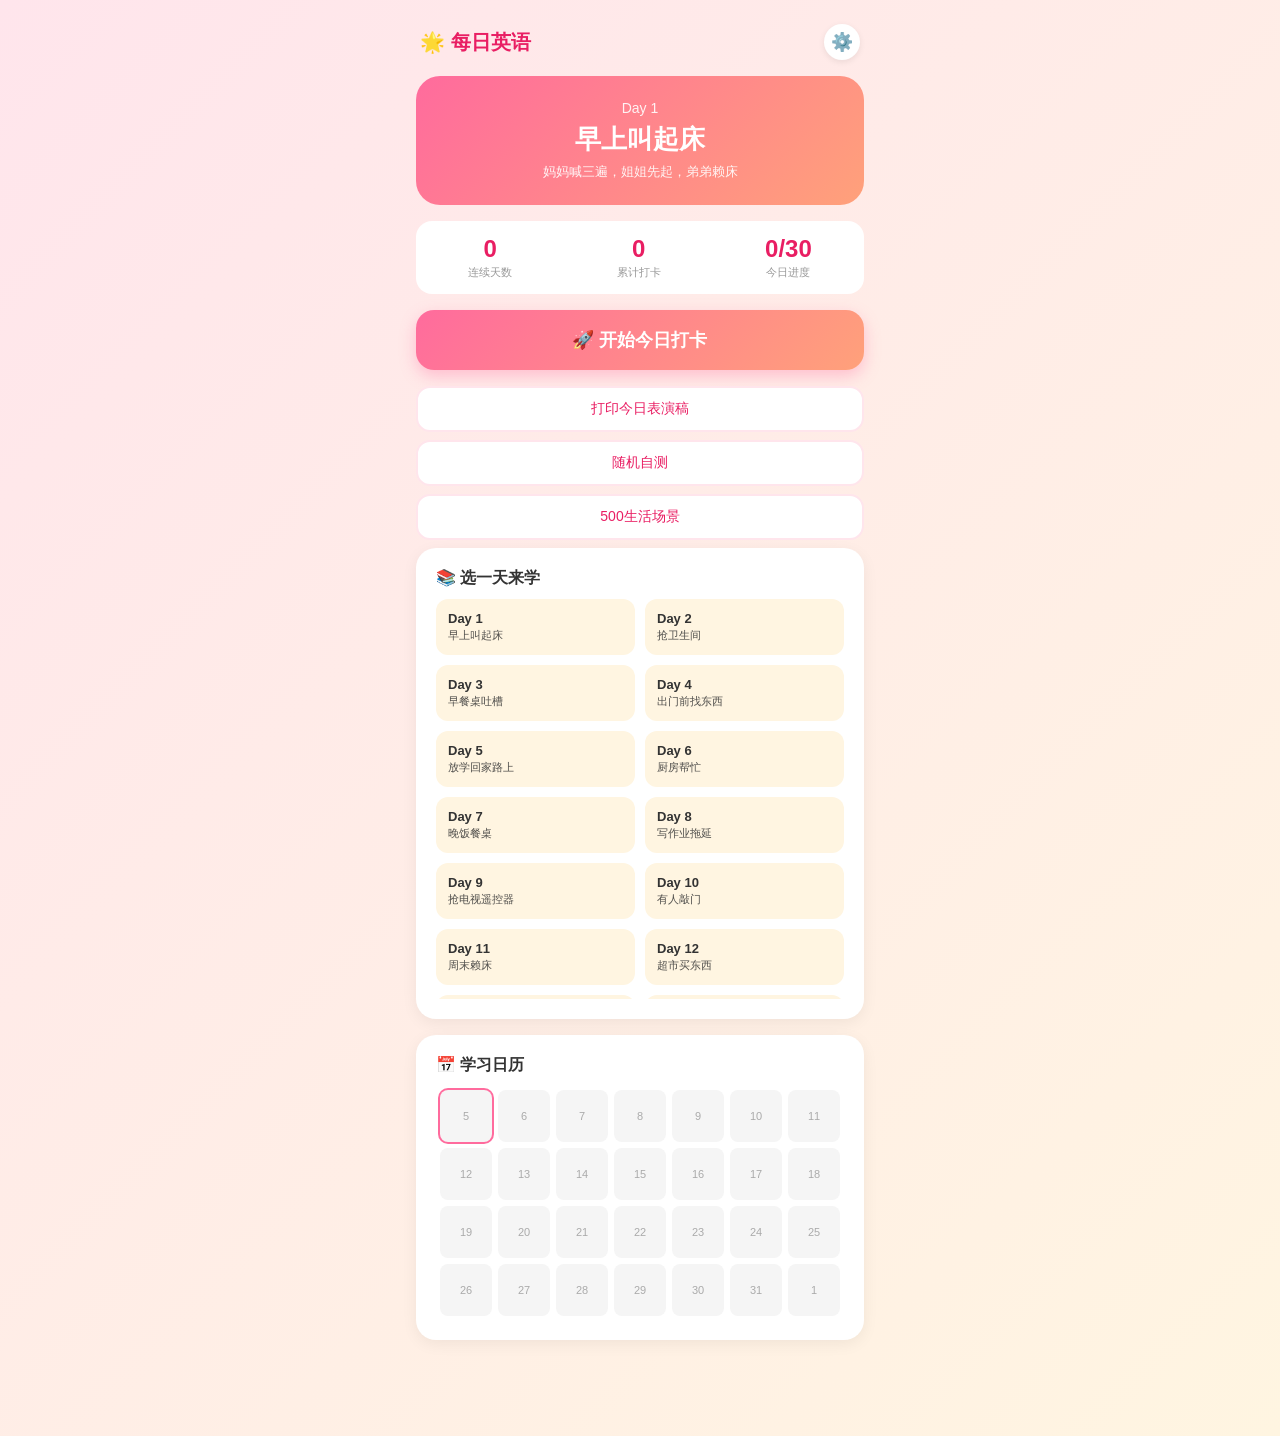
<file: index.html>
﻿<!DOCTYPE html>
<html lang="zh-CN">
<head>
<meta charset="UTF-8">
<meta name="viewport" content="width=device-width, initial-scale=1, maximum-scale=1, user-scalable=no">
<meta name="apple-mobile-web-app-capable" content="yes">
<meta name="apple-mobile-web-app-title" content="每日英语">
<title>每日英语打卡</title>
<link rel="stylesheet" href="css/style.css">
</head>
<body>
<div class="wrap">
  <div class="top">
    <h1>🌟 每日英语</h1>
    <button class="icon-btn" onclick="showSettings()">⚙️</button>
  </div>

  <div id="hero" class="day-hero">
    <div class="day-num">Day <span id="dayNum">1</span></div>
    <div class="day-theme" id="dayTheme">加载中...</div>
    <div class="day-desc" id="dayDesc"></div>
  </div>

  <div class="streak-row">
    <div class="item"><div class="num" id="streak">0</div><div class="label">连续天数</div></div>
    <div class="item"><div class="num" id="totalDays">0</div><div class="label">累计打卡</div></div>
    <div class="item"><div class="num" id="todayProg">0/30</div><div class="label">今日进度</div></div>
  </div>

  <button class="big-btn" onclick="startToday()">🚀 开始今日打卡</button>
  <button class="sub-btn" onclick="printToday()">打印今日表演稿</button>
  <button class="sub-btn" onclick="startQuiz()">随机自测</button>
  <button class="sub-btn" onclick="openScenes()">500生活场景</button>

  <div class="card">
    <div style="font-weight:700;margin-bottom:10px;">📚 选一天来学</div>
    <div id="dayPicker" style="display:grid;grid-template-columns:repeat(2,1fr);gap:10px;max-height:400px;overflow-y:auto;"></div>
  </div>

  <div class="card">
    <div style="font-weight:700;margin-bottom:10px;">📅 学习日历</div>
    <div class="calendar" id="calendar"></div>
  </div>

  <div id="settingsPanel" style="display:none">
    <div class="card">
      <div style="font-weight:700;margin-bottom:12px;">⚙️ 设置</div>
      <div class="form-row">
        <label>Worker 地址（部署 Cloudflare 后的 URL）</label>
        <input id="cfgUrl" placeholder="https://xxx.workers.dev">
      </div>
      <div class="form-row">
        <label>App 密码（和 Worker 里设的一致）</label>
        <input id="cfgPwd" type="password" placeholder="例如 mama2026">
      </div>
      <button class="big-btn" onclick="saveCfg()">💾 保存</button>
      <button class="sub-btn" onclick="testTTS()">🔊 测试一下</button>
      <div id="cfgMsg" class="tiny"></div>
      <div class="tiny" style="margin-top:12px;">不知道怎么填？让 Cowork 帮你部署 Worker，然后把生成的 URL 填这里。</div>
    </div>
  </div>
</div>

<script src="js/core.js?v=20260523-scenes"></script>
<script src="data/daily-life.js?v=20260523-scenes"></script>
<script>
const TOTAL_DAYS = (window.DAILY_LIFE && DAILY_LIFE.days.length) || 30;

function refresh() {
  const dayId = DE.Tracking.currentDayId(TOTAL_DAYS);
  const day = DAILY_LIFE.days.find(d => d.id === dayId) || DAILY_LIFE.days[0];
  document.getElementById('dayNum').textContent = dayId;
  document.getElementById('dayTheme').textContent = day.theme;
  document.getElementById('dayDesc').textContent = day.desc || '';

  document.getElementById('streak').textContent = DE.Tracking.getStreak();
  const allDays = DE.Tracking.getAllDays();
  const finished = Object.values(allDays).filter(x => x.finished).length;
  document.getElementById('totalDays').textContent = finished;

  const today = DE.Tracking.getToday();
  const doneCount = today ? today.done.length : 0;
  const total = day.sentences.length;
  document.getElementById('todayProg').textContent = `${doneCount}/${total}`;

  renderCalendar(allDays);
}

function renderCalendar(allDays) {
  const cal = document.getElementById('calendar');
  cal.innerHTML = '';
  const today = DE.Tracking.todayStr();
  // 显示从开始日起的天数，最多 28
  let startStr = today;
  const days = Object.keys(allDays).sort();
  if (days.length) startStr = days[0];
  const start = new Date(startStr);
  const todayD = new Date(today);
  const diff = Math.floor((todayD - start) / 86400000);
  const showDays = Math.max(28, diff + 7);
  for (let i = 0; i < showDays; i++) {
    const d = new Date(start); d.setDate(d.getDate() + i);
    const ds = d.toISOString().slice(0, 10);
    const cell = document.createElement('div');
    cell.className = 'cal-cell';
    cell.textContent = d.getDate();
    if (allDays[ds] && allDays[ds].finished) cell.classList.add('done');
    if (ds === today) cell.classList.add('today');
    cal.appendChild(cell);
  }
}

function startToday() {
  if (!DE.Config.isReady()) {
    alert('请先在 ⚙️ 设置里填 Worker 地址和密码');
    showSettings();
    return;
  }
  location.href = 'pages/daily.html?v=20260523-scenes';
}

function openScenes() {
  location.href = 'pages/scenes2.html?v=20260524-scenes2-mobile2';
}

function startQuiz() {
  location.href = 'pages/quiz.html?mode=random&v=20260523-scenes';
}

function printToday() {
  const dayId = DE.Tracking.currentDayId(TOTAL_DAYS);
  location.href = `pages/print.html?day=${dayId}&v=20260523-scenes`;
}

function showSettings() {
  const p = document.getElementById('settingsPanel');
  p.style.display = p.style.display === 'none' ? 'block' : 'none';
  document.getElementById('cfgUrl').value = DE.Config.workerUrl;
  document.getElementById('cfgPwd').value = DE.Config.password;
}

function saveCfg() {
  DE.Config.workerUrl = document.getElementById('cfgUrl').value.trim();
  DE.Config.password = document.getElementById('cfgPwd').value.trim();
  document.getElementById('cfgMsg').innerHTML = '<span class="ok-msg">✅ 已保存</span>';
}

async function testTTS() {
  document.getElementById('cfgMsg').textContent = '测试中...';
  try {
    await DE.TTS.unlock();
    await DE.TTS.playOne({
      en: "Mom, five more minutes!",
      speaker: 'brother',
      type: 'whine'
    });
  } catch (e) {
    document.getElementById('cfgMsg').innerHTML = `<span class="err-msg">⚠️ ${e.message}</span>`;
    return;
  }
  document.getElementById('cfgMsg').innerHTML = '<span class="ok-msg">✅ 听到声音就是成功</span>';
}

function renderDayPicker() {
  const picker = document.getElementById('dayPicker');
  if (!picker) return;
  const allDays = DE.Tracking.getAllDays();
  const finishedIds = new Set(Object.values(allDays).filter(x => x.finished).map(x => x.dayId));
  picker.innerHTML = '';
  DAILY_LIFE.days.forEach(d => {
    const btn = document.createElement('button');
    const done = finishedIds.has(d.id);
    btn.style.cssText = `padding:12px;border-radius:12px;border:none;background:${done?'linear-gradient(135deg,#A8E6CF,#81C784)':'#FFF5E1'};color:${done?'white':'#333'};font-size:13px;text-align:left;cursor:pointer;`;
    btn.innerHTML = `<div style="font-weight:700;">Day ${d.id} ${done?'✓':''}</div><div style="font-size:11px;opacity:.85;margin-top:2px;">${d.theme}</div>`;
    btn.onclick = () => { localStorage.setItem('chosen_day', d.id); location.href='pages/daily.html?v=20260523-scenes'; };
    picker.appendChild(btn);
  });
}

refresh();
renderDayPicker();
</script>
</body>
</html>
</file>
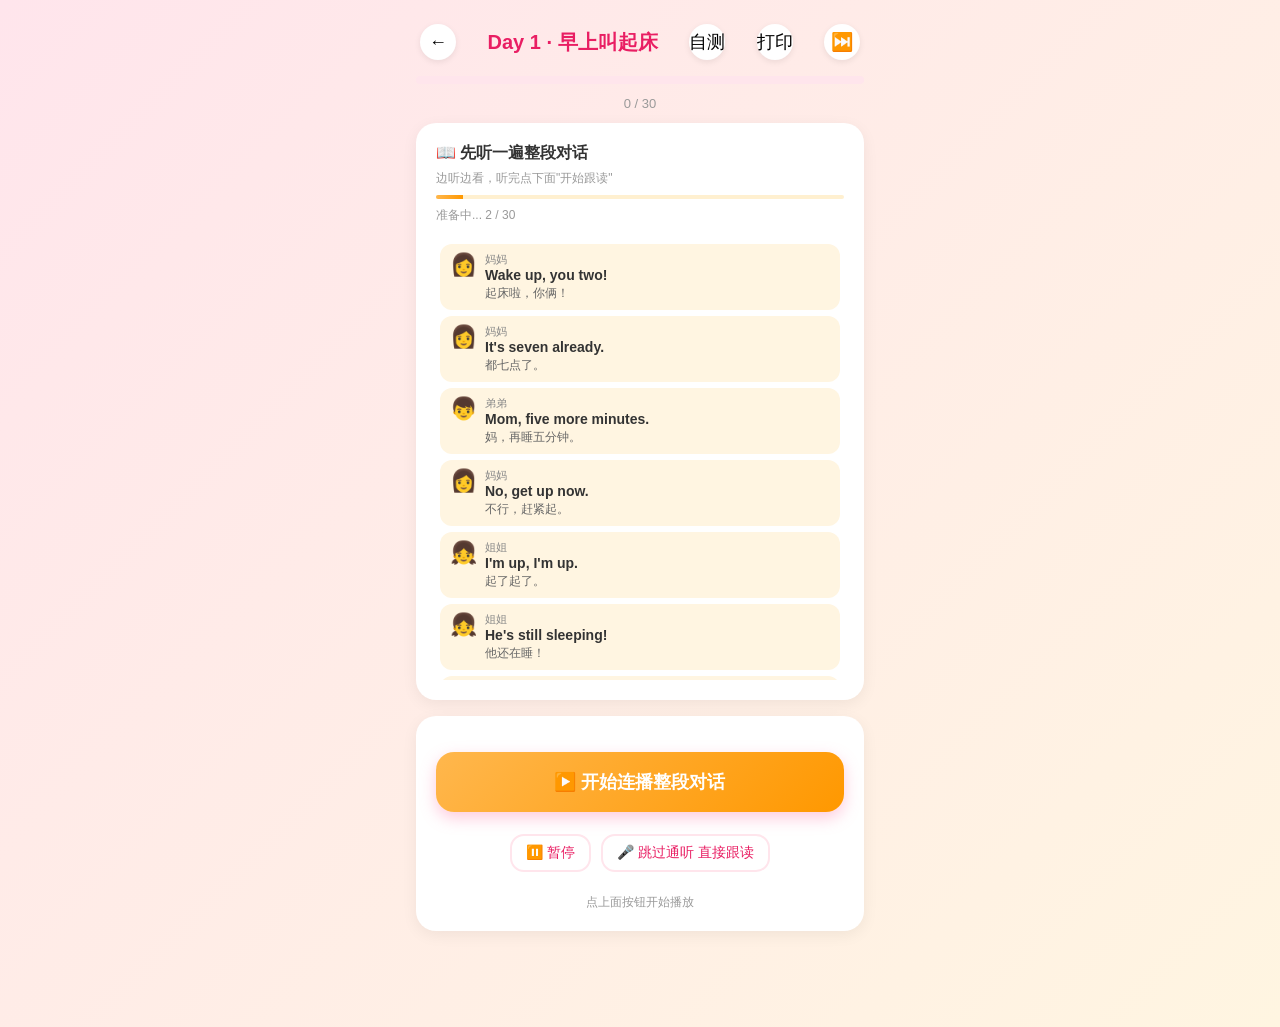
<file: pages/daily.html>
<!DOCTYPE html>
<html lang="zh-CN">
<head>
<meta charset="UTF-8">
<meta name="viewport" content="width=device-width, initial-scale=1, maximum-scale=1, user-scalable=no">
<title>今日打卡</title>
<link rel="stylesheet" href="../css/style.css">
<style>
  /* 完整对话脚本区域 */
  .dialog-list { max-height: 50vh; overflow-y: auto; padding: 8px 4px; }
  .dialog-line {
    display: flex; gap: 8px; padding: 8px 10px; margin: 6px 0;
    border-radius: 12px; background: #FFF5E1;
    transition: background .2s;
  }
  .dialog-line.playing { background: linear-gradient(135deg, #FFE082, #FFCA28); }
  .dialog-line.done    { opacity: .55; }
  .dialog-line.skipped { opacity: .35; background: #F0F0F0; }
  .dialog-line .role-icon { font-size: 22px; }
  .dialog-line .role-body { flex: 1; }
  .dialog-line .role-name { font-size: 11px; color: #888; }
  .dialog-line .role-en   { font-size: 14px; font-weight: 600; color: #333; }
  .dialog-line .role-zh   { font-size: 12px; color: #666; margin-top: 2px; }
  .listen-ctrl {
    display: flex; gap: 10px; align-items: center; justify-content: center;
    flex-wrap: wrap; padding: 6px 0;
  }
  .listen-ctrl .sub-btn { width: auto; padding: 8px 14px; }
  /* 预下载进度条 */
  .prefetch-bar {
    height: 4px; background: #FFF0D0; border-radius: 2px; overflow: hidden;
    margin: 8px 0;
  }
  .prefetch-bar .fill {
    height: 100%; background: linear-gradient(90deg,#FFB74D,#FF9800);
    width: 0%; transition: width .3s;
  }
  /* 录音中的红点呼吸动画 */
  .mic-btn.recording {
    background: #E53935 !important;
    animation: micPulse 1.2s ease-in-out infinite;
  }
  @keyframes micPulse {
    0%,100% { box-shadow: 0 0 0 0 rgba(229,57,53,0.6); }
    50%     { box-shadow: 0 0 0 12px rgba(229,57,53,0); }
  }
  .mic-btn.uploading { background: #FFA726 !important; }
  .mic-btn.uploading::after {
    content: ''; display: inline-block; width: 12px; height: 12px;
    border: 2px solid white; border-top-color: transparent;
    border-radius: 50%; animation: spin 0.8s linear infinite;
    margin-left: 6px; vertical-align: middle;
  }
  @keyframes spin { to { transform: rotate(360deg); } }
  /* 评分卡里的回放按钮 */
  .replay-row {
    display: flex; gap: 10px; justify-content: center; margin-top: 8px;
    flex-wrap: wrap;
  }
  .replay-row button {
    background: #FFF; border: 1px solid #FFB74D; color: #E65100;
    padding: 6px 14px; border-radius: 18px; font-size: 13px;
    cursor: pointer;
  }
  .replay-row button:active { background: #FFE0B2; }
  /* 逐词高亮：绿读对了/黄读近似/红读错或跳词 */
  .word-diff {
    font-size: 18px; line-height: 1.7; font-weight: 600;
    text-align: center; margin: 8px 0; word-wrap: break-word;
  }
  .word-diff .w {
    display: inline-block; padding: 1px 6px; margin: 2px 2px;
    border-radius: 6px; transition: background .2s;
  }
  .word-diff .w.match { background: #C8E6C9; color: #1B5E20; }
  .word-diff .w.close { background: #FFF59D; color: #6F4500; }
  .word-diff .w.wrong { background: #FFCDD2; color: #B71C1C; text-decoration: line-through; }
  .word-diff .w.miss  { background: #FFCDD2; color: #B71C1C; opacity: .8; }
  .word-diff .w.miss::after { content: '？'; font-size: 12px; vertical-align: super; }
  .word-diff .w .heard {
    display: block; font-size: 11px; font-weight: 400;
    color: #888; margin-top: -2px;
  }
  .word-legend {
    display: flex; gap: 8px; justify-content: center; flex-wrap: wrap;
    font-size: 11px; color: #999; margin-top: 4px;
  }
  .word-legend span { display: inline-block; padding: 1px 6px; border-radius: 4px; }
</style>
</head>
<body>
<div class="wrap">
  <div class="top">
    <button class="icon-btn" onclick="location.href='../index.html'">←</button>
    <h1 id="title">Day 1</h1>
    <button class="icon-btn" onclick="quizCurrentLesson()" title="本课自测">自测</button>
    <button class="icon-btn" onclick="printCurrentLesson()" title="打印表演稿">打印</button>
    <button class="icon-btn" onclick="skipOne()" title="跳过这一句">⏭️</button>
  </div>

  <div class="progress"><div id="progBar" style="width:0%"></div></div>
  <div style="text-align:center;font-size:13px;color:#999;margin-bottom:12px;">
    <span id="progText">0 / 0</span>
  </div>

  <!-- ============ 阶段一：通听整段对话 ============ -->
  <div id="listenPhase">
    <div class="card">
      <div style="font-weight:700;margin-bottom:6px;">📖 先听一遍整段对话</div>
      <div class="tiny" style="color:#999;margin-bottom:4px;">边听边看，听完点下面"开始跟读"</div>
      <div class="prefetch-bar"><div class="fill" id="prefetchFill"></div></div>
      <div class="tiny" id="prefetchText" style="color:#999;margin-bottom:6px;">准备中... 0 / 30</div>
      <div id="dialogList" class="dialog-list"></div>
    </div>
    <div class="card">
      <button class="big-btn" id="playAllBtn" onclick="playAll()" style="background:linear-gradient(135deg,#FFB74D,#FF9800);color:white;">▶️ 开始连播整段对话</button>
      <div class="listen-ctrl" style="margin-top:10px;">
        <button class="sub-btn" onclick="stopAll()">⏸️ 暂停</button>
        <button class="sub-btn" onclick="startPractice()">🎤 跳过通听 直接跟读</button>
      </div>
      <div class="tiny" id="listenStatus" style="text-align:center;color:#999;margin-top:8px;">点上面按钮开始播放</div>
    </div>
  </div>

  <!-- ============ 阶段二：逐句跟读 ============ -->
  <div id="practicePhase" style="display:none;">
    <div class="step-row">
      <div class="step" id="step1"><div class="dot">1</div>听</div>
      <div class="step" id="step2"><div class="dot">2</div>看</div>
      <div class="step" id="step3"><div class="dot">3</div>说</div>
      <div class="step" id="step4"><div class="dot">4</div>过</div>
    </div>

    <div class="card">
      <div id="speakerTag" class="speaker-tag">🎬</div>
      <div class="sentence-en" id="senEn">Loading...</div>
      <div class="sentence-zh hidden" id="senZh" onclick="revealZh()"></div>

      <div style="text-align:center;margin-top:8px;display:flex;gap:8px;justify-content:center;flex-wrap:wrap;">
        <button class="sub-btn" style="width:auto;padding:8px 16px;" onclick="playSentence()">🔊 再听一次</button>
        <button class="sub-btn" style="width:auto;padding:8px 16px;background:#42A5F5;color:#fff;" onclick="playSentenceSlow()">🐢 慢速听</button>
      </div>

      <button class="mic-btn" id="micBtn" onclick="onMic()">🎤</button>
      <div class="mic-hint" id="micHint">点麦克风开始跟读</div>

      <div id="resultBox"></div>
    </div>

    <div class="card" style="text-align:center;">
      <div style="font-size:13px;color:#666;margin-bottom:8px;">说错了？</div>
      <button class="sub-btn" onclick="prev()">⬅️ 上一句</button>
      <button class="sub-btn" onclick="onMic()">🎤 再试一次</button>
      <div class="tiny" id="tryCount"></div>
    </div>
  </div>
</div>

<script src="../js/core.js?v=20260530-listen"></script>
<script src="../data/daily-life.js?v=20260530-listen"></script>
<script>
const TOTAL_DAYS = DAILY_LIFE.days.length;
const chosen = localStorage.getItem('chosen_day');
const dayId = chosen ? parseInt(chosen) : DE.Tracking.currentDayId(TOTAL_DAYS);
localStorage.removeItem('chosen_day');
const day = DAILY_LIFE.days.find(d => d.id === dayId) || DAILY_LIFE.days[0];
const sentences = day.sentences;
let curIdx = 0;
let tryNum = 0;
const MAX_TRY = 3;
const PASS_SCORE = 70;       // Whisper 比浏览器识别准；阈值微调
const MIN_LEN_RATIO = 0.6;
const RECORD_MAX_MS = 4000;  // 录音最长 4 秒，超时自动停

document.getElementById('title').textContent = `Day ${day.id} · ${day.theme}`;

// ============ 通用工具 ============
function getVoice(speaker) {
  return (DAILY_LIFE.defaultSpeakers || {})[speaker] || 'shimmer';
}
function getEmotion(type) {
  return (DAILY_LIFE.emotionMap || {})[type] || 'Speak naturally like a real person in daily life. ';
}
function getInstructions(speaker, type) {
  return ((DAILY_LIFE.speakerHints || {})[speaker] || '') + getEmotion(type);
}
function speakerIcon(sp) {
  return ({ mom:'👩', kid:'🧒', dad:'👨', teacher:'👩‍🏫', doctor:'🧑‍⚕️', grandma:'👵', grandpa:'👴', sister:'👧', brother:'👦', classmate:'🧒' })[sp] || '🎬';
}
function speakerName(sp) {
  return ({ mom:'妈妈', kid:'小朋友', dad:'爸爸', teacher:'老师', doctor:'医生', grandma:'奶奶', grandpa:'爷爷', sister:'姐姐', brother:'弟弟', classmate:'同学' })[sp] || '说话人';
}

// ============ 阶段一：通听整段 ============
function renderDialogList() {
  const wrap = document.getElementById('dialogList');
  wrap.innerHTML = '';
  sentences.forEach((s, i) => {
    const row = document.createElement('div');
    row.className = 'dialog-line';
    row.id = 'dl_' + i;
    row.onclick = () => playOneInList(i);
    row.innerHTML = `
      <div class="role-icon">${speakerIcon(s.speaker)}</div>
      <div class="role-body">
        <div class="role-name">${speakerName(s.speaker)}</div>
        <div class="role-en">${s.en}</div>
        <div class="role-zh">${s.zh}</div>
      </div>`;
    wrap.appendChild(row);
  });
}

function markListenRow(i, cls) {
  document.querySelectorAll('.dialog-line').forEach(r => r.classList.remove('playing'));
  const row = document.getElementById('dl_' + i);
  if (!row) return;
  if (cls === 'playing') row.classList.add('playing');
  if (cls === 'done')    row.classList.add('done');
  if (cls === 'skipped') row.classList.add('skipped');
  row.scrollIntoView({ behavior: 'smooth', block: 'center' });
}

async function playOneInList(i) {
  if (DE.TTS.playing) return;
  await DE.TTS.unlock();
  markListenRow(i, 'playing');
  try { await DE.TTS.playOne(sentences[i]); }
  catch (e) { console.warn('playOne err', e.message); }
  markListenRow(i, 'done');
}

async function playAll() {
  if (DE.TTS.playing) return;
  await DE.TTS.unlock();
  await DE.Ambience.start(sceneKind(day));
  const status = document.getElementById('listenStatus');
  status.textContent = '🔊 正在连播...';
  document.getElementById('playAllBtn').disabled = true;
  await DE.TTS.playAll(
    sentences,
    (i, state) => markListenRow(i, state),
    () => {
      document.getElementById('playAllBtn').disabled = false;
      status.innerHTML = '✅ 整段播完了！点 <b>🎤 跳过通听 直接跟读</b> 进入练习';
    }
  );
}

function stopAll() {
  DE.TTS.stop();
  DE.Ambience.stop();
  document.getElementById('playAllBtn').disabled = false;
  document.getElementById('listenStatus').textContent = '⏸️ 已暂停';
}

function startPractice() {
  stopAll();
  document.getElementById('listenPhase').style.display = 'none';
  document.getElementById('practicePhase').style.display = '';
  if (!DE.Recorder.isSupported()) {
    showMicWarning();
  }
  loadCurrent();
}

function sceneKind(d) {
  const text = `${d.theme || ''} ${d.desc || ''}`.toLowerCase();
  if (text.includes('雨') || text.includes('rain')) return 'rain';
  if (text.includes('厨房') || text.includes('晚饭') || text.includes('早餐') || text.includes('kitchen')) return 'kitchen';
  if (text.includes('超市') || text.includes('market') || text.includes('买东西')) return 'market';
  if (text.includes('公园') || text.includes('park')) return 'park';
  if (text.includes('睡') || text.includes('夜') || text.includes('bed')) return 'night';
  return 'home';
}

function quizCurrentLesson() {
  location.href = `quiz.html?mode=day&day=${day.id}&v=20260523-quiz-prev`;
}

function printCurrentLesson() {
  location.href = `print.html?day=${day.id}&v=20260523-quiz-prev`;
}

function showMicWarning() {
  const hint = document.getElementById('micHint');
  hint.innerHTML = '⚠️ 此设备无法录音，跟读会自动通过<br><span class="tiny">需要 iOS 14.3+ / 新版 Chrome</span>';
}

// ============ 后台预下载整段音频 ============
async function prefetchAll() {
  const fill = document.getElementById('prefetchFill');
  const text = document.getElementById('prefetchText');
  try {
    await DE.TTS.prefetchAll(sentences, (done, total) => {
      fill.style.width = (done / total * 100) + '%';
      if (done < total) {
        text.textContent = `准备中... ${done} / ${total}`;
      } else {
        text.textContent = `✅ 全部 ${total} 句已就绪，马上连播`;
        // 准备完成自动开始连播
        if (!DE.TTS.playing && !window._autoPlayed) {
          window._autoPlayed = true;
          setTimeout(() => {
            // 还在 listen 模式才自动播
            if (document.getElementById('listenPhase').style.display !== 'none') {
              playAll();
            }
          }, 300);
        }
      }
    });
  } catch (e) {
    text.textContent = '⚠️ 预下载失败（可仍点连播，会按需下载）';
  }
}

// ============ 阶段二：逐句跟读 ============
function setStep(n) {
  for (let i = 1; i <= 4; i++) {
    const el = document.getElementById('step' + i);
    el.classList.remove('active', 'done');
    if (i < n) el.classList.add('done');
    if (i === n) el.classList.add('active');
  }
}

function updateProgress() {
  document.getElementById('progBar').style.width = (curIdx / sentences.length * 100) + '%';
  document.getElementById('progText').textContent = `${curIdx} / ${sentences.length}`;
}

async function loadCurrent() {
  if (curIdx >= sentences.length) return finishDay();
  const s = sentences[curIdx];
  tryNum = 0;
  document.getElementById('speakerTag').textContent = speakerIcon(s.speaker) + ' ' + speakerName(s.speaker);
  document.getElementById('senEn').textContent = s.en;
  const zh = document.getElementById('senZh');
  zh.textContent = s.zh;
  zh.classList.add('hidden');
  document.getElementById('resultBox').innerHTML = '';
  document.getElementById('tryCount').textContent = '';
  setMicUI('idle');
  setStep(1);
  updateProgress();
  await playSentence();
  setStep(2);
}

async function playSentence() {
  await DE.TTS.unlock();
  try { await DE.TTS.playOne(sentences[curIdx]); }
  catch (e) { console.warn('playSentence err', e.message); }
}

// 慢速听：用 Web Audio API 把 playbackRate 改成 0.65（音调也会变低，但能听清每个词）
async function playSentenceSlow() {
  await DE.TTS.unlock();
  const s = sentences[curIdx];
  try {
    const voiceId = (window.VOICE_IDS && window.VOICE_IDS[s.speaker]) || 'shimmer';
    const buf = await DE.TTS._fetchBuffer(s.en, voiceId, s.type);
    const ctx = DE.TTS.ctx || DE.TTS._ensureCtx();
    DE.TTS.stop();
    const src = ctx.createBufferSource();
    src.buffer = buf;
    src.playbackRate.value = 0.65;
    src.connect(ctx.destination);
    src.start(0);
    DE.TTS.currentSrc = src;
  } catch (e) {
    console.warn('playSentenceSlow err', e.message);
  }
}

function revealZh() {
  document.getElementById('senZh').classList.remove('hidden');
  setStep(3);
}

// mic 按钮状态机：idle → recording → uploading → idle
let _recording = false;
let _recordTimer = null;

function setMicUI(state) {
  const btn = document.getElementById('micBtn');
  const hint = document.getElementById('micHint');
  btn.classList.remove('recording', 'uploading', 'listening');
  switch (state) {
    case 'recording':
      btn.classList.add('recording');
      btn.textContent = '⏹️';
      hint.textContent = '🔴 录音中... 再点一下停（4 秒自动停）';
      break;
    case 'uploading':
      btn.classList.add('uploading');
      btn.textContent = '🎤';
      hint.textContent = '⏳ 正在判分...';
      break;
    default:
      btn.textContent = '🎤';
      hint.textContent = '点麦克风开始跟读';
  }
}

async function onMic() {
  // 无录音支持时直接通过
  if (!DE.Recorder.isSupported()) {
    DE.Tracking.markDone(day.id, curIdx);
    setStep(4);
    setTimeout(next, 600);
    return;
  }

  // 第二次点：停止录音
  if (_recording) return stopRec();

  // 第一次点：开始录音
  await DE.TTS.unlock();   // 顺便解锁 audio，回放需要
  document.getElementById('senZh').classList.remove('hidden');
  setStep(3);
  document.getElementById('resultBox').innerHTML = '';
  try {
    await DE.Recorder.start();
  } catch (e) {
    showMicError(e.message);
    return;
  }
  _recording = true;
  setMicUI('recording');
  if (_recordTimer) clearTimeout(_recordTimer);
  _recordTimer = setTimeout(stopRec, RECORD_MAX_MS);
}

async function stopRec() {
  if (!_recording) return;
  _recording = false;
  if (_recordTimer) { clearTimeout(_recordTimer); _recordTimer = null; }
  setMicUI('uploading');
  let heard = '';
  let blob = null;
  try {
    blob = await DE.Recorder.stop();
  } catch (e) {
    console.warn('stop err', e);
  }
  try {
    if (blob) heard = await DE.Recorder.transcribe(blob);
  } catch (e) {
    console.warn('whisper err', e.message);
    handleNetFail();
    return;
  }
  setMicUI('idle');
  scoreAndShow(heard);
}

function showMicError(msg) {
  setMicUI('idle');
  document.getElementById('micHint').textContent = '⚠️ ' + msg;
}

function handleNetFail() {
  setMicUI('idle');
  document.getElementById('resultBox').innerHTML = `
    <div class="result pass">
      <div style="font-size:13px;opacity:.8;">😅 网络问题，给你过了</div>
    </div>`;
  DE.Tracking.markDone(day.id, curIdx);
  setStep(4);
  setTimeout(next, 1500);
}

function scoreAndShow(heard) {
  const s = sentences[curIdx];
  if (!heard || !heard.trim()) {
    showResult(0, 0, false, '(没听到声音)');
    tryNum++;
    document.getElementById('tryCount').textContent = `已尝试 ${tryNum}/${MAX_TRY} 次`;
    if (tryNum >= MAX_TRY) {
      setTimeout(() => { DE.Tracking.markDone(day.id, curIdx); next(); }, 1500);
    }
    return;
  }
  const { score, lenRatio, ok } = DE.Pronunciation.passed(s.en, heard, PASS_SCORE, MIN_LEN_RATIO);
  showResult(score, lenRatio, ok, heard);
  if (ok) {
    setStep(4);
    DE.Tracking.markDone(day.id, curIdx);
    setTimeout(next, 1500);
  } else {
    tryNum++;
    document.getElementById('tryCount').textContent = `已尝试 ${tryNum}/${MAX_TRY} 次`;
    if (tryNum >= MAX_TRY) {
      const box = document.getElementById('resultBox');
      box.innerHTML += '<div class="tiny" style="text-align:center;margin-top:8px;">已重试 3 次，2 秒后跳过</div>';
      setTimeout(() => { DE.Tracking.markDone(day.id, curIdx); next(); }, 2000);
    }
  }
}

function escapeHtml(s) {
  return String(s || '').replace(/[&<>"']/g, c => ({ '&':'&amp;', '<':'&lt;', '>':'&gt;', '"':'&quot;', "'":'&#39;' })[c]);
}

// 把 wordDiff 数组渲染成带颜色的 span。原句保留大小写/标点；只用 diff 决定颜色
function renderWordDiff(targetEn, heard) {
  const diff = DE.Pronunciation.wordDiff(targetEn, heard);
  if (!diff.length) return '';
  // 词数应该跟 target tokenize 后一致
  // 用空格切原句保留显示形式
  const targetTokens = targetEn.split(/(\s+)/);  // 保留空白
  // 把 diff 按非空白 token 对齐
  let di = 0;
  const html = targetTokens.map(tok => {
    if (/^\s*$/.test(tok)) return tok;  // 空格直接保留
    const rec = diff[di++] || { status: 'miss' };
    const cls = rec.status;
    const heardHtml = (rec.heardAs && rec.status !== 'match')
      ? `<span class="heard">${escapeHtml(rec.heardAs)}</span>`
      : '';
    return `<span class="w ${cls}">${escapeHtml(tok)}${heardHtml}</span>`;
  }).join('');
  return `
    <div class="word-diff">${html}</div>
    <div class="word-legend">
      <span class="w match" style="background:#C8E6C9;color:#1B5E20;">读对</span>
      <span class="w close" style="background:#FFF59D;color:#6F4500;">近似</span>
      <span class="w wrong" style="background:#FFCDD2;color:#B71C1C;">读错</span>
      <span class="w miss"  style="background:#FFCDD2;color:#B71C1C;">跳词</span>
    </div>`;
}

function showResult(score, lenRatio, ok, heard) {
  const cls = ok ? 'pass' : 'fail';
  const emoji = ok ? '🎉' : (score >= 50 ? '💪' : '😅');
  const tip = ok ? '太棒了！' : (lenRatio < 0.6 ? '说短了，再完整一点' : '再清楚一点');
  const s = sentences[curIdx];
  const replayBtn = DE.Recorder.hasPlayback()
    ? '<button onclick="DE.Recorder.playback()">▶️ 听听刚才</button>'
    : '';
  document.getElementById('resultBox').innerHTML = `
    <div class="result ${cls}">
      <div style="font-size:13px;opacity:.8;">${emoji} ${tip}</div>
      <div class="score">${score}<span style="font-size:14px;">分</span></div>
      ${renderWordDiff(s.en, heard)}
      <div class="heard" style="opacity:.5;font-size:11px;">Whisper 听到：${escapeHtml(heard) || '(无)'}</div>
      <div class="replay-row">
        ${replayBtn}
        <button onclick="DE.TTS.playOne(sentences[curIdx])">🔊 听原句</button>
      </div>
    </div>`;
}

function next() {
  curIdx++;
  loadCurrent();
}

function prev() {
  if (document.getElementById('practicePhase').style.display === 'none') {
    startPractice();
    return;
  }
  if (curIdx > 0) curIdx--;
  loadCurrent();
}

// 跳过：直接跳，不弹 confirm
function skipOne() {
  if (document.getElementById('practicePhase').style.display === 'none') {
    startPractice();
    return;
  }
  DE.Tracking.markDone(day.id, curIdx);
  next();
}

function finishDay() {
  DE.Ambience.stop();
  const streak = DE.Tracking.completeDay(day.id);
  document.body.innerHTML = `
    <div class="wrap" style="text-align:center;padding-top:60px;">
      <div style="font-size:80px;">🏆</div>
      <h1 style="color:#E91E63;margin:16px 0;">完成 Day ${day.id}!</h1>
      <div style="font-size:18px;color:#666;margin-bottom:24px;">连续打卡 ${streak} 天</div>
      <button class="big-btn" onclick="location.href='../index.html'">回主页</button>
    </div>`;
}

// ============ 启动：先渲染对话脚本 + 后台预下载，等用户点 ▶️ ============
renderDialogList();
document.getElementById('progText').textContent = `0 / ${sentences.length}`;
prefetchAll();  // 进页面就开始后台下载，不阻塞 UI
</script>
</body>
</html>
</file>
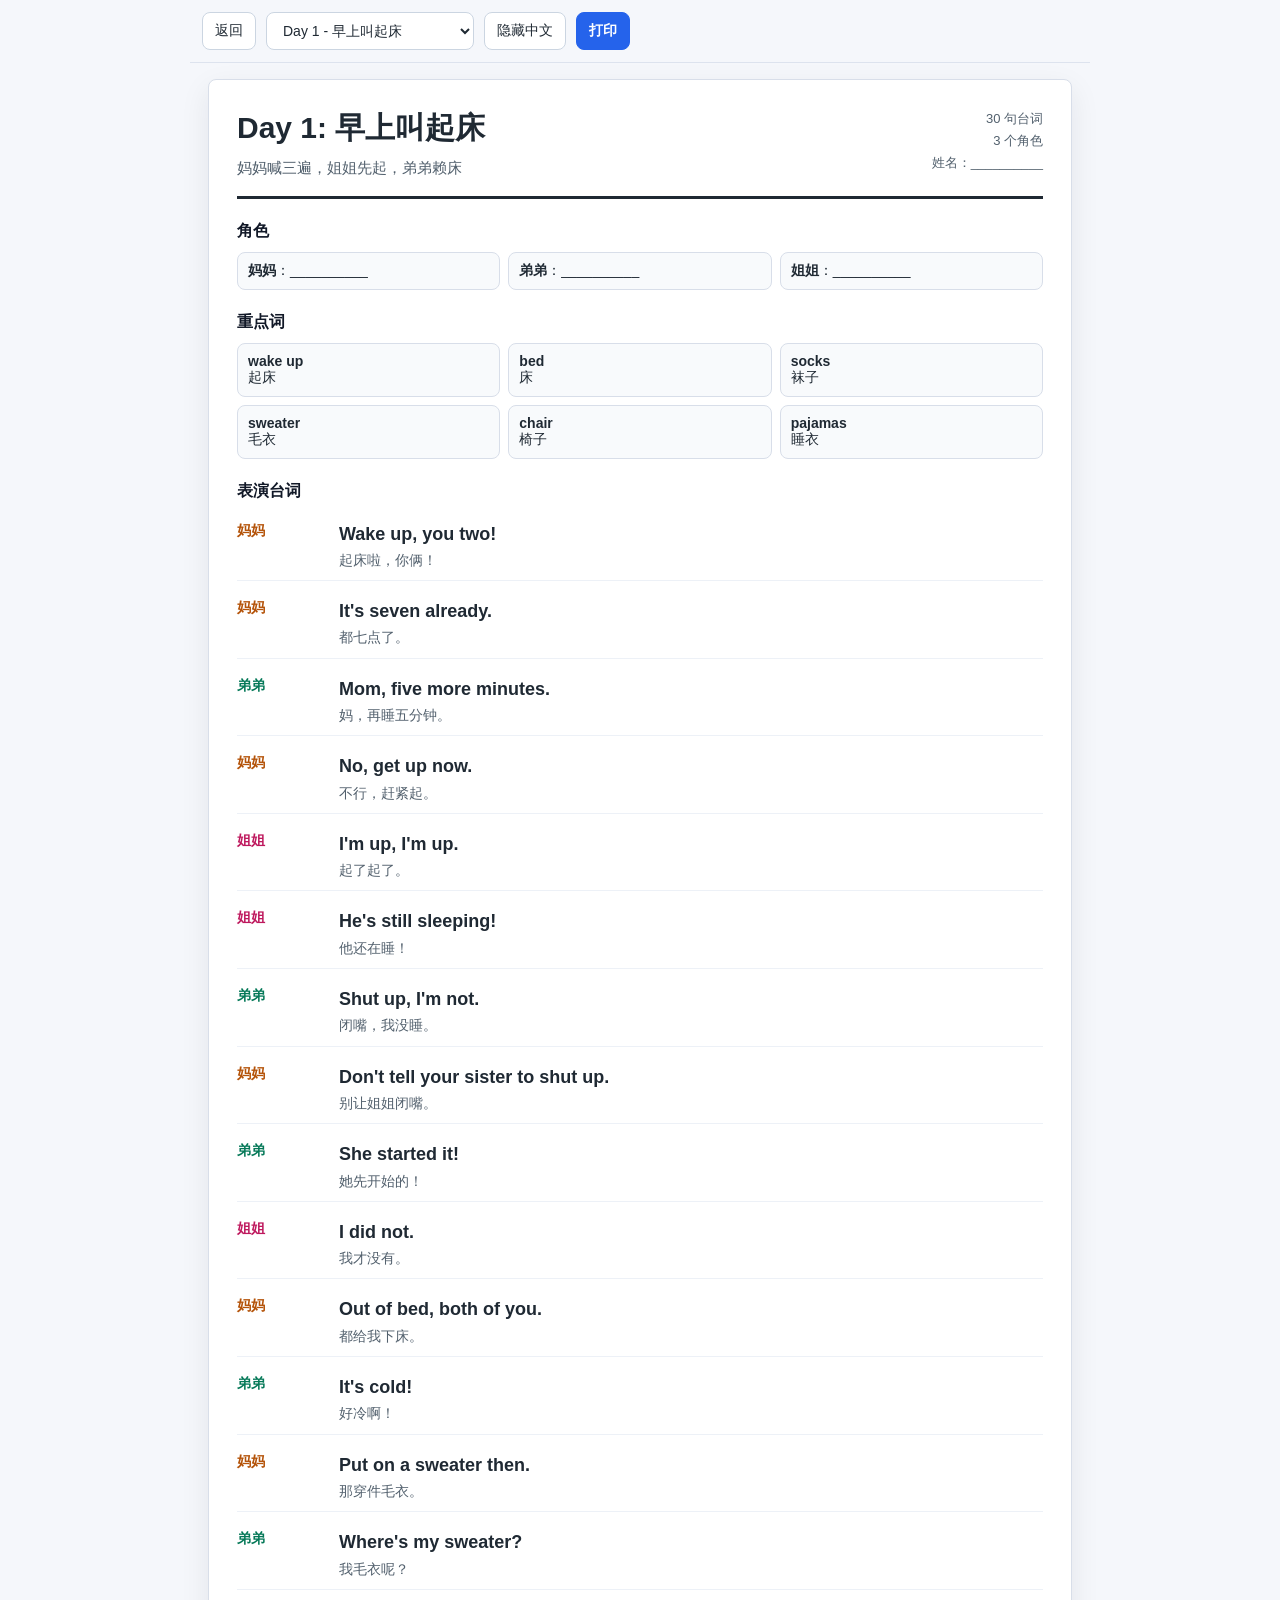
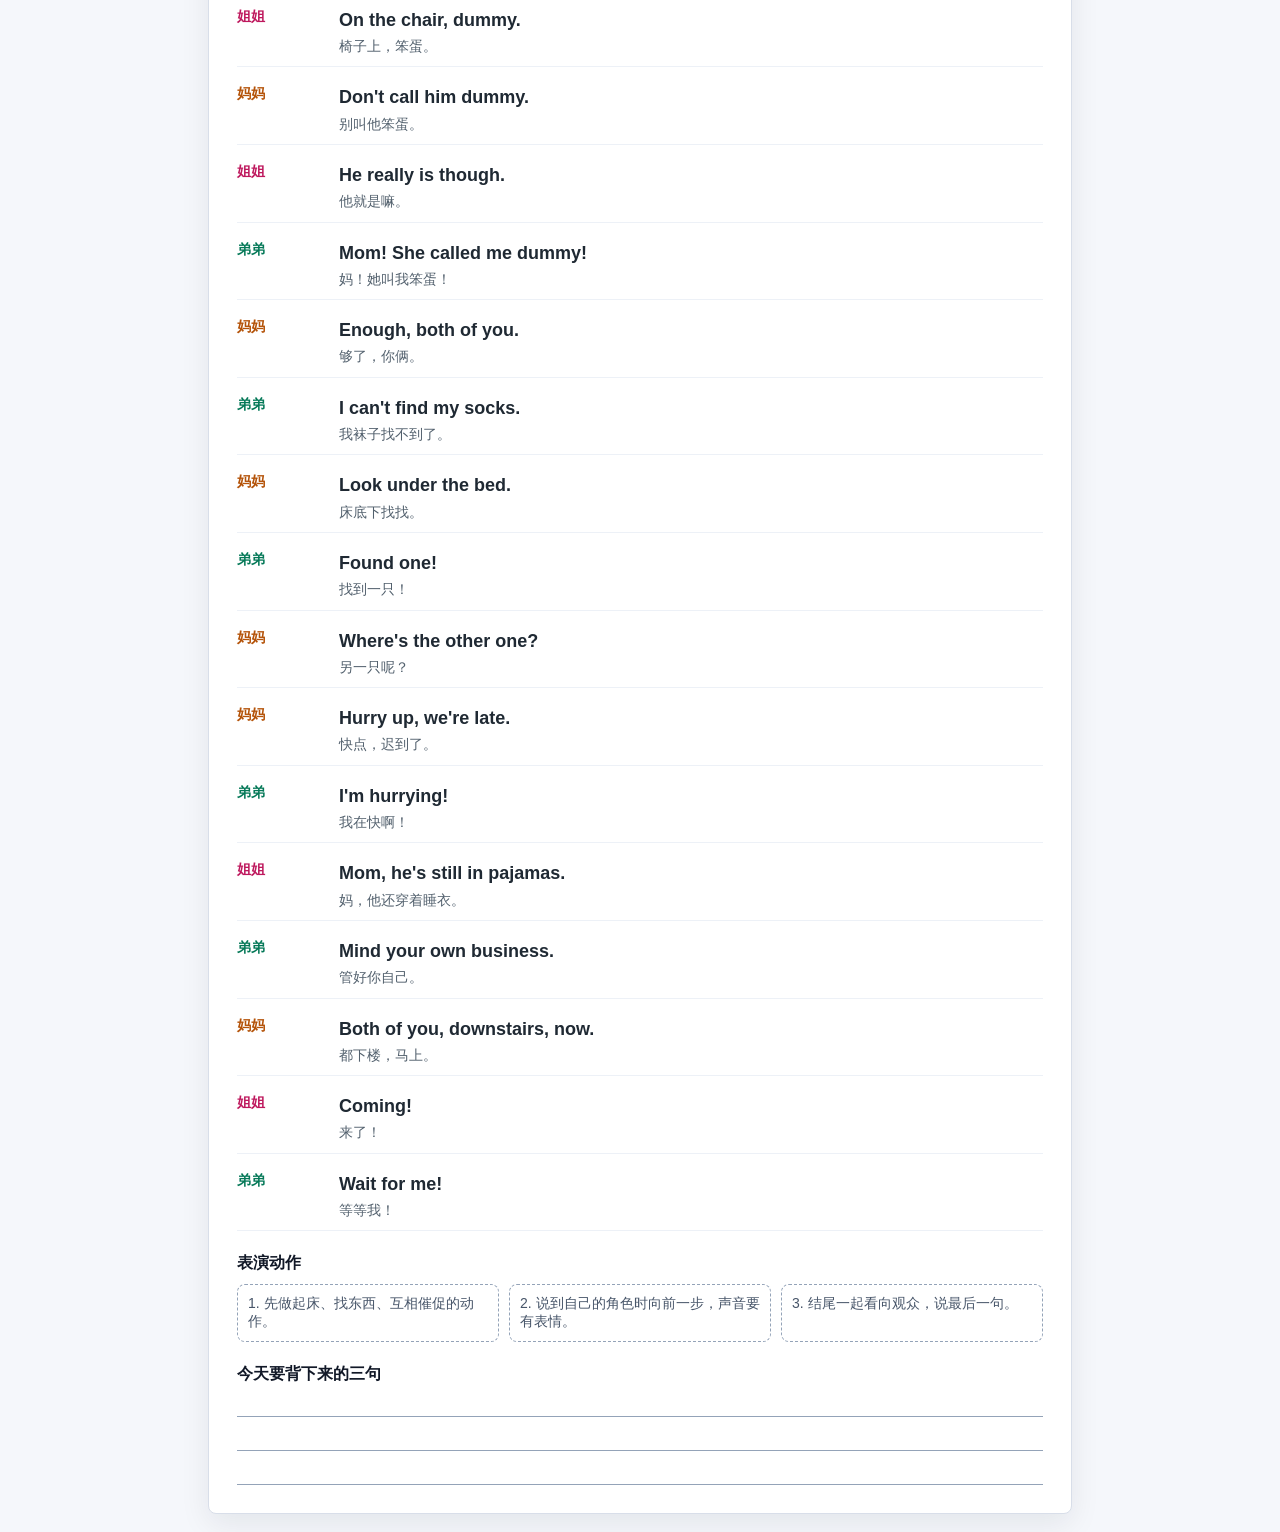
<file: pages/print.html>
<!DOCTYPE html>
<html lang="zh-CN">
<head>
<meta charset="UTF-8">
<meta name="viewport" content="width=device-width, initial-scale=1">
<title>打印表演稿</title>
<style>
  * { box-sizing: border-box; }
  body {
    margin: 0;
    font-family: -apple-system, BlinkMacSystemFont, "Segoe UI", Arial, sans-serif;
    color: #1f2933;
    background: #f5f7fb;
  }
  .page {
    max-width: 900px;
    margin: 0 auto;
    padding: 18px;
  }
  .toolbar {
    position: sticky;
    top: 0;
    z-index: 2;
    display: flex;
    gap: 10px;
    align-items: center;
    flex-wrap: wrap;
    padding: 12px;
    margin: -18px -18px 16px;
    background: rgba(245, 247, 251, .96);
    border-bottom: 1px solid #dde3ee;
  }
  .toolbar button,
  .toolbar select {
    height: 38px;
    border: 1px solid #cbd5e1;
    border-radius: 8px;
    background: #fff;
    color: #1f2933;
    padding: 0 12px;
    font-size: 14px;
  }
  .toolbar button.primary {
    border-color: #2563eb;
    background: #2563eb;
    color: #fff;
    font-weight: 700;
  }
  .sheet {
    background: #fff;
    border: 1px solid #d8dee9;
    border-radius: 8px;
    padding: 28px;
    box-shadow: 0 10px 30px rgba(15, 23, 42, .08);
  }
  .lesson-head {
    display: grid;
    grid-template-columns: 1fr auto;
    gap: 18px;
    align-items: start;
    padding-bottom: 16px;
    border-bottom: 3px solid #1f2933;
  }
  h1 {
    margin: 0 0 8px;
    font-size: 30px;
    letter-spacing: 0;
  }
  .desc {
    margin: 0;
    color: #52606d;
    font-size: 15px;
    line-height: 1.5;
  }
  .meta {
    min-width: 150px;
    text-align: right;
    color: #52606d;
    font-size: 13px;
    line-height: 1.7;
  }
  .section-title {
    margin: 22px 0 10px;
    font-size: 16px;
    font-weight: 800;
    color: #111827;
  }
  .role-grid,
  .word-grid {
    display: grid;
    grid-template-columns: repeat(3, 1fr);
    gap: 8px;
  }
  .tag {
    border: 1px solid #d8dee9;
    border-radius: 8px;
    padding: 9px 10px;
    font-size: 14px;
    background: #f8fafc;
  }
  .script {
    display: grid;
    gap: 8px;
  }
  .line {
    display: grid;
    grid-template-columns: 90px 1fr;
    gap: 12px;
    padding: 10px 0;
    border-bottom: 1px solid #edf1f7;
    break-inside: avoid;
  }
  .role {
    font-weight: 800;
    font-size: 14px;
  }
  .role.mom { color: #b45309; }
  .role.dad { color: #1d4ed8; }
  .role.sister { color: #be185d; }
  .role.brother { color: #047857; }
  .en {
    font-size: 18px;
    font-weight: 700;
    line-height: 1.35;
  }
  .zh {
    margin-top: 4px;
    color: #52606d;
    font-size: 14px;
    line-height: 1.45;
  }
  body.hide-zh .zh { display: none; }
  .actions {
    display: grid;
    grid-template-columns: repeat(3, 1fr);
    gap: 10px;
    margin-top: 8px;
  }
  .action-box {
    border: 1px dashed #94a3b8;
    border-radius: 8px;
    min-height: 56px;
    padding: 10px;
    color: #475569;
    font-size: 14px;
  }
  .blank-lines {
    display: grid;
    gap: 12px;
    margin-top: 10px;
  }
  .blank-lines div {
    border-bottom: 1px solid #94a3b8;
    height: 22px;
  }
  @media (max-width: 640px) {
    .sheet { padding: 20px; }
    .lesson-head { grid-template-columns: 1fr; }
    .meta { text-align: left; }
    .role-grid, .word-grid, .actions { grid-template-columns: 1fr; }
    .line { grid-template-columns: 72px 1fr; }
    .en { font-size: 16px; }
  }
  @media print {
    body { background: #fff; }
    .page { max-width: none; padding: 0; }
    .toolbar { display: none; }
    .sheet {
      border: none;
      border-radius: 0;
      box-shadow: none;
      padding: 0;
    }
    @page { margin: 12mm; }
  }
</style>
</head>
<body>
<div class="page">
  <div class="toolbar">
    <button onclick="history.back()">返回</button>
    <select id="daySelect" aria-label="选择课程"></select>
    <button onclick="toggleZh()">隐藏中文</button>
    <button class="primary" onclick="window.print()">打印</button>
  </div>

  <main class="sheet" id="sheet">
    <div class="lesson-head">
      <div>
        <h1 id="title">Loading...</h1>
        <p class="desc" id="desc"></p>
      </div>
      <div class="meta">
        <div id="lineCount"></div>
        <div id="roleCount"></div>
        <div>姓名：__________</div>
      </div>
    </div>

    <div class="section-title">角色</div>
    <div class="role-grid" id="roles"></div>

    <div class="section-title">重点词</div>
    <div class="word-grid" id="words"></div>

    <div class="section-title">表演台词</div>
    <div class="script" id="script"></div>

    <div class="section-title">表演动作</div>
    <div class="actions">
      <div class="action-box">1. 先做起床、找东西、互相催促的动作。</div>
      <div class="action-box">2. 说到自己的角色时向前一步，声音要有表情。</div>
      <div class="action-box">3. 结尾一起看向观众，说最后一句。</div>
    </div>

    <div class="section-title">今天要背下来的三句</div>
    <div class="blank-lines">
      <div></div>
      <div></div>
      <div></div>
    </div>
  </main>
</div>

<script src="../data/daily-life.js?v=20260523-quiz-prev"></script>
<script>
const roleNames = {
  mom: '妈妈',
  dad: '爸爸',
  sister: '姐姐',
  brother: '弟弟',
  kid: '孩子',
  teacher: '老师',
  doctor: '医生',
  grandma: '奶奶',
  grandpa: '爷爷',
  classmate: '同学'
};

const wordHints = [
  ['wake up', '起床'], ['bed', '床'], ['socks', '袜子'], ['sweater', '毛衣'],
  ['chair', '椅子'], ['pajamas', '睡衣'], ['breakfast', '早餐'],
  ['brush your teeth', '刷牙'], ['wash your face', '洗脸'], ['backpack', '书包'],
  ['blanket', '毯子'], ['pillow', '枕头'], ['toothbrush', '牙刷'],
  ['toothpaste', '牙膏'], ['towel', '毛巾'], ['bowl', '碗'],
  ['cup', '杯子'], ['shoes', '鞋子'], ['keys', '钥匙'],
  ['remote', '遥控器'], ['fridge', '冰箱'], ['table', '桌子']
];

function getDayId() {
  const params = new URLSearchParams(location.search);
  const id = Number(params.get('day') || localStorage.getItem('chosen_day') || 1);
  return Number.isFinite(id) && id > 0 ? id : 1;
}

function setDayId(id) {
  const url = new URL(location.href);
  url.searchParams.set('day', id);
  history.replaceState(null, '', url.toString());
}

function fillSelector(activeId) {
  const select = document.getElementById('daySelect');
  select.innerHTML = '';
  DAILY_LIFE.days.forEach((day) => {
    const option = document.createElement('option');
    option.value = day.id;
    option.textContent = `Day ${day.id} - ${day.theme}`;
    option.selected = day.id === activeId;
    select.appendChild(option);
  });
  select.onchange = () => render(Number(select.value));
}

function pickWords(day) {
  const text = day.sentences.map((s) => `${s.en} ${s.zh}`).join(' ').toLowerCase();
  const found = wordHints.filter(([en]) => text.includes(en.toLowerCase()));
  return found.slice(0, 8);
}

function render(id) {
  const day = DAILY_LIFE.days.find((d) => d.id === id) || DAILY_LIFE.days[0];
  setDayId(day.id);
  fillSelector(day.id);

  document.getElementById('title').textContent = `Day ${day.id}: ${day.theme}`;
  document.getElementById('desc').textContent = day.desc || '';
  document.getElementById('lineCount').textContent = `${day.sentences.length} 句台词`;

  const roles = [...new Set(day.sentences.map((s) => s.speaker))];
  document.getElementById('roleCount').textContent = `${roles.length} 个角色`;
  document.getElementById('roles').innerHTML = roles.map((role) =>
    `<div class="tag"><strong>${roleNames[role] || role}</strong>：__________</div>`
  ).join('');

  const words = pickWords(day);
  document.getElementById('words').innerHTML = words.length
    ? words.map(([en, zh]) => `<div class="tag"><strong>${en}</strong><br>${zh}</div>`).join('')
    : '<div class="tag">读台词时圈出今天的新单词。</div>';

  document.getElementById('script').innerHTML = day.sentences.map((s) => {
    const role = roleNames[s.speaker] || s.speaker || '角色';
    return `<div class="line">
      <div class="role ${s.speaker || ''}">${role}</div>
      <div>
        <div class="en">${s.en}</div>
        <div class="zh">${s.zh}</div>
      </div>
    </div>`;
  }).join('');
}

function quizDay() {
  const id = new URLSearchParams(location.search).get('day') || 1;
  location.href = `quiz.html?mode=day&day=${id}&v=20260523-quiz-prev`;
}

function toggleZh() {
  document.body.classList.toggle('hide-zh');
  event.currentTarget.textContent = document.body.classList.contains('hide-zh') ? '显示中文' : '隐藏中文';
}

render(getDayId());
</script>
</body>
</html>
</file>
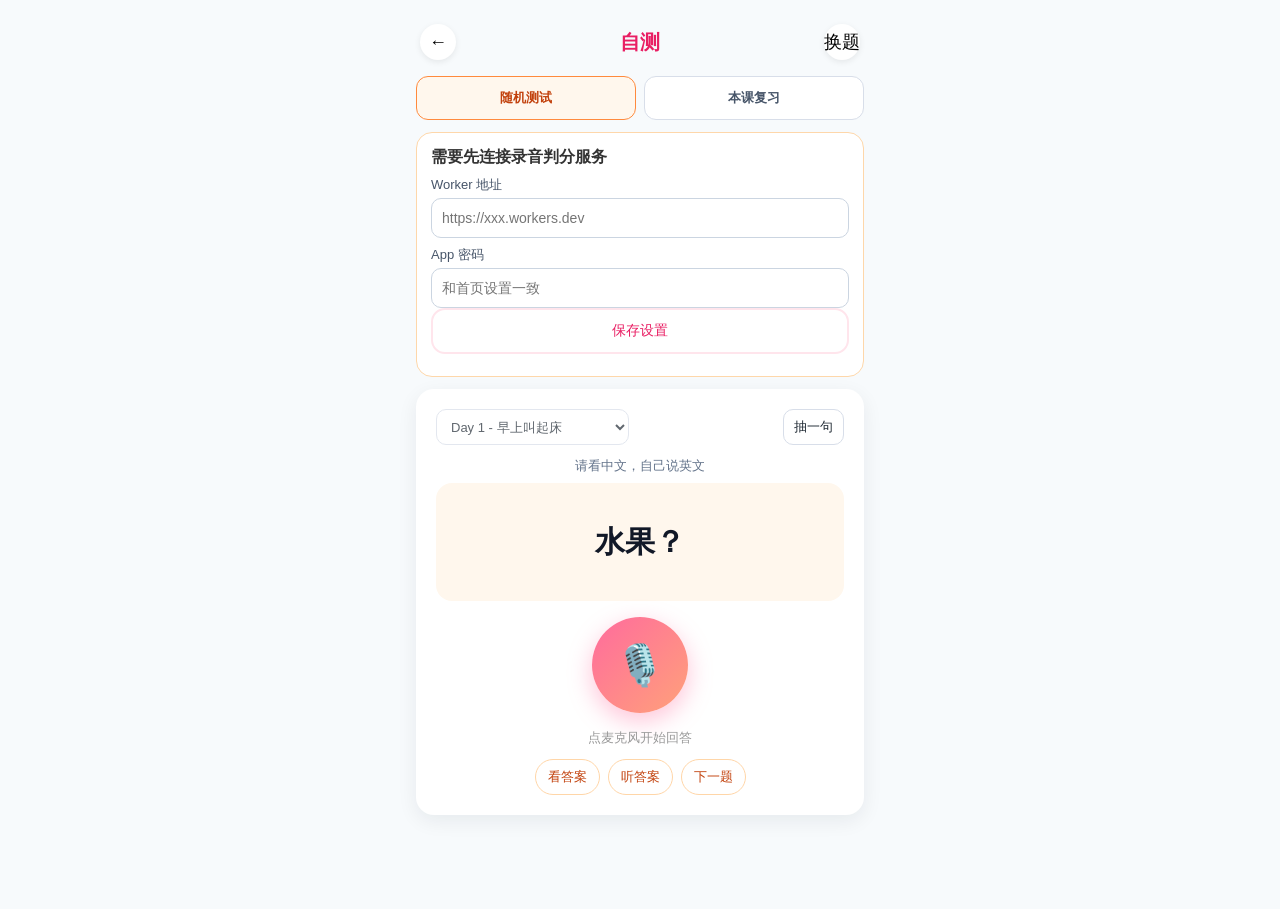
<file: pages/quiz.html>
<!DOCTYPE html>
<html lang="zh-CN">
<head>
<meta charset="UTF-8">
<meta name="viewport" content="width=device-width, initial-scale=1, maximum-scale=1">
<title>自测</title>
<link rel="stylesheet" href="../css/style.css">
<style>
  body { background: #f7fafc; }
  .quiz-card {
    background: #fff;
    border-radius: 18px;
    padding: 20px;
    margin-bottom: 14px;
    box-shadow: 0 6px 20px rgba(15, 23, 42, .07);
  }
  .quiz-top {
    display: flex;
    gap: 8px;
    align-items: center;
    justify-content: space-between;
    margin-bottom: 12px;
  }
  .quiz-top select,
  .quiz-top button {
    height: 36px;
    border: 1px solid #d8dee9;
    border-radius: 10px;
    background: #fff;
    padding: 0 10px;
    color: #1f2933;
    font-size: 13px;
  }
  .prompt-label {
    color: #64748b;
    font-size: 13px;
    margin-bottom: 8px;
    text-align: center;
  }
  .zh-prompt {
    min-height: 118px;
    display: flex;
    align-items: center;
    justify-content: center;
    text-align: center;
    padding: 18px;
    border-radius: 16px;
    background: #fff7ed;
    color: #111827;
    font-size: 30px;
    font-weight: 800;
    line-height: 1.35;
  }
  .hint-row {
    display: flex;
    justify-content: center;
    gap: 8px;
    flex-wrap: wrap;
    margin-top: 12px;
  }
  .hint-row button {
    border: 1px solid #ffd6a8;
    background: #fff;
    color: #c2410c;
    border-radius: 999px;
    padding: 8px 12px;
  }
  .answer {
    margin-top: 14px;
    padding: 14px;
    border-radius: 14px;
    background: #f1f5f9;
    display: none;
  }
  .answer.show { display: block; }
  .answer .en {
    font-size: 20px;
    font-weight: 800;
    color: #111827;
    line-height: 1.35;
  }
  .answer .meta {
    margin-top: 8px;
    color: #64748b;
    font-size: 13px;
  }
  .mic-btn.recording {
    background: #dc2626 !important;
    animation: pulse 1s infinite;
  }
  .mic-btn.uploading { background: #f97316 !important; }
  .result-panel {
    margin-top: 12px;
    border-radius: 14px;
    padding: 14px;
    text-align: center;
    display: none;
  }
  .result-panel.show { display: block; }
  .result-panel.pass { background: #dcfce7; color: #166534; }
  .result-panel.fail { background: #fee2e2; color: #991b1b; }
  .score-big {
    font-size: 38px;
    font-weight: 900;
    line-height: 1;
    margin: 6px 0;
  }
  .small-text {
    font-size: 13px;
    opacity: .8;
    line-height: 1.5;
  }
  .mode-tabs {
    display: grid;
    grid-template-columns: 1fr 1fr;
    gap: 8px;
    margin-bottom: 12px;
  }
  .mode-tabs button {
    border: 1px solid #d8dee9;
    background: #fff;
    border-radius: 12px;
    padding: 12px;
    font-weight: 800;
    color: #475569;
  }
  .mode-tabs button.active {
    border-color: #ff8a3d;
    background: #fff7ed;
    color: #c2410c;
  }
  .setup-card {
    display: none;
    background: #fff;
    border: 1px solid #fed7aa;
    border-radius: 16px;
    padding: 14px;
    margin-bottom: 12px;
  }
  .setup-card.show { display: block; }
  .setup-card label {
    display: block;
    color: #475569;
    font-size: 13px;
    margin: 8px 0 4px;
  }
  .setup-card input {
    width: 100%;
    height: 40px;
    border: 1px solid #cbd5e1;
    border-radius: 10px;
    padding: 0 10px;
    font-size: 14px;
  }
  @media (max-width: 420px) {
    .zh-prompt { font-size: 25px; min-height: 110px; }
    .quiz-top { align-items: stretch; flex-direction: column; }
  }
</style>
</head>
<body>
<div class="wrap">
  <div class="top">
    <button class="icon-btn" onclick="location.href='../index.html?v=20260523-quiz-prev'">←</button>
    <h1>自测</h1>
    <button class="icon-btn" onclick="nextQuestion()">换题</button>
  </div>

  <div class="mode-tabs">
    <button id="randomMode" onclick="setMode('random')">随机测试</button>
    <button id="dayMode" onclick="setMode('day')">本课复习</button>
  </div>

  <div class="setup-card" id="setupCard">
    <strong>需要先连接录音判分服务</strong>
    <label>Worker 地址</label>
    <input id="cfgUrl" placeholder="https://xxx.workers.dev">
    <label>App 密码</label>
    <input id="cfgPwd" type="password" placeholder="和首页设置一致">
    <button class="sub-btn" onclick="saveQuizConfig()">保存设置</button>
  </div>

  <div class="quiz-card">
    <div class="quiz-top">
      <select id="daySelect" aria-label="选择课程"></select>
      <button onclick="nextQuestion()">抽一句</button>
    </div>

    <div class="prompt-label">请看中文，自己说英文</div>
    <div class="zh-prompt" id="zhPrompt">加载中...</div>

    <button class="mic-btn" id="micBtn" onclick="toggleRecord()">🎙️</button>
    <div class="mic-hint" id="micHint">点麦克风开始回答</div>

    <div class="hint-row">
      <button onclick="showAnswer()">看答案</button>
      <button onclick="playAnswer()">听答案</button>
      <button onclick="nextQuestion()">下一题</button>
    </div>

    <div class="answer" id="answerBox">
      <div class="en" id="enAnswer"></div>
      <div class="meta" id="answerMeta"></div>
    </div>

    <div class="result-panel" id="resultPanel"></div>
  </div>
</div>

<script src="../js/core.js?v=20260530-listen"></script>
<script src="../js/shadow-widget.js?v=20260530-listen"></script>
<script src="../data/daily-life.js?v=20260530-listen"></script>
<script>
const PASS_SCORE = 72;
const MIN_LEN_RATIO = 0.58;
const RECORD_MAX_MS = 5000;
let mode = 'random';
let dayId = 1;
let current = null;
let recording = false;
let recordTimer = null;

const roleNames = {
  mom: '妈妈',
  dad: '爸爸',
  sister: '姐姐',
  brother: '弟弟',
  teacher: '老师',
  doctor: '医生',
  grandma: '奶奶',
  grandpa: '爷爷',
  classmate: '同学',
  kid: '孩子'
};

function init() {
  const params = new URLSearchParams(location.search);
  const requestedMode = params.get('mode');
  const requestedDay = Number(params.get('day') || localStorage.getItem('chosen_day') || 1);
  dayId = Number.isFinite(requestedDay) && requestedDay > 0 ? requestedDay : 1;
  mode = requestedMode === 'day' ? 'day' : 'random';
  fillDaySelect();
  setMode(mode, false);
  syncSetupCard();
  nextQuestion();
}

function syncSetupCard() {
  const card = document.getElementById('setupCard');
  card.classList.toggle('show', !DE.Config.isReady());
  document.getElementById('cfgUrl').value = DE.Config.workerUrl || '';
  document.getElementById('cfgPwd').value = DE.Config.password || '';
}

function saveQuizConfig() {
  DE.Config.workerUrl = document.getElementById('cfgUrl').value.trim();
  DE.Config.password = document.getElementById('cfgPwd').value.trim();
  syncSetupCard();
  showMessage(DE.Config.isReady(), DE.Config.isReady() ? 100 : 0, '', DE.Config.isReady() ? '设置已保存，可以开始自测' : '请填完整 Worker 地址和密码');
}

function fillDaySelect() {
  const select = document.getElementById('daySelect');
  select.innerHTML = '';
  DAILY_LIFE.days.forEach((day) => {
    const option = document.createElement('option');
    option.value = day.id;
    option.textContent = `Day ${day.id} - ${day.theme}`;
    option.selected = day.id === dayId;
    select.appendChild(option);
  });
  select.onchange = () => {
    dayId = Number(select.value);
    mode = 'day';
    setMode('day');
    nextQuestion();
  };
}

function setMode(nextMode, shouldPick = true) {
  mode = nextMode;
  document.getElementById('randomMode').classList.toggle('active', mode === 'random');
  document.getElementById('dayMode').classList.toggle('active', mode === 'day');
  document.getElementById('daySelect').disabled = mode === 'random';
  const url = new URL(location.href);
  url.searchParams.set('mode', mode);
  url.searchParams.set('day', dayId);
  history.replaceState(null, '', url.toString());
  if (shouldPick) nextQuestion();
}

function pool() {
  if (mode === 'day') {
    const day = DAILY_LIFE.days.find((d) => d.id === dayId) || DAILY_LIFE.days[0];
    return day.sentences.map((sentence, index) => ({ day, sentence, index }));
  }
  return DAILY_LIFE.days.flatMap((day) =>
    day.sentences.map((sentence, index) => ({ day, sentence, index }))
  );
}

function nextQuestion() {
  stopIfNeeded();
  const items = pool();
  current = items[Math.floor(Math.random() * items.length)];
  renderQuestion();
}

function renderQuestion() {
  if (!current) return;
  document.getElementById('zhPrompt').textContent = current.sentence.zh;
  document.getElementById('enAnswer').textContent = current.sentence.en;
  document.getElementById('answerMeta').textContent =
    `Day ${current.day.id}: ${current.day.theme} · ${roleNames[current.sentence.speaker] || current.sentence.speaker}`;
  document.getElementById('answerBox').classList.remove('show');
  const result = document.getElementById('resultPanel');
  result.className = 'result-panel';
  result.innerHTML = '';
  document.getElementById('micHint').textContent = '点麦克风开始回答';
  document.getElementById('micBtn').classList.remove('recording', 'uploading');
  document.getElementById('micBtn').textContent = '🎙️';
  syncSetupCard();
}

function showAnswer() {
  document.getElementById('answerBox').classList.add('show');
}

async function playAnswer() {
  if (!current) return;
  showAnswer();
  await DE.TTS.unlock();
  try { await DE.TTS.playOne(current.sentence); }
  catch (e) { showMessage(false, 0, '', '声音播放失败：' + e.message); }
}

async function toggleRecord() {
  if (!current) return;
  if (!DE.Config.isReady()) {
    syncSetupCard();
    showMessage(false, 0, '', '请先保存 Worker 地址和密码，才能录音判分。');
    return;
  }
  if (!DE.Recorder.isSupported()) {
    showMessage(false, 0, '', '这个设备暂时不能录音。');
    return;
  }
  if (recording) {
    await stopRecord();
    return;
  }
  await DE.TTS.unlock();
  document.getElementById('answerBox').classList.remove('show');
  document.getElementById('resultPanel').className = 'result-panel';
  try {
    await DE.Recorder.start();
  } catch (e) {
    showMessage(false, 0, '', e.message);
    return;
  }
  recording = true;
  const btn = document.getElementById('micBtn');
  btn.classList.add('recording');
  btn.textContent = '停止';
  document.getElementById('micHint').textContent = '正在录音，再点一次停止';
  recordTimer = setTimeout(stopRecord, RECORD_MAX_MS);
}

async function stopRecord() {
  if (!recording) return;
  recording = false;
  if (recordTimer) {
    clearTimeout(recordTimer);
    recordTimer = null;
  }
  const btn = document.getElementById('micBtn');
  btn.classList.remove('recording');
  btn.classList.add('uploading');
  btn.textContent = '判分';
  document.getElementById('micHint').textContent = '正在识别和判分...';

  let heard = '';
  try {
    const blob = await DE.Recorder.stop();
    if (blob) heard = await DE.Recorder.transcribe(blob);
  } catch (e) {
    btn.classList.remove('uploading');
    btn.textContent = '🎙️';
    showMessage(false, 0, '', '识别失败：' + e.message);
    return;
  }

  btn.classList.remove('uploading');
  btn.textContent = '🎙️';
  document.getElementById('micHint').textContent = '点麦克风再试一次';
  const result = DE.Pronunciation.passed(current.sentence.en, heard, PASS_SCORE, MIN_LEN_RATIO);
  showMessage(result.ok, result.score, heard, result.ok ? '说对了' : '再试一次');
  if (!result.ok) showAnswer();
}

function quizEscapeHtml(s) {
  return String(s || '').replace(/[&<>"']/g, c => ({'&':'&amp;','<':'&lt;','>':'&gt;','"':'&quot;',"'":'&#39;'})[c]);
}

function quizRenderDiff(target, heard) {
  if (!DE.Pronunciation.wordDiff) return '';
  const diff = DE.Pronunciation.wordDiff(target, heard);
  if (!diff.length) return '';
  const tokens = String(target).split(/(\s+)/);
  let di = 0;
  const html = tokens.map(tok => {
    if (/^\s*$/.test(tok)) return tok;
    const rec = diff[di++] || { status: 'miss' };
    const heardHtml = (rec.heardAs && rec.status !== 'match')
      ? `<span style="display:block;font-size:10px;color:#888;font-weight:400;">${quizEscapeHtml(rec.heardAs)}</span>`
      : '';
    return `<span class="w ${rec.status}">${quizEscapeHtml(tok)}${heardHtml}</span>`;
  }).join('');
  return `<div class="word-diff">${html}</div>`;
}

function showMessage(ok, score, heard, title) {
  const panel = document.getElementById('resultPanel');
  panel.className = `result-panel show ${ok ? 'pass' : 'fail'}`;
  const replay = DE.Recorder.hasPlayback()
    ? '<button class="sub-btn" onclick="DE.Recorder.playback()">听刚才</button>'
    : '';
  const target = current ? current.sentence.en : '';
  panel.innerHTML = `
    <div>${title}</div>
    <div class="score-big">${score || 0}<span style="font-size:14px;">分</span></div>
    ${target && heard ? quizRenderDiff(target, heard) : ''}
    <div class="small-text" style="opacity:.6;">Whisper 听到：${quizEscapeHtml(heard) || '(无)'}</div>
    <div style="margin-top:10px;">${replay}</div>
  `;
}

async function stopIfNeeded() {
  if (!recording) return;
  try { await DE.Recorder.stop(); } catch {}
  recording = false;
}

init();
</script>
</body>
</html>
</file>
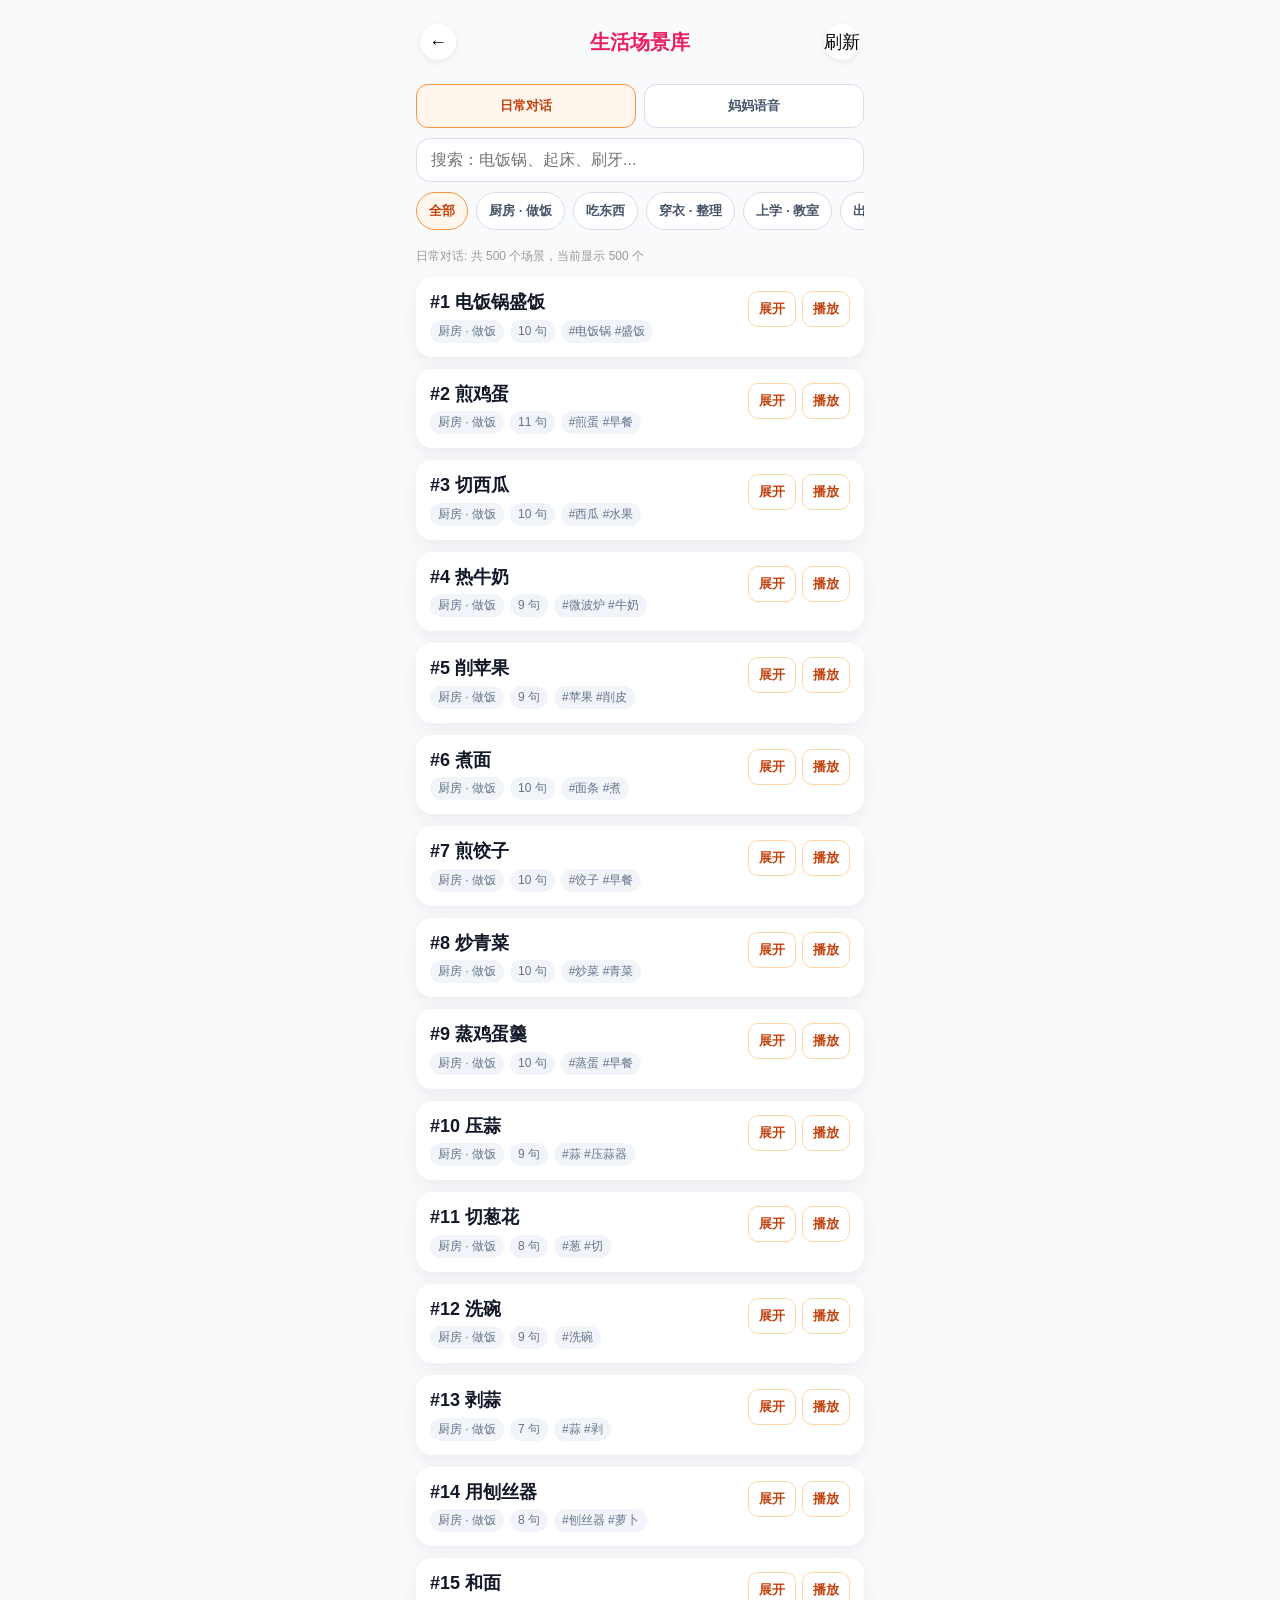
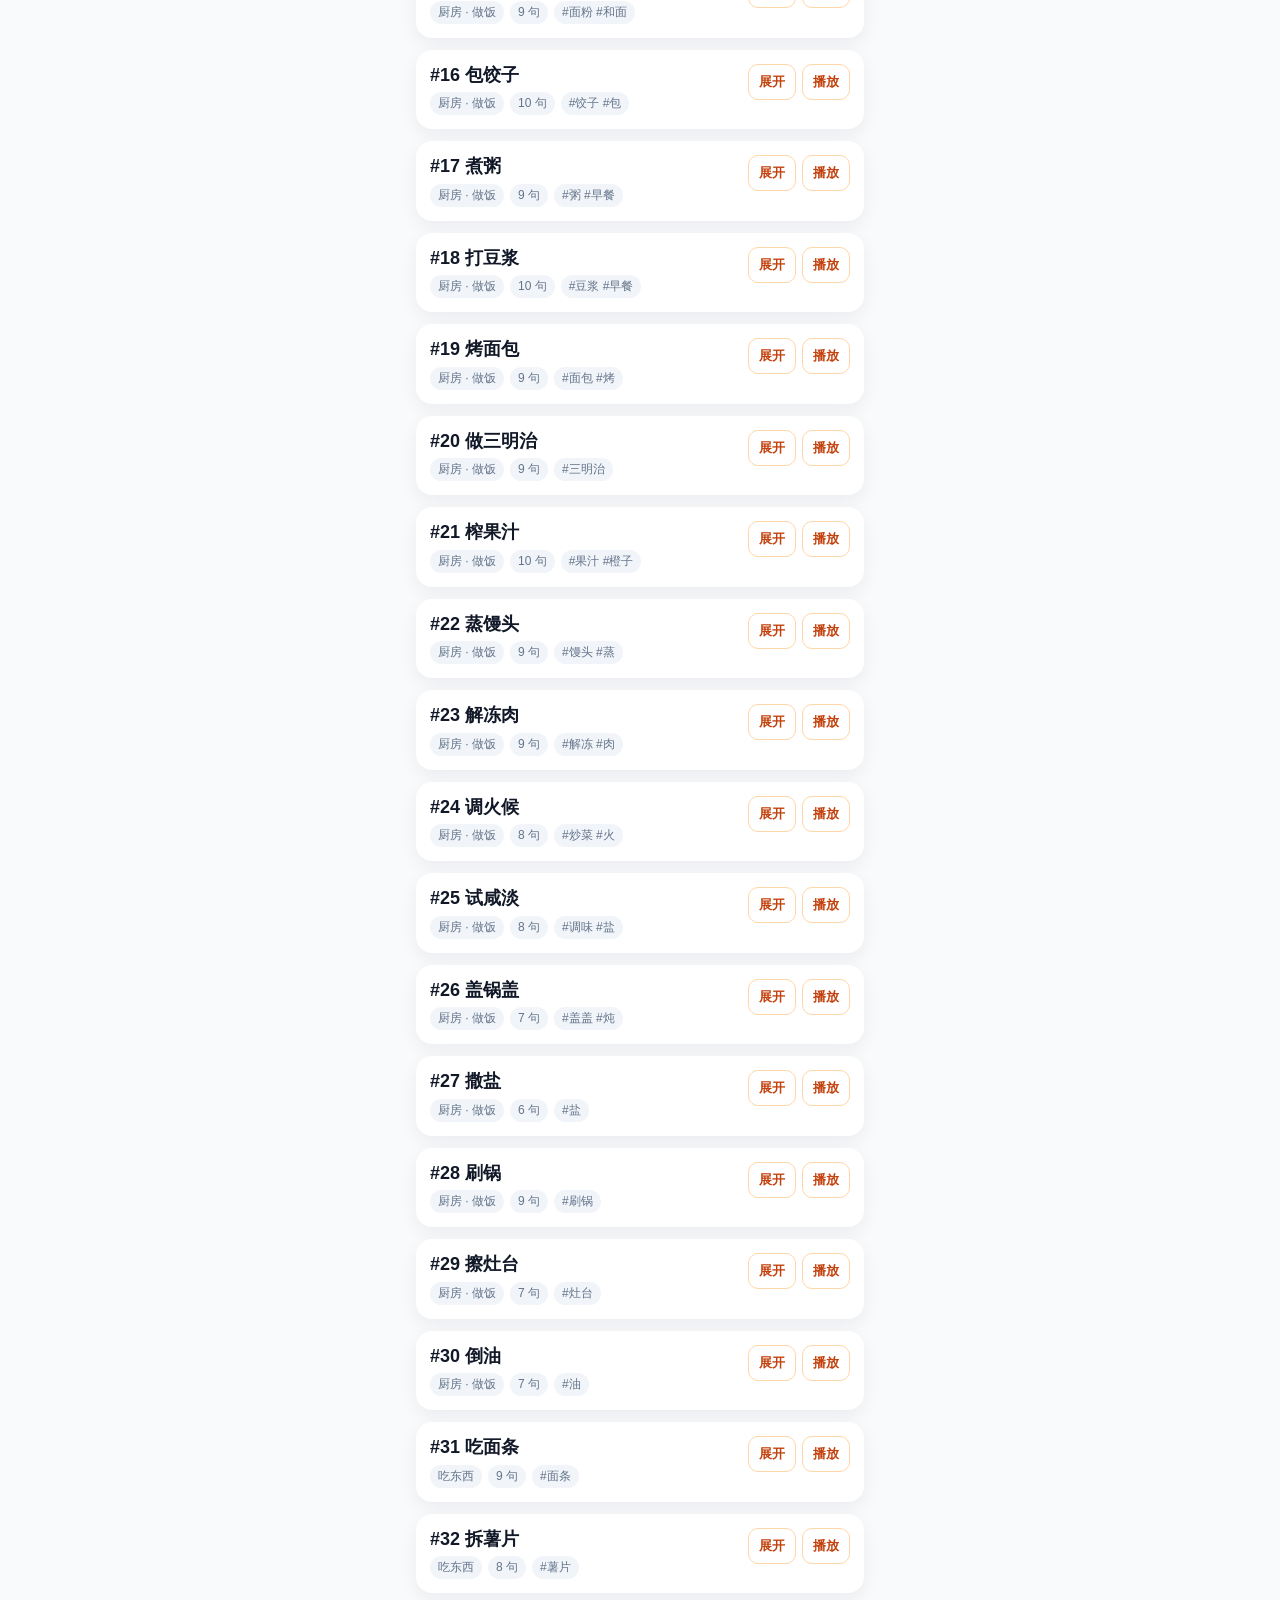
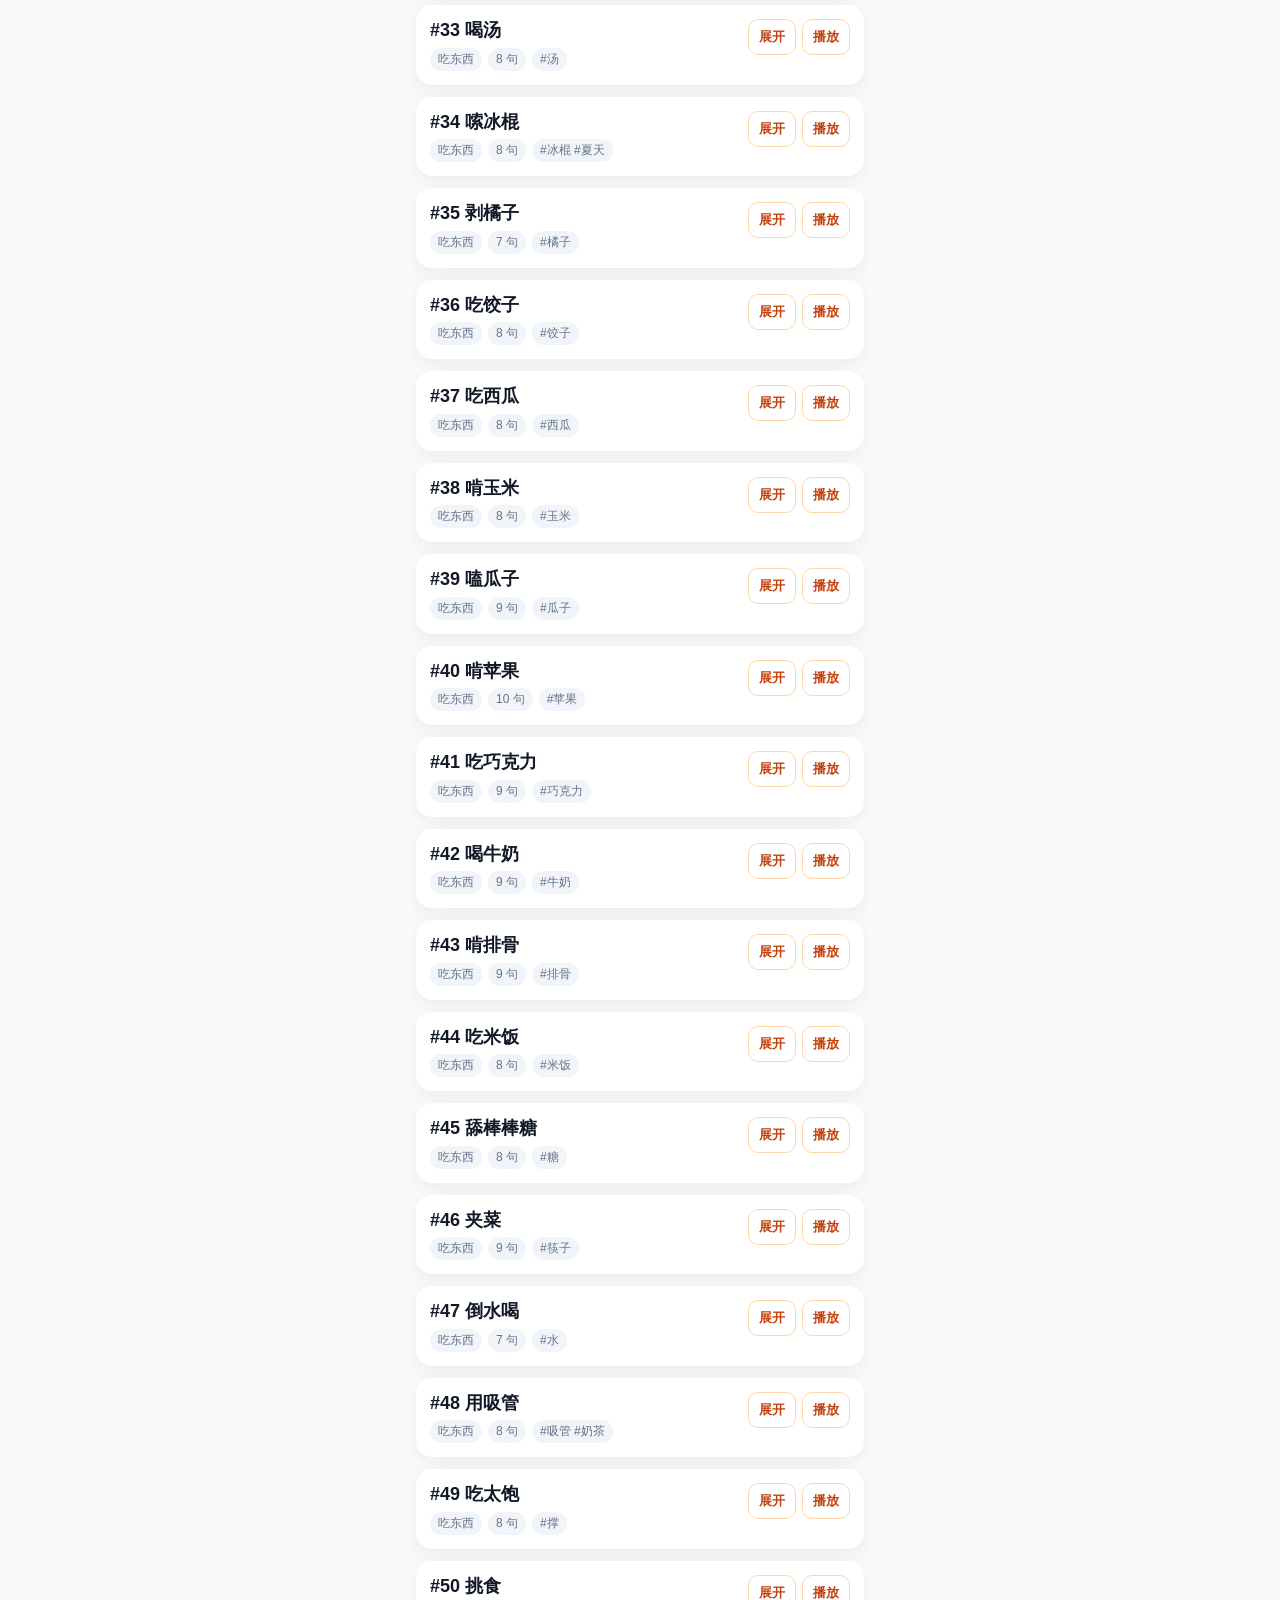
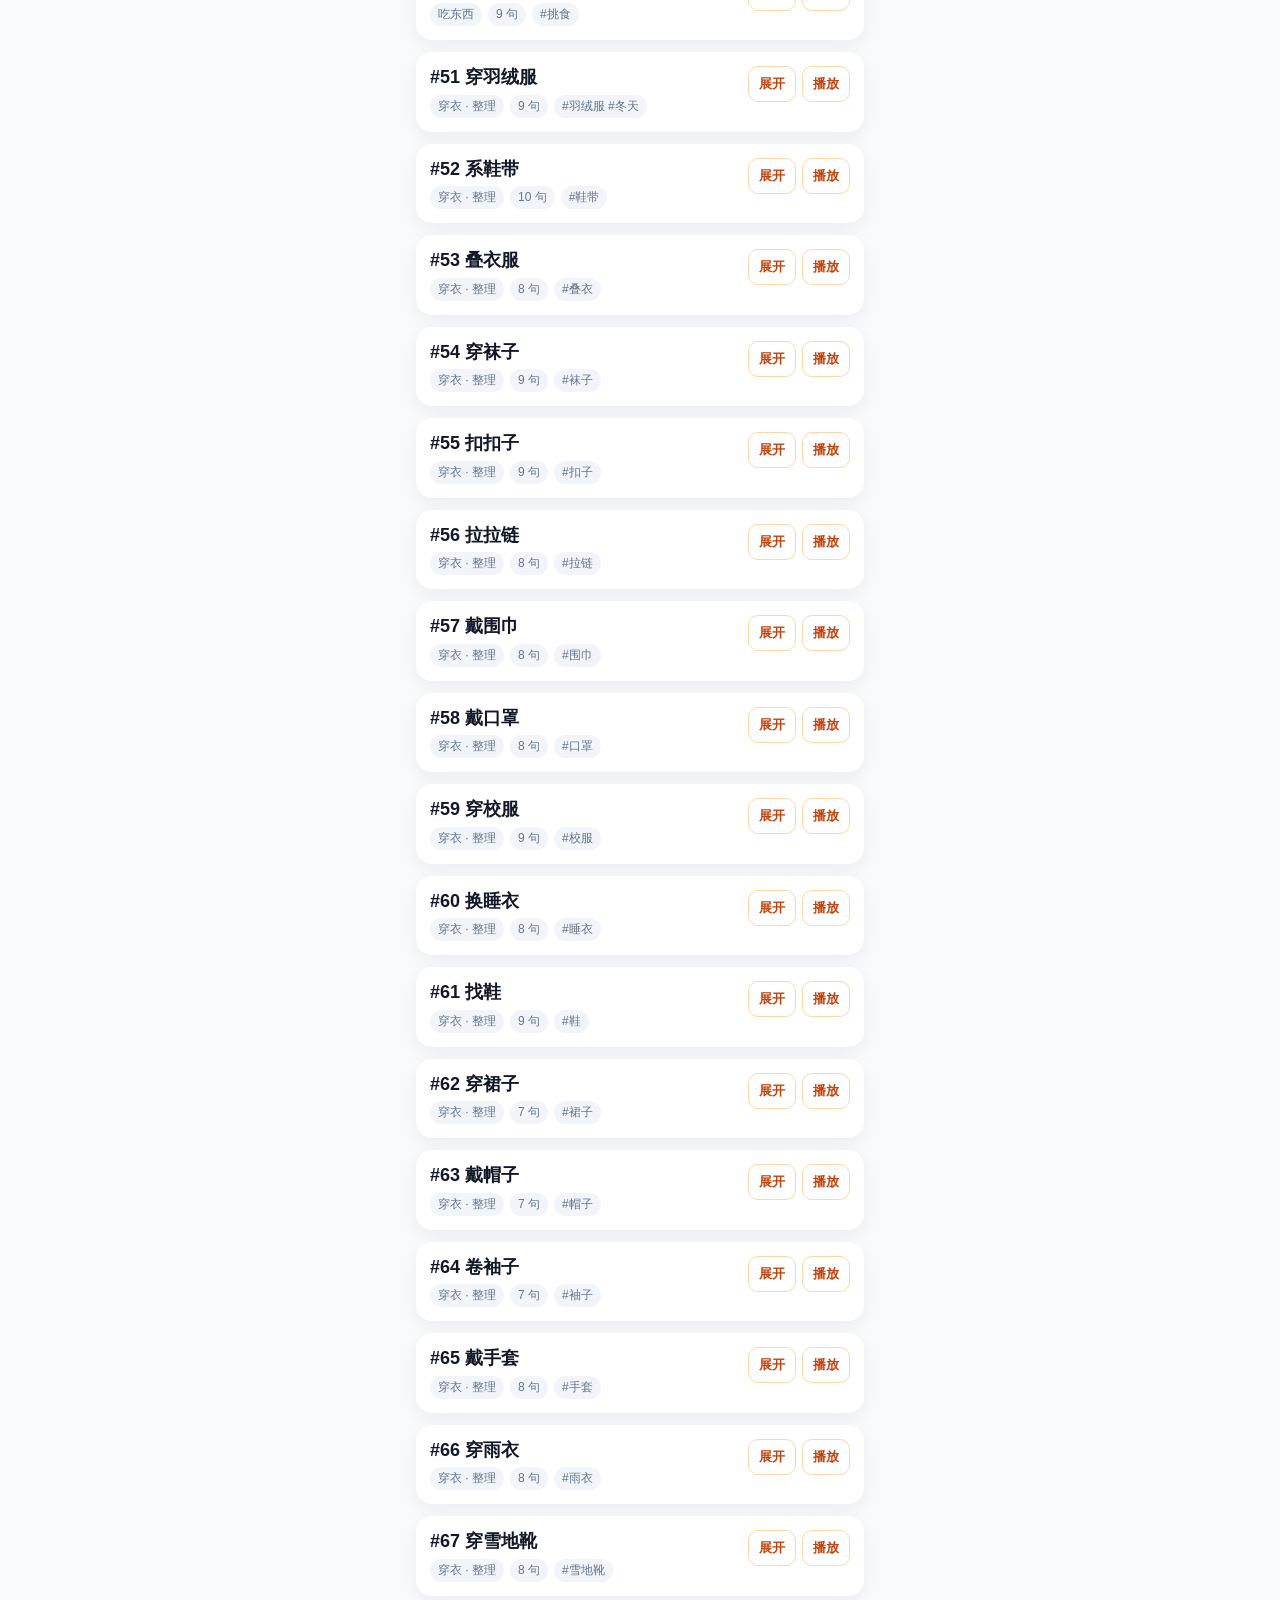
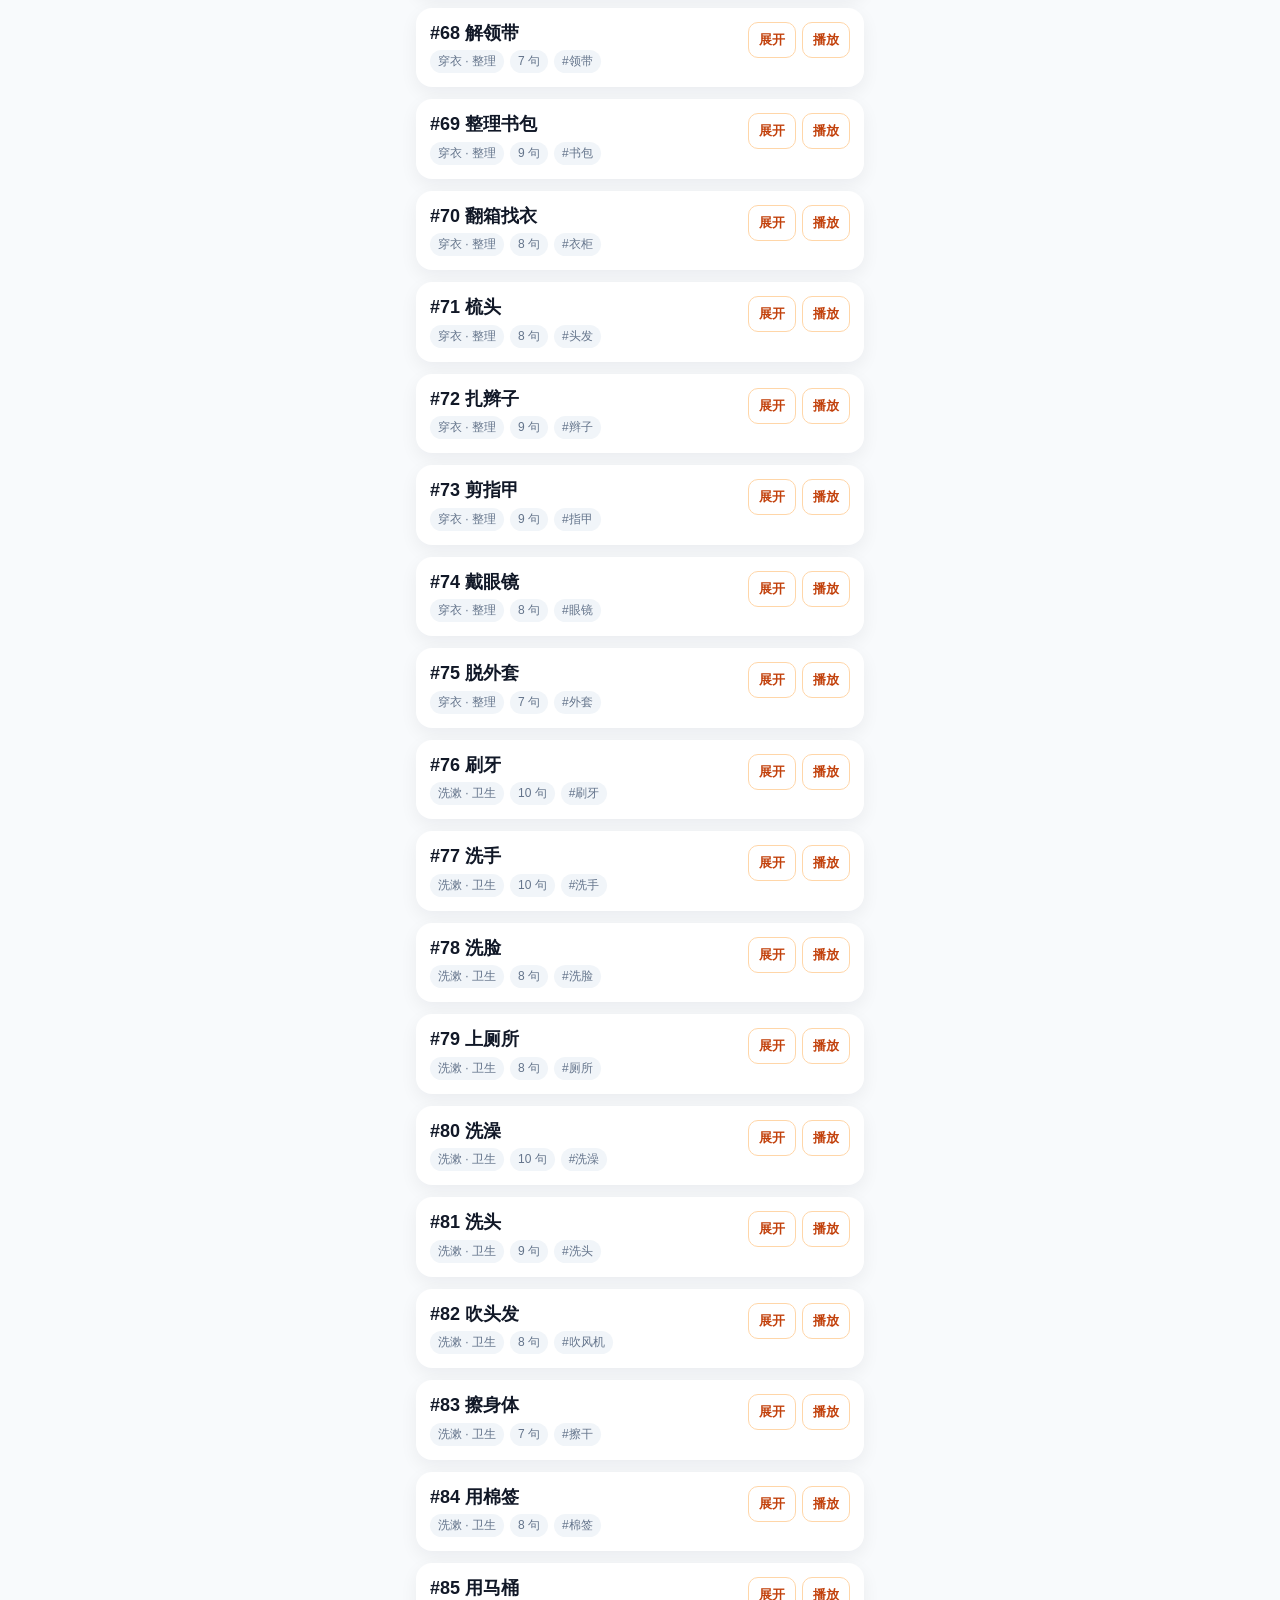
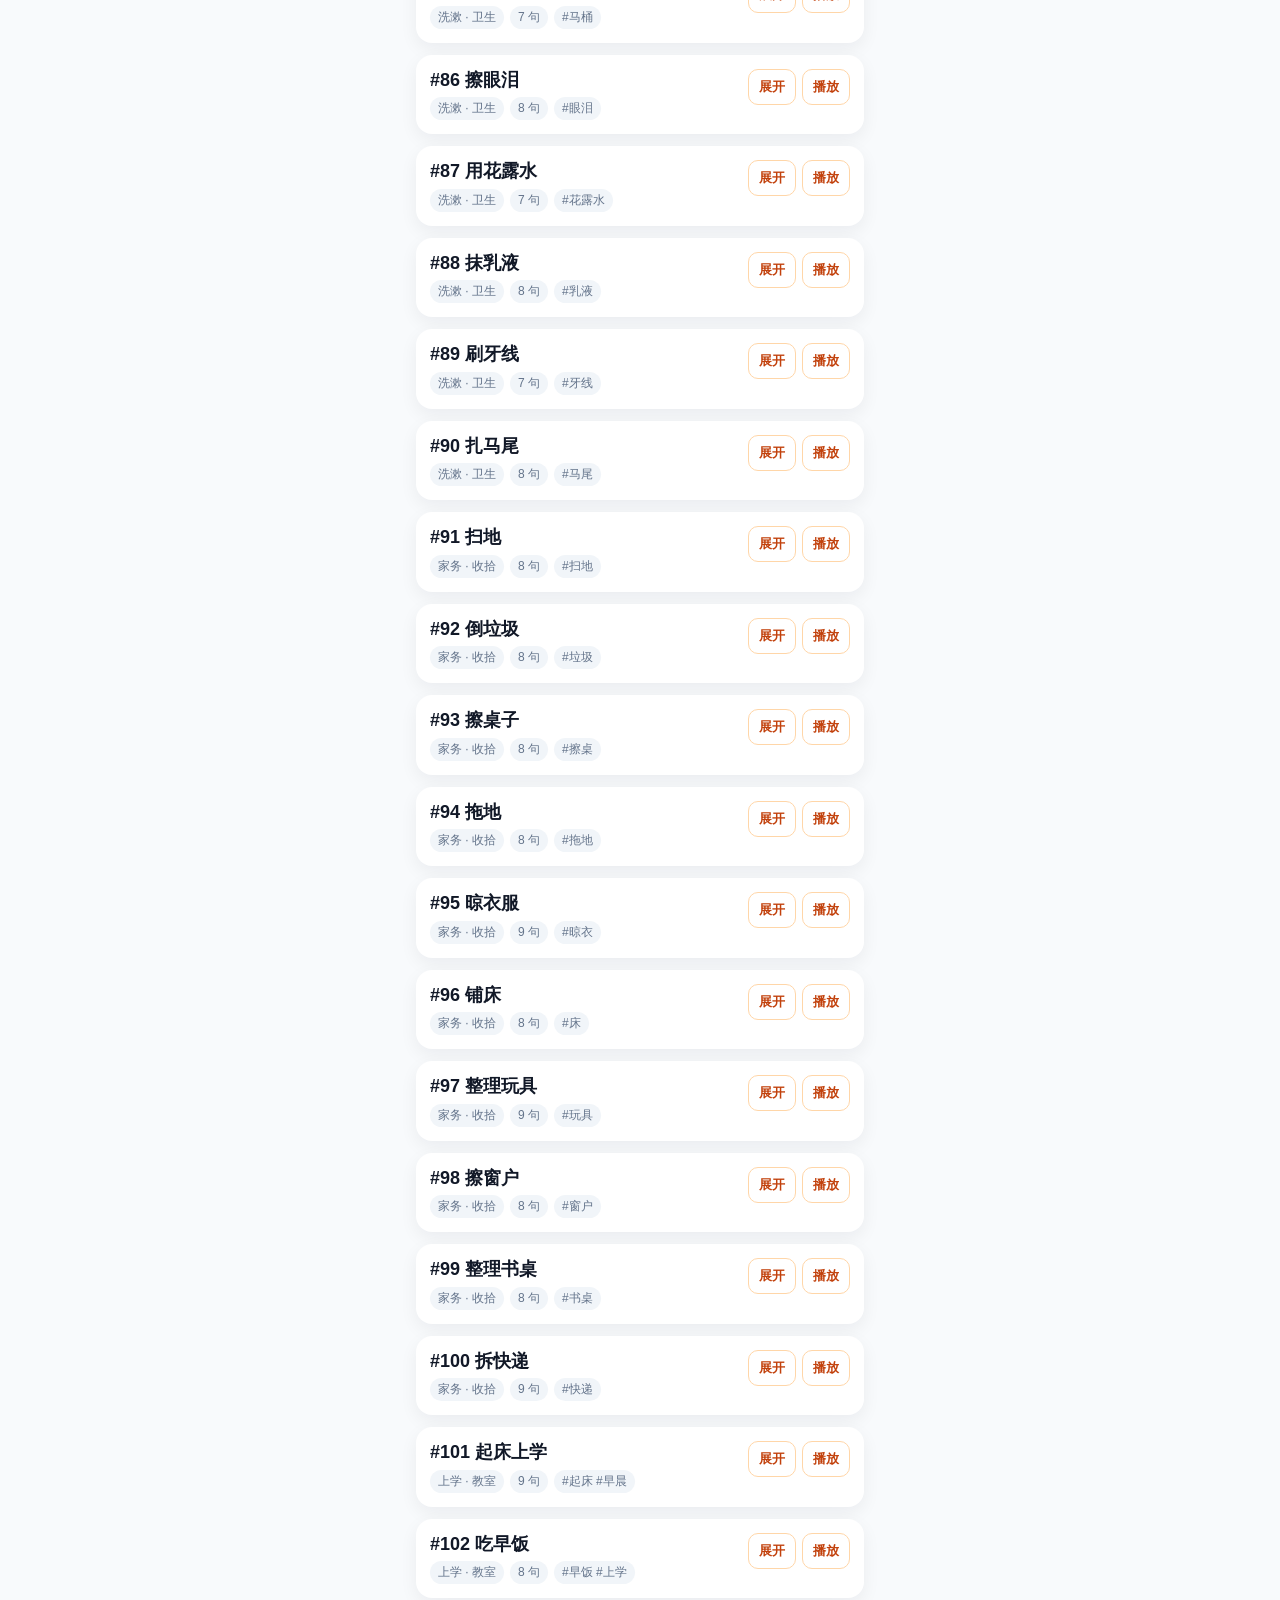
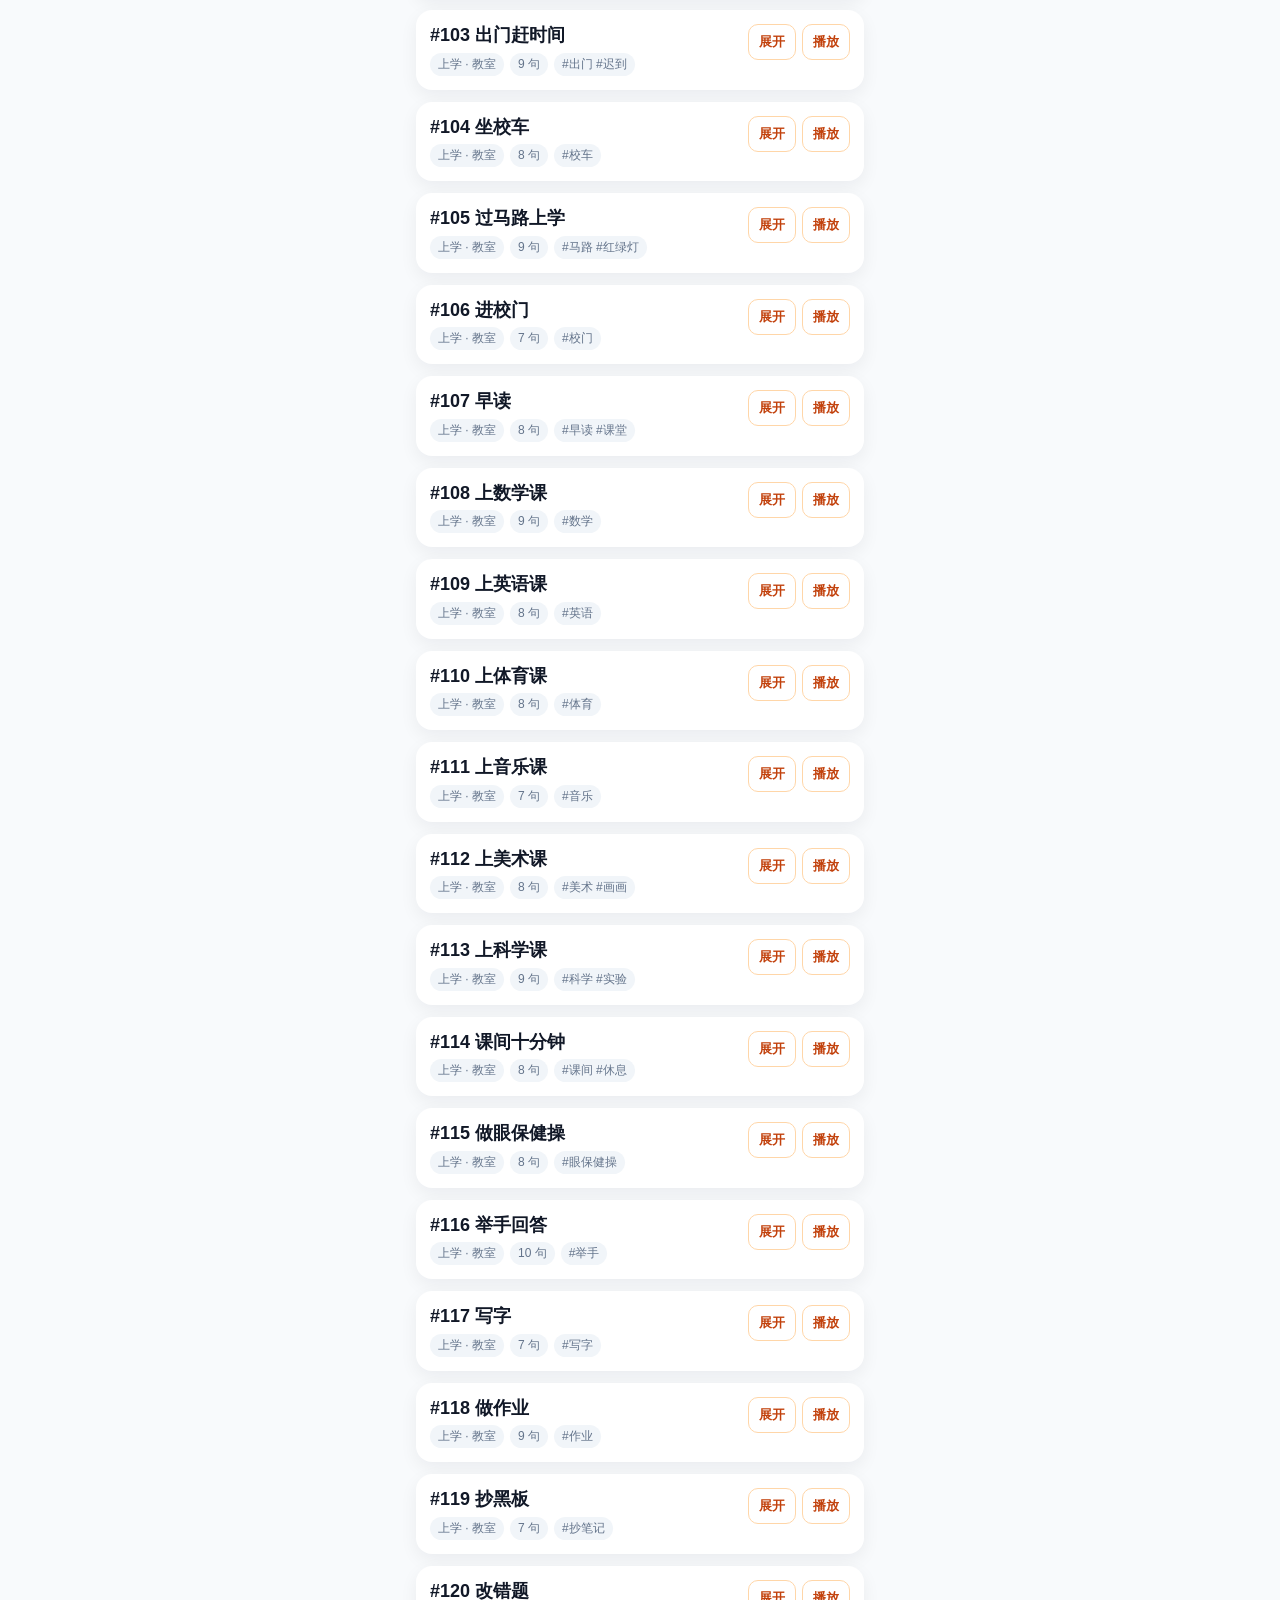
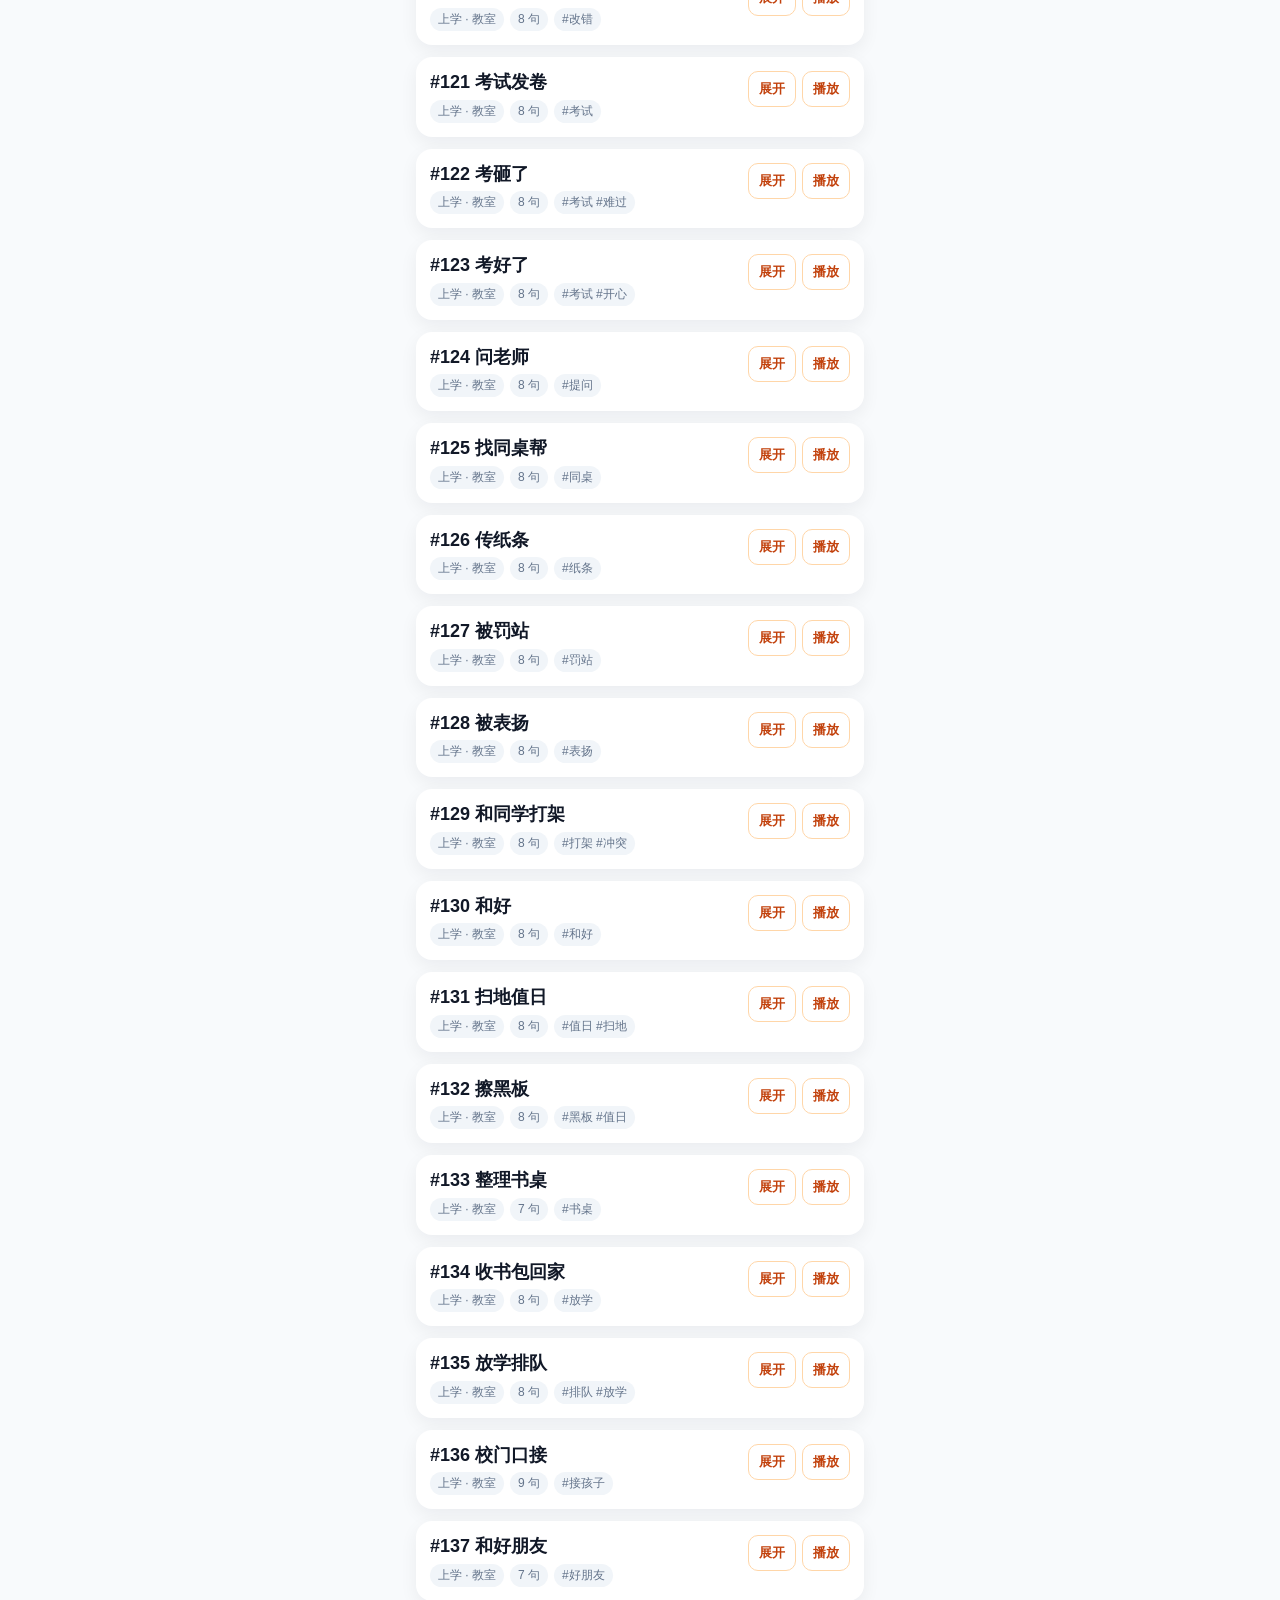
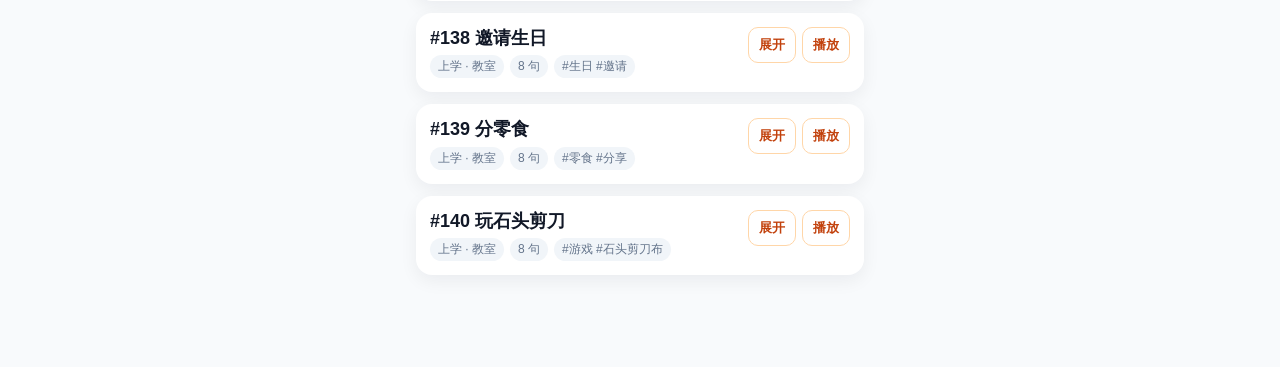
<file: pages/scenes.html>
<!DOCTYPE html>
<html lang="zh-CN">
<head>
<meta charset="UTF-8">
<meta name="viewport" content="width=device-width, initial-scale=1, maximum-scale=1">
<title>生活场景库</title>
<link rel="stylesheet" href="../css/style.css">
<style>
  body { background: #f8fafc; }
  .phase-switch {
    display: grid;
    grid-template-columns: 1fr 1fr;
    gap: 8px;
    margin-bottom: 10px;
  }
  .phase-switch button {
    border: 1px solid #d8dee9;
    border-radius: 12px;
    background: #fff;
    color: #475569;
    padding: 12px 8px;
    font-weight: 900;
  }
  .phase-switch button.active {
    border-color: #fb923c;
    background: #fff7ed;
    color: #c2410c;
  }
  .scene-toolbar {
    position: sticky;
    top: 0;
    z-index: 3;
    background: rgba(248,250,252,.96);
    padding: 8px 0 12px;
  }
  .search {
    width: 100%;
    border: 1px solid #d8dee9;
    border-radius: 14px;
    padding: 12px 14px;
    font-size: 16px;
    outline: none;
    background: white;
  }
  .tabs {
    display: flex;
    gap: 8px;
    overflow-x: auto;
    padding: 10px 0 2px;
  }
  .tabs button {
    flex: 0 0 auto;
    border: 1px solid #d8dee9;
    border-radius: 999px;
    background: white;
    padding: 9px 12px;
    color: #475569;
    font-weight: 700;
  }
  .tabs button.active {
    background: #fff7ed;
    border-color: #fb923c;
    color: #c2410c;
  }
  .scene-card {
    background: white;
    border-radius: 16px;
    padding: 14px;
    margin-bottom: 12px;
    box-shadow: 0 6px 18px rgba(15,23,42,.06);
  }
  .scene-head {
    display: flex;
    gap: 10px;
    align-items: flex-start;
    justify-content: space-between;
  }
  .scene-title {
    font-size: 18px;
    font-weight: 900;
    color: #111827;
    line-height: 1.25;
  }
  .scene-meta {
    display: flex;
    gap: 6px;
    flex-wrap: wrap;
    margin-top: 6px;
    color: #64748b;
    font-size: 12px;
  }
  .pill {
    border-radius: 999px;
    background: #f1f5f9;
    padding: 3px 8px;
  }
  .pill.mode { background: #ecfeff; color: #0e7490; font-weight: 800; }
  .scene-actions {
    display: flex;
    gap: 6px;
    flex-shrink: 0;
  }
  .scene-actions button {
    border: 1px solid #ffd6a8;
    background: #fff;
    color: #c2410c;
    border-radius: 10px;
    padding: 8px 10px;
    font-weight: 800;
  }
  .scene-lines {
    display: none;
    margin-top: 12px;
    border-top: 1px solid #edf2f7;
    padding-top: 8px;
  }
  .scene-card.open .scene-lines { display: block; }
  .line {
    display: grid;
    grid-template-columns: 56px 1fr auto;
    gap: 6px;
    padding: 8px 0;
    border-bottom: 1px solid #f1f5f9;
    align-items: start;
  }
  .role {
    font-size: 12px;
    font-weight: 900;
  }
  .role.mom { color: #b45309; }
  .role.dad { color: #1d4ed8; }
  .role.sister { color: #be185d; }
  .role.brother { color: #047857; }
  .role.grandma, .role.grandpa { color: #7c3aed; }
  .en {
    font-size: 15px;
    font-weight: 800;
    color: #1f2937;
    line-height: 1.35;
  }
  .zh {
    margin-top: 2px;
    color: #64748b;
    font-size: 13px;
    line-height: 1.4;
  }
  .empty {
    text-align: center;
    color: #64748b;
    padding: 40px 16px;
  }
</style>
</head>
<body>
<div class="wrap">
  <div class="top">
    <button class="icon-btn" onclick="location.href='../index.html?v=20260524-scenes2'">←</button>
    <h1>生活场景库</h1>
    <button class="icon-btn" onclick="render()">刷新</button>
  </div>

  <div class="scene-toolbar">
    <div class="phase-switch">
      <button id="phase1Btn" onclick="setPhase('phase1')">日常对话</button>
      <button id="phase2Btn" onclick="setPhase('phase2')">妈妈语音</button>
    </div>
    <input class="search" id="search" placeholder="搜索：电饭锅、起床、刷牙..." oninput="render()">
    <div class="tabs" id="tabs"></div>
  </div>

  <div class="tiny" id="summary" style="margin:4px 0 12px;"></div>
  <div id="list"></div>
</div>

<script src="../js/core.js?v=20260530-listen"></script>
<script src="../js/shadow-widget.js?v=20260530-listen"></script>
<script src="../data/scenes.js?v=20260530-listen"></script>
<script src="../data/scenes2.js?v=20260530-listen"></script>
<script>
let activePhase = 'phase1';
let currentCategory = 'all';
let playing = false;
let currentAudio = null;
let sceneAudio = new Audio();
sceneAudio.setAttribute('playsinline', '');

const roleNames = {
  mom: '妈妈',
  dad: '爸爸',
  sister: '姐姐',
  brother: '弟弟',
  teacher: '老师',
  doctor: '医生',
  grandma: '奶奶',
  grandpa: '爷爷',
  classmate: '同学',
  kid: '孩子'
};

const fallbackVoices = {
  mom: 'shimmer',
  dad: 'onyx',
  sister: 'coral',
  brother: 'echo',
  grandma: 'nova',
  grandpa: 'onyx',
  teacher: 'sage',
  kid: 'echo'
};

function activeLibrary() {
  if (activePhase === 'phase2') {
    const cats = {};
    (window.CATEGORIES2 || []).forEach((cat) => { cats[cat.id] = cat.label; });
    return {
      phase: 'phase2',
      label: '妈妈语音',
      scenes: window.SCENES2 || [],
      categories: cats,
      defaultSpeakers: window.DEFAULT_SPEAKERS2 || {}
    };
  }
  return {
    phase: 'phase1',
    label: '日常对话',
    scenes: (window.SCENES && window.SCENES.scenes) || [],
    categories: (window.SCENES && window.SCENES.categories) || {},
    defaultSpeakers: (window.SCENES && window.SCENES.defaultSpeakers) || {}
  };
}

function setPhase(phase) {
  activePhase = phase;
  currentCategory = 'all';
  document.getElementById('search').value = '';
  render();
}

function categories() {
  return Object.entries(activeLibrary().categories || {});
}

function renderTabs() {
  const tabs = document.getElementById('tabs');
  const items = [['all', '全部'], ...categories()];
  tabs.innerHTML = items.map(([key, label]) =>
    `<button class="${key === currentCategory ? 'active' : ''}" onclick="setCategory('${key}')">${label}</button>`
  ).join('');
}

function setCategory(category) {
  currentCategory = category;
  render();
}

function filteredScenes() {
  const lib = activeLibrary();
  const q = document.getElementById('search').value.trim().toLowerCase();
  return lib.scenes.filter((scene) => {
    if (currentCategory !== 'all' && scene.category !== currentCategory) return false;
    if (!q) return true;
    const text = [
      scene.title,
      scene.category,
      ...(scene.tags || []),
      ...(scene.sentences || []).flatMap((s) => [s.en, s.zh, s.speaker])
    ].join(' ').toLowerCase();
    return text.includes(q);
  });
}

function render() {
  const lib = activeLibrary();
  document.getElementById('phase1Btn').classList.toggle('active', activePhase === 'phase1');
  document.getElementById('phase2Btn').classList.toggle('active', activePhase === 'phase2');
  renderTabs();
  const scenes = filteredScenes();
  document.getElementById('summary').textContent =
    `${lib.label}: 共 ${lib.scenes.length} 个场景，当前显示 ${scenes.length} 个`;
  const list = document.getElementById('list');
  if (!scenes.length) {
    list.innerHTML = '<div class="empty">没有找到这个场景</div>';
    return;
  }
  list.innerHTML = scenes.slice(0, 140).map(sceneCard).join('');
}

function modeLabel(scene) {
  if (activePhase !== 'phase2') return '';
  if (scene.mode === 'duo') return '💬 母子对话';
  return '🗣️ 妈妈独白';
}

function sceneCard(scene) {
  const lib = activeLibrary();
  const category = (lib.categories || {})[scene.category] || scene.category || '生活场景';
  const tags = (scene.tags || []).map((tag) => `#${tag}`).join(' ');
  const mode = modeLabel(scene);
  return `<div class="scene-card" id="scene_${activePhase}_${scene.id}">
    <div class="scene-head">
      <div>
        <div class="scene-title">#${scene.id} ${scene.title}</div>
        <div class="scene-meta">
          ${mode ? `<span class="pill mode">${mode}</span>` : ''}
          <span class="pill">${category}</span>
          <span class="pill">${(scene.sentences || []).length} 句</span>
          ${tags ? `<span class="pill">${tags}</span>` : ''}
        </div>
      </div>
      <div class="scene-actions">
        <button onclick="toggleScene(${scene.id})">展开</button>
        <button onclick="playScene(${scene.id})">播放</button>
      </div>
    </div>
    <div class="scene-lines">
      ${(scene.sentences || []).map((s) => `<div class="line" data-speaker="${s.speaker || ''}" data-type="${s.type || 'neutral'}">
        <div class="role ${s.speaker || ''}">${roleNames[s.speaker] || s.speaker || ''}</div>
        <div>
          <div class="en">${s.en}</div>
          <div class="zh">${s.zh}</div>
        </div>
        <div class="line-actions">
          <button class="line-listen" data-en="${(s.en || '').replace(/"/g, '&quot;')}" onclick="ShadowMic.listen(this, false)" title="听一遍">🔊</button>
          <button class="line-slow" data-en="${(s.en || '').replace(/"/g, '&quot;')}" onclick="ShadowMic.listen(this, true)" title="慢速听">🐢</button>
          <button class="line-mic" data-en="${(s.en || '').replace(/"/g, '&quot;')}" onclick="ShadowMic.onClick(this)" title="跟读这句">🎤</button>
        </div>
      </div>`).join('')}
    </div>
  </div>`;
}

function toggleScene(id) {
  const card = document.getElementById(`scene_${activePhase}_${id}`);
  if (!card) return;
  card.classList.toggle('open');
}

function userVoiceFor(speaker) {
  if (!speaker) return '';
  const phaseKey = `scene_voice_${activePhase}_${speaker}`;
  const genericKey = `scene_voice_${speaker}`;
  try {
    return localStorage.getItem(phaseKey) || localStorage.getItem(genericKey) || '';
  } catch {
    return '';
  }
}

function silentWav() {
  return '[data-uri]';
}

async function unlockSceneAudio() {
  try {
    sceneAudio.pause();
    sceneAudio.src = silentWav();
    sceneAudio.currentTime = 0;
    await sceneAudio.play();
    sceneAudio.pause();
    sceneAudio.currentTime = 0;
  } catch (e) {
    console.warn('mobile audio unlock failed', e);
  }
}

function voiceFor(speaker) {
  const lib = activeLibrary();
  return userVoiceFor(speaker)
    || (lib.defaultSpeakers && lib.defaultSpeakers[speaker])
    || fallbackVoices[speaker]
    || 'shimmer';
}

function instructionsFor(sentence) {
  if (activePhase === 'phase2') return '';
  return '';
}

async function speakSentence(sentence) {
  const voice = voiceFor(sentence.speaker);
  if (!DE.Config || !DE.Config.isReady()) throw new Error('??????? Worker ?????');
  const resp = await fetch(DE.Config.workerUrl.replace(/\/$/, '') + '/tts', {
    method: 'POST',
    headers: { 'Content-Type': 'application/json' },
    body: JSON.stringify({
      text: sentence.en,
      voice_id: voice,
      voice,
      emotion: sentence.type || 'neutral',
      password: DE.Config.password,
    }),
  });
  if (!resp.ok) {
    const detail = await resp.text();
    throw new Error('TTS ' + resp.status + ': ' + detail.slice(0, 120));
  }
  const blob = await resp.blob();
  const url = URL.createObjectURL(blob);
  await new Promise((resolve) => {
    sceneAudio.pause();
    sceneAudio.src = url;
    sceneAudio.currentTime = 0;
    currentAudio = sceneAudio;
    sceneAudio.onended = resolve;
    sceneAudio.onerror = resolve;
    const playPromise = sceneAudio.play();
    if (playPromise && playPromise.catch) {
      playPromise.catch((err) => {
        console.warn('scene audio play blocked', err);
        resolve();
      });
    }
  });
  URL.revokeObjectURL(url);
  currentAudio = null;
}

async function playScene(id) {
  if (playing) {
    try { if (currentAudio) currentAudio.pause(); } catch {}
    try { if (sceneAudio) sceneAudio.pause(); } catch {}
    try { if (DE.TTS && DE.TTS.stop) DE.TTS.stop(); } catch {}
    playing = false;
    return;
  }
  await unlockSceneAudio();
  const lib = activeLibrary();
  const scene = lib.scenes.find((s) => s.id === id);
  if (!scene) return;
  const card = document.getElementById(`scene_${activePhase}_${id}`);
  if (card) card.classList.add('open');
  if (!DE.Config.isReady()) {
    alert('请先在首页设置 Worker 地址和密码，才能播放声音。');
    return;
  }
  playing = true;
  try {
    for (const sentence of scene.sentences || []) {
      if (!playing) break;
      await speakSentence(sentence);
      await new Promise((resolve) => setTimeout(resolve, 80));
    }
  } catch (e) {
    alert('播放失败：' + e.message);
  } finally {
    playing = false;
  }
}

render();
</script>
</body>
</html>
</file>
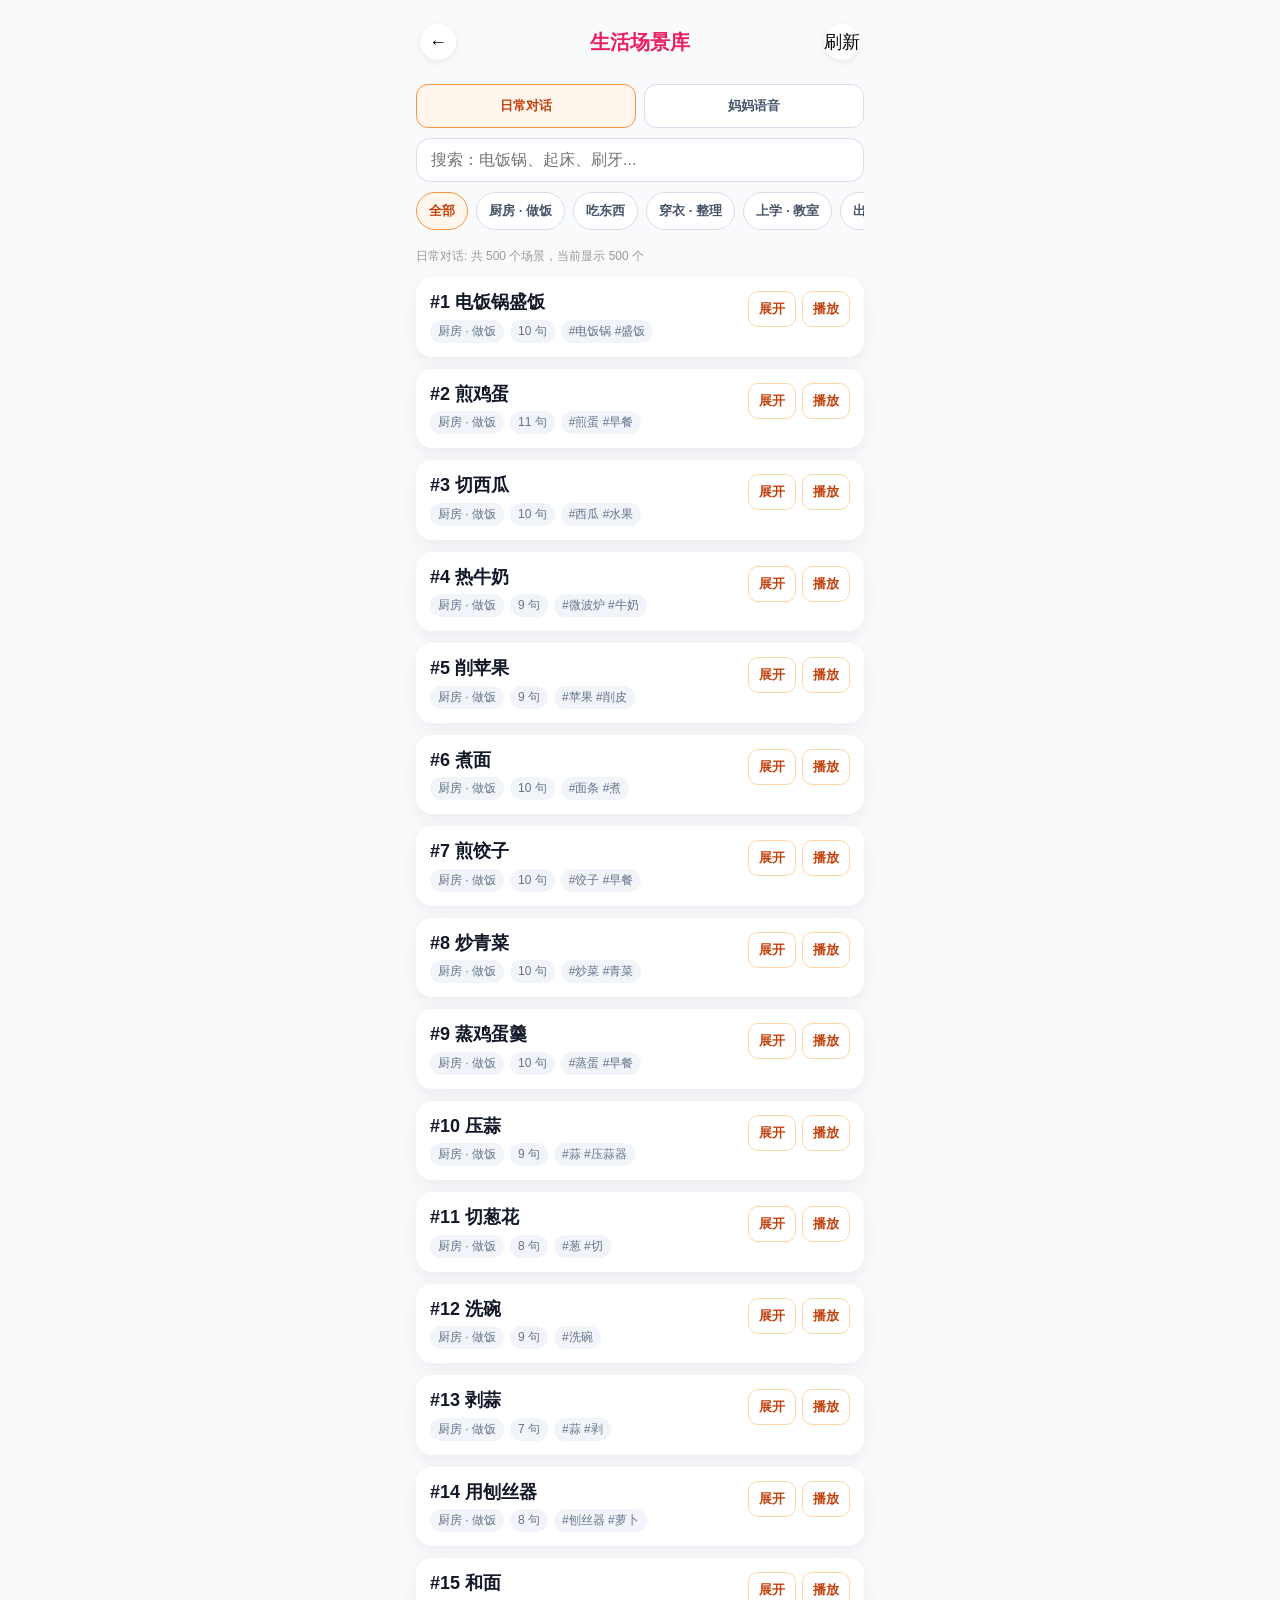
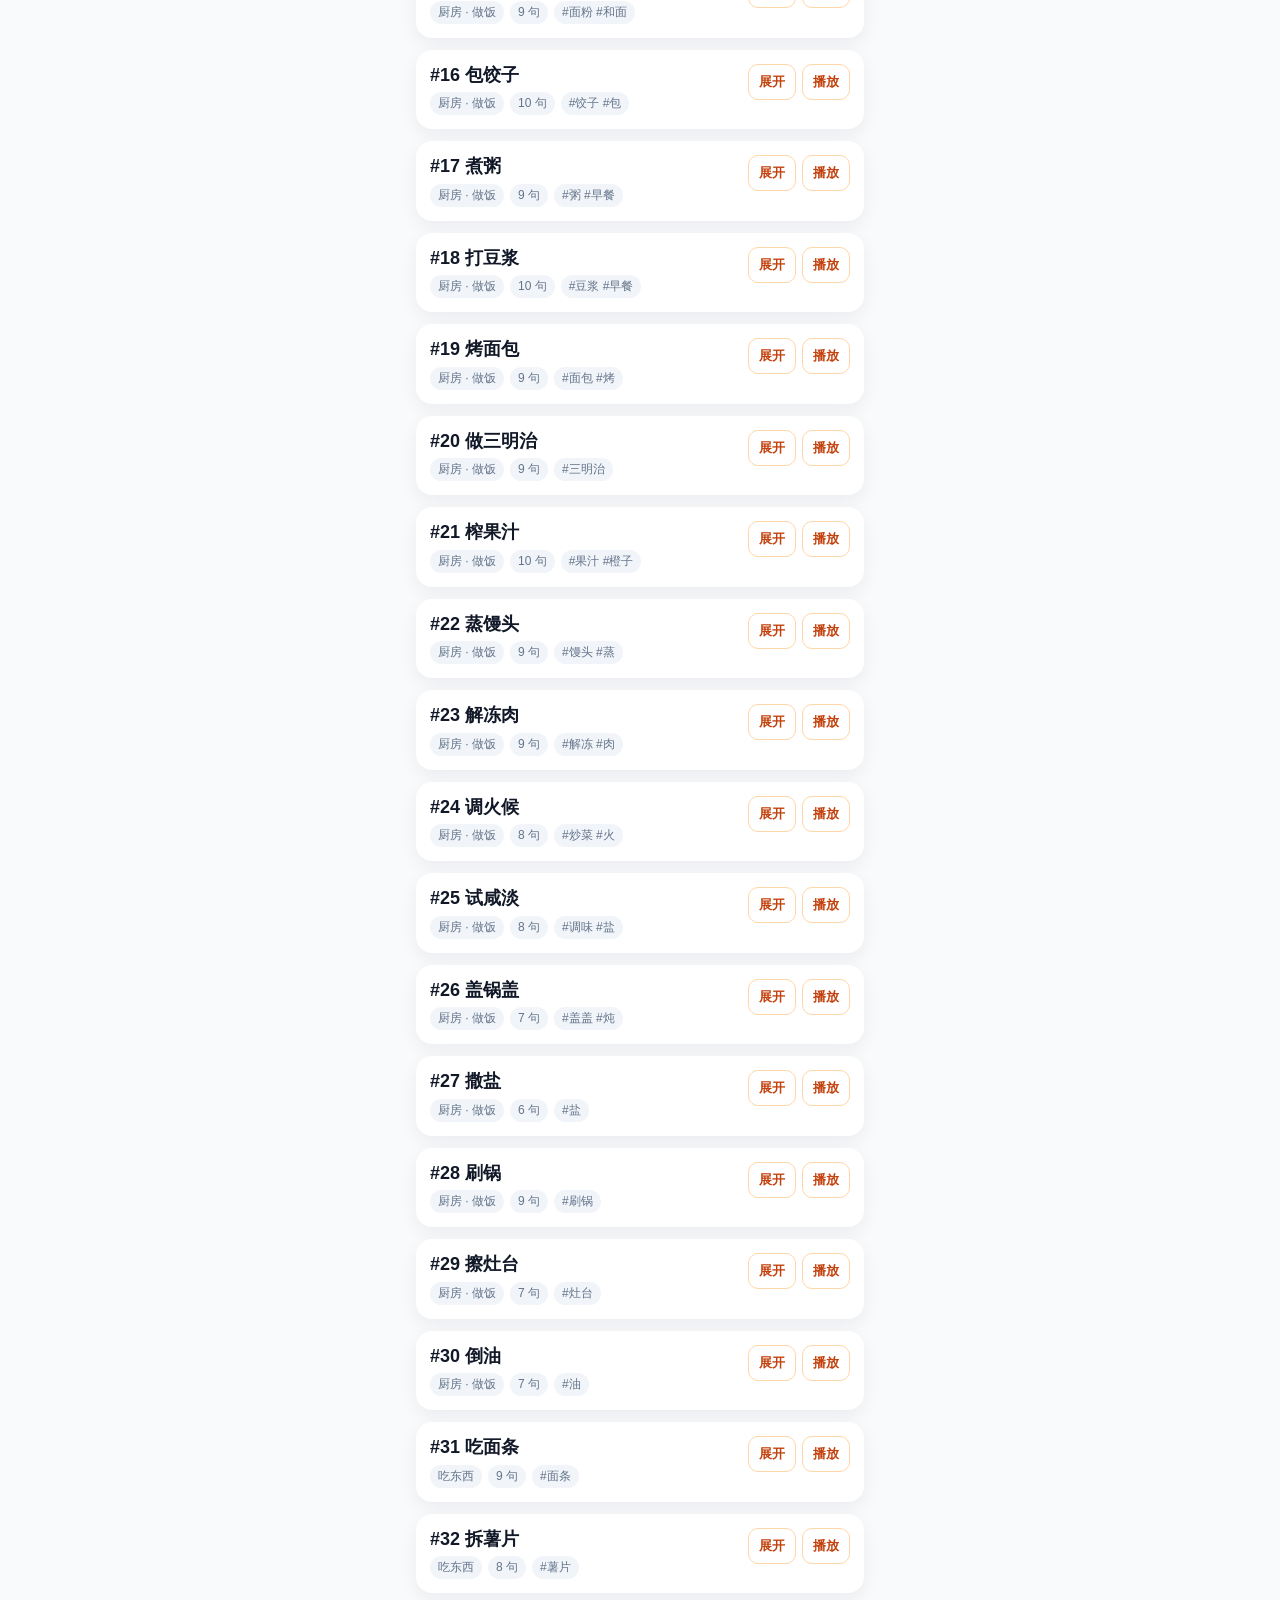
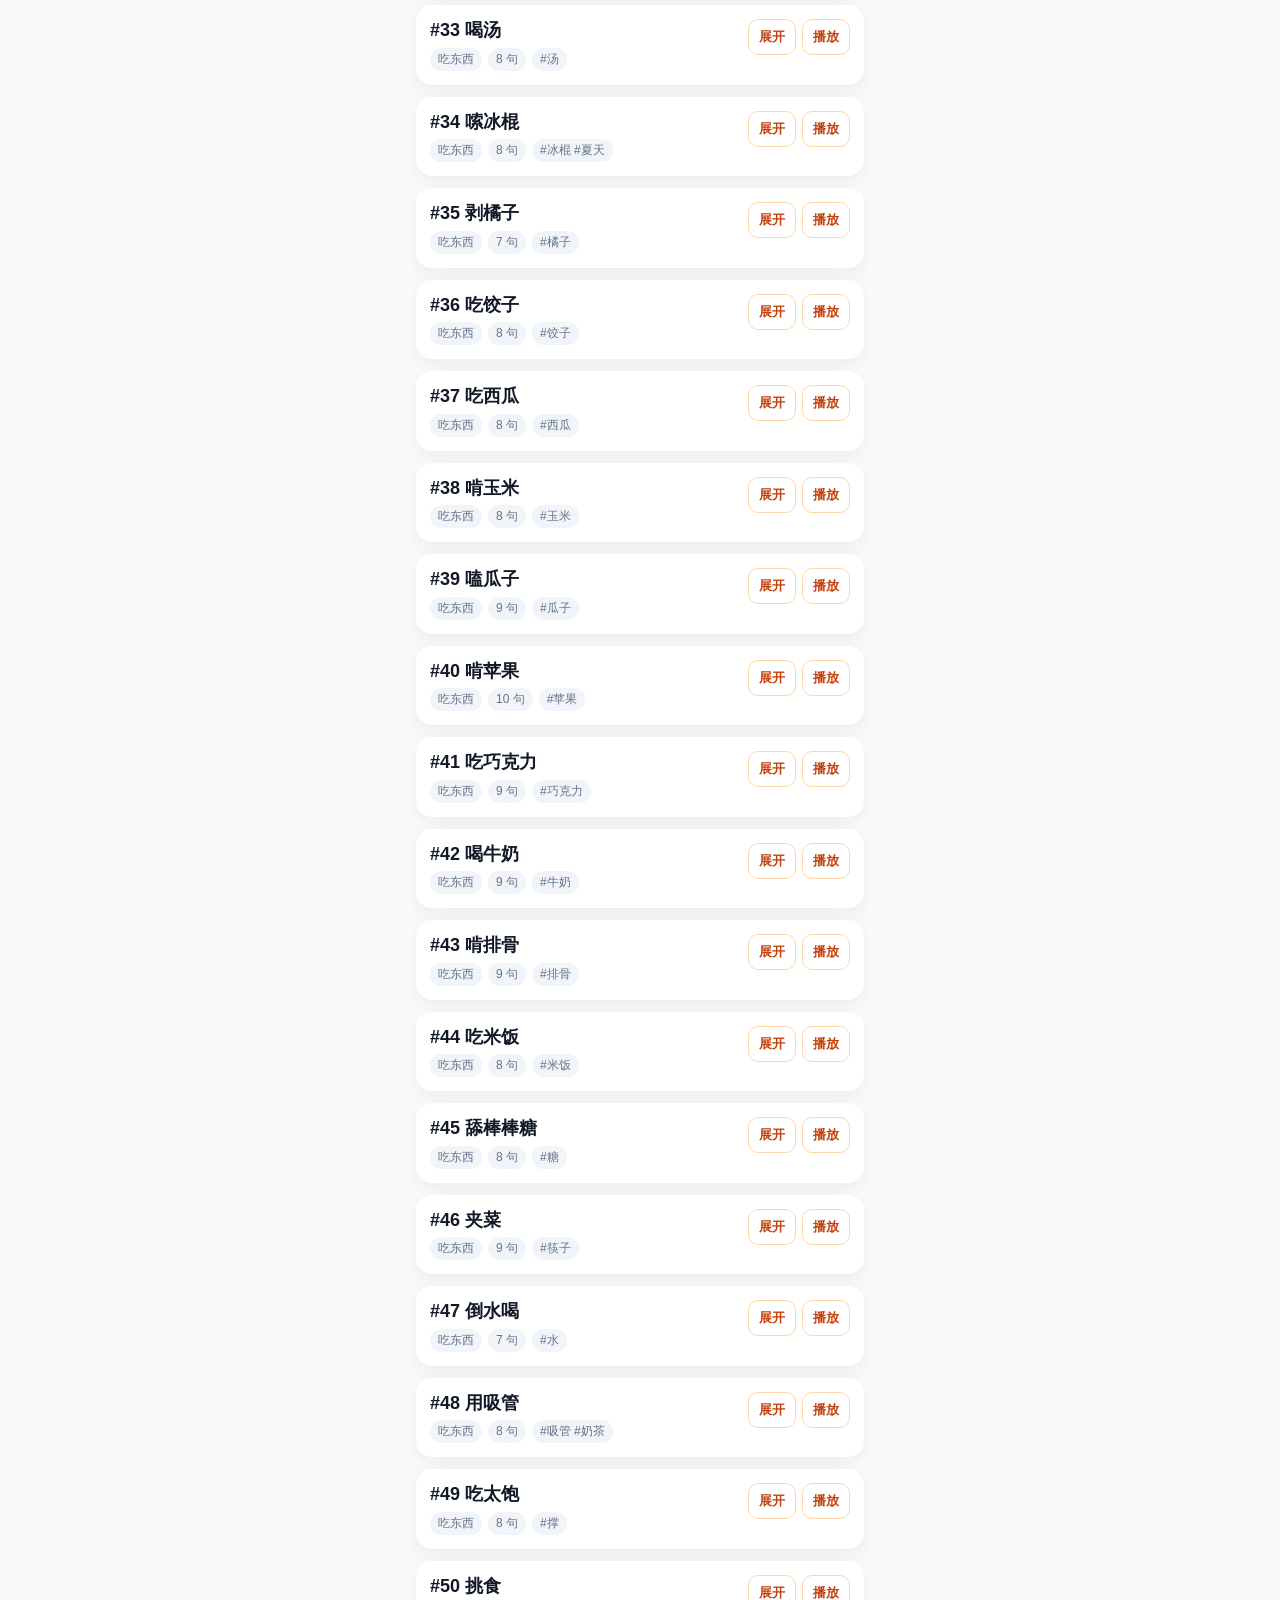
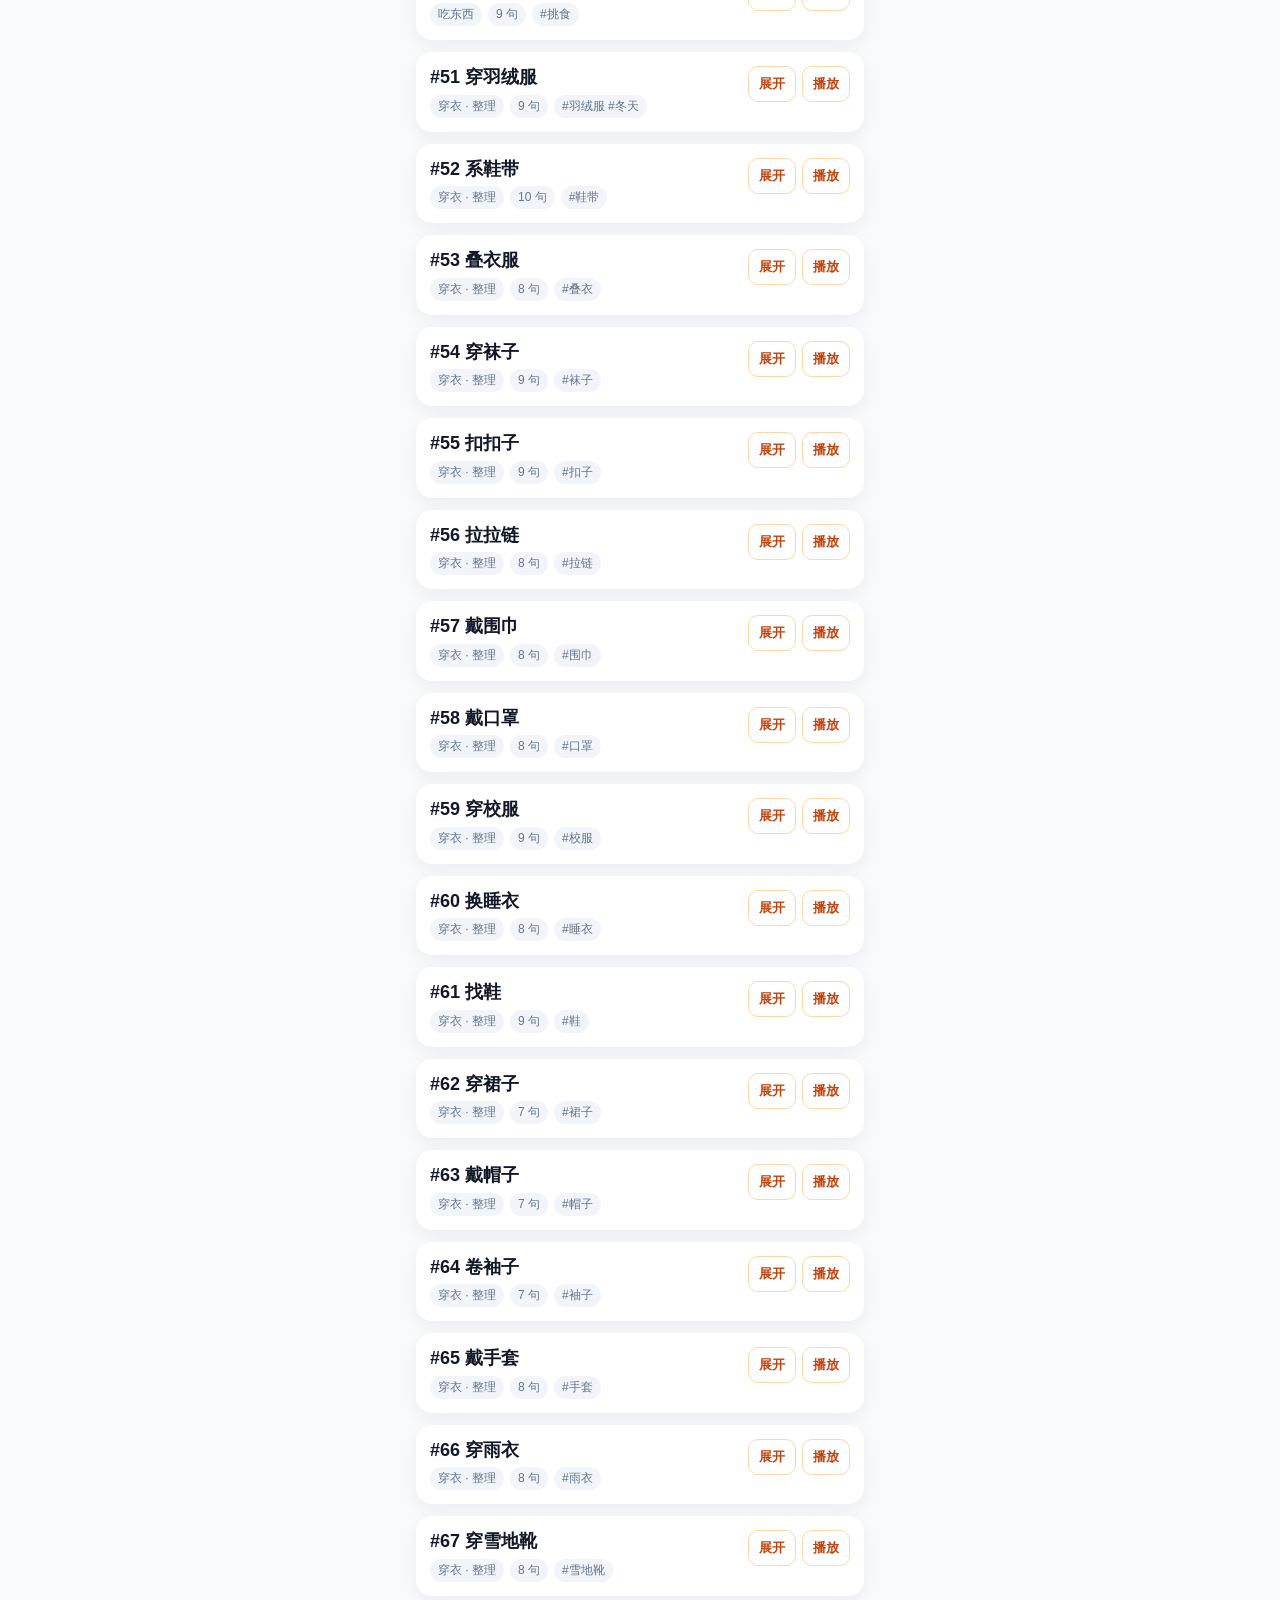
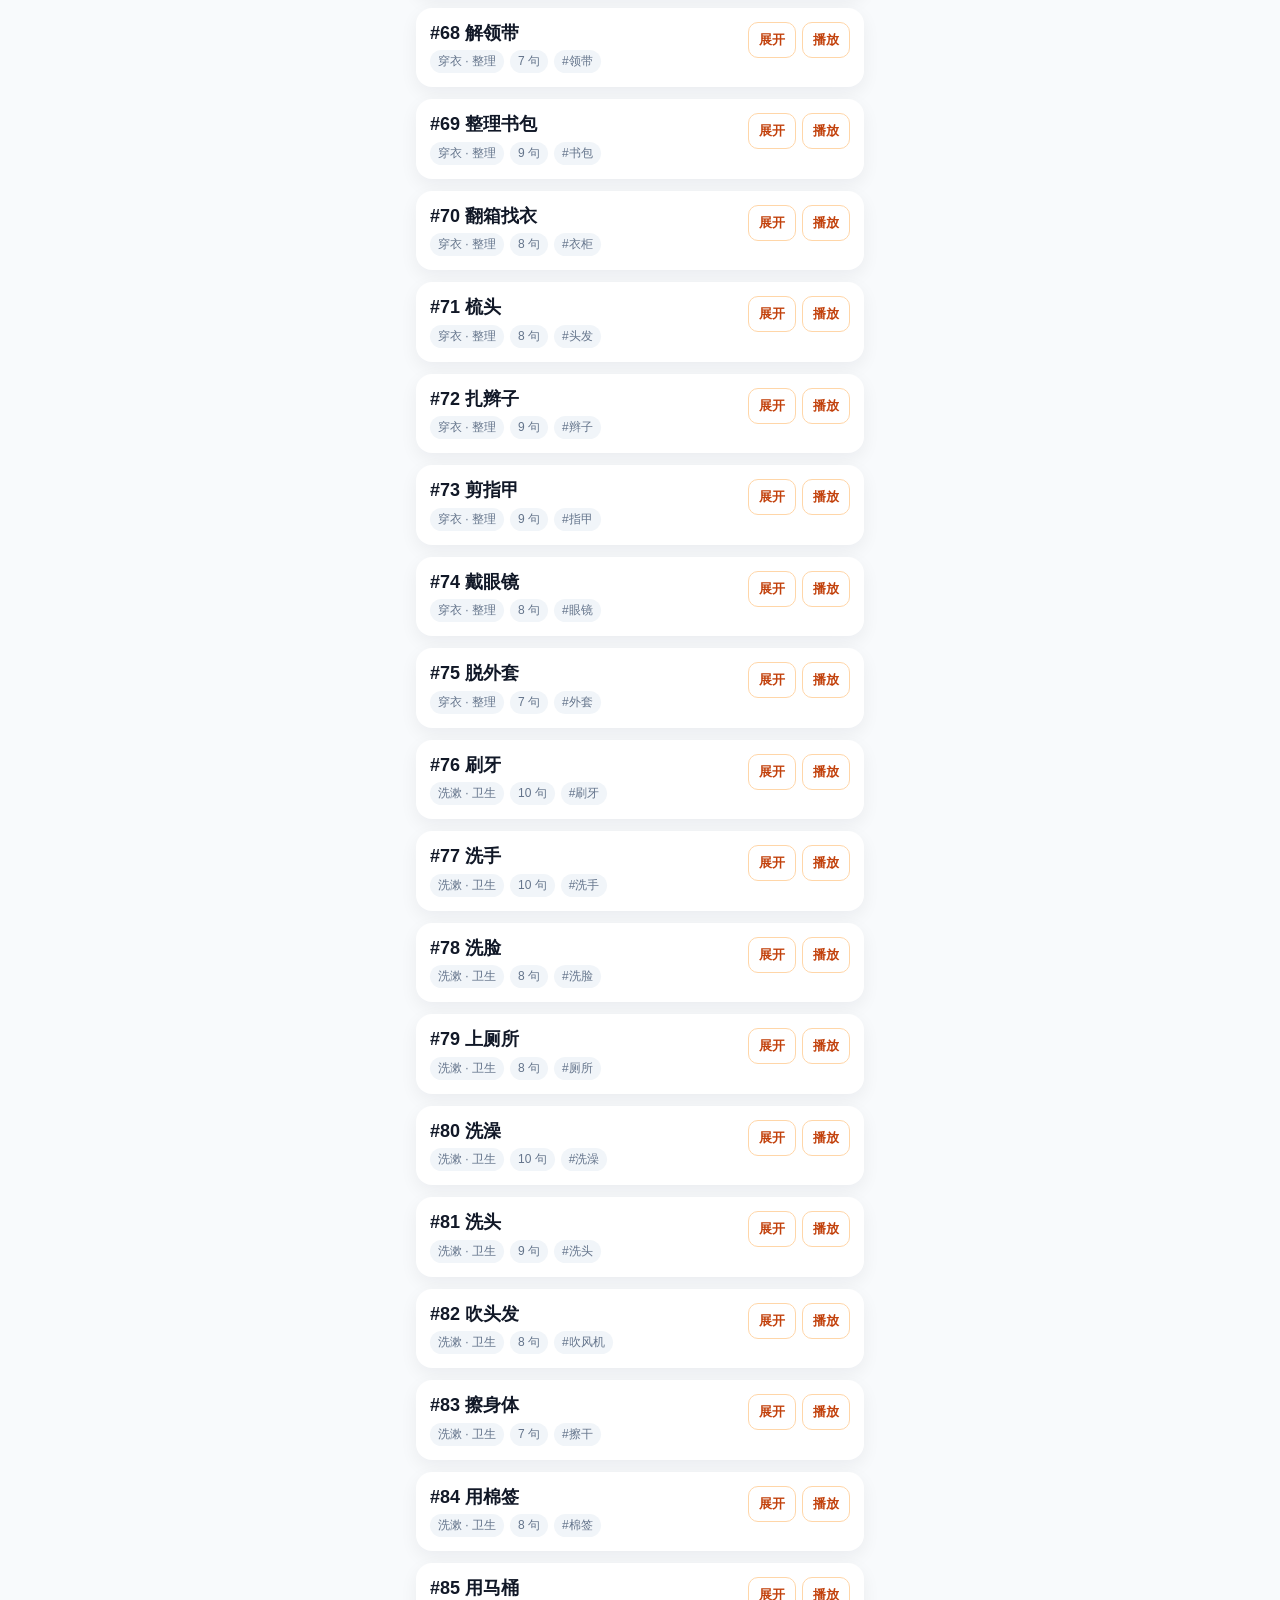
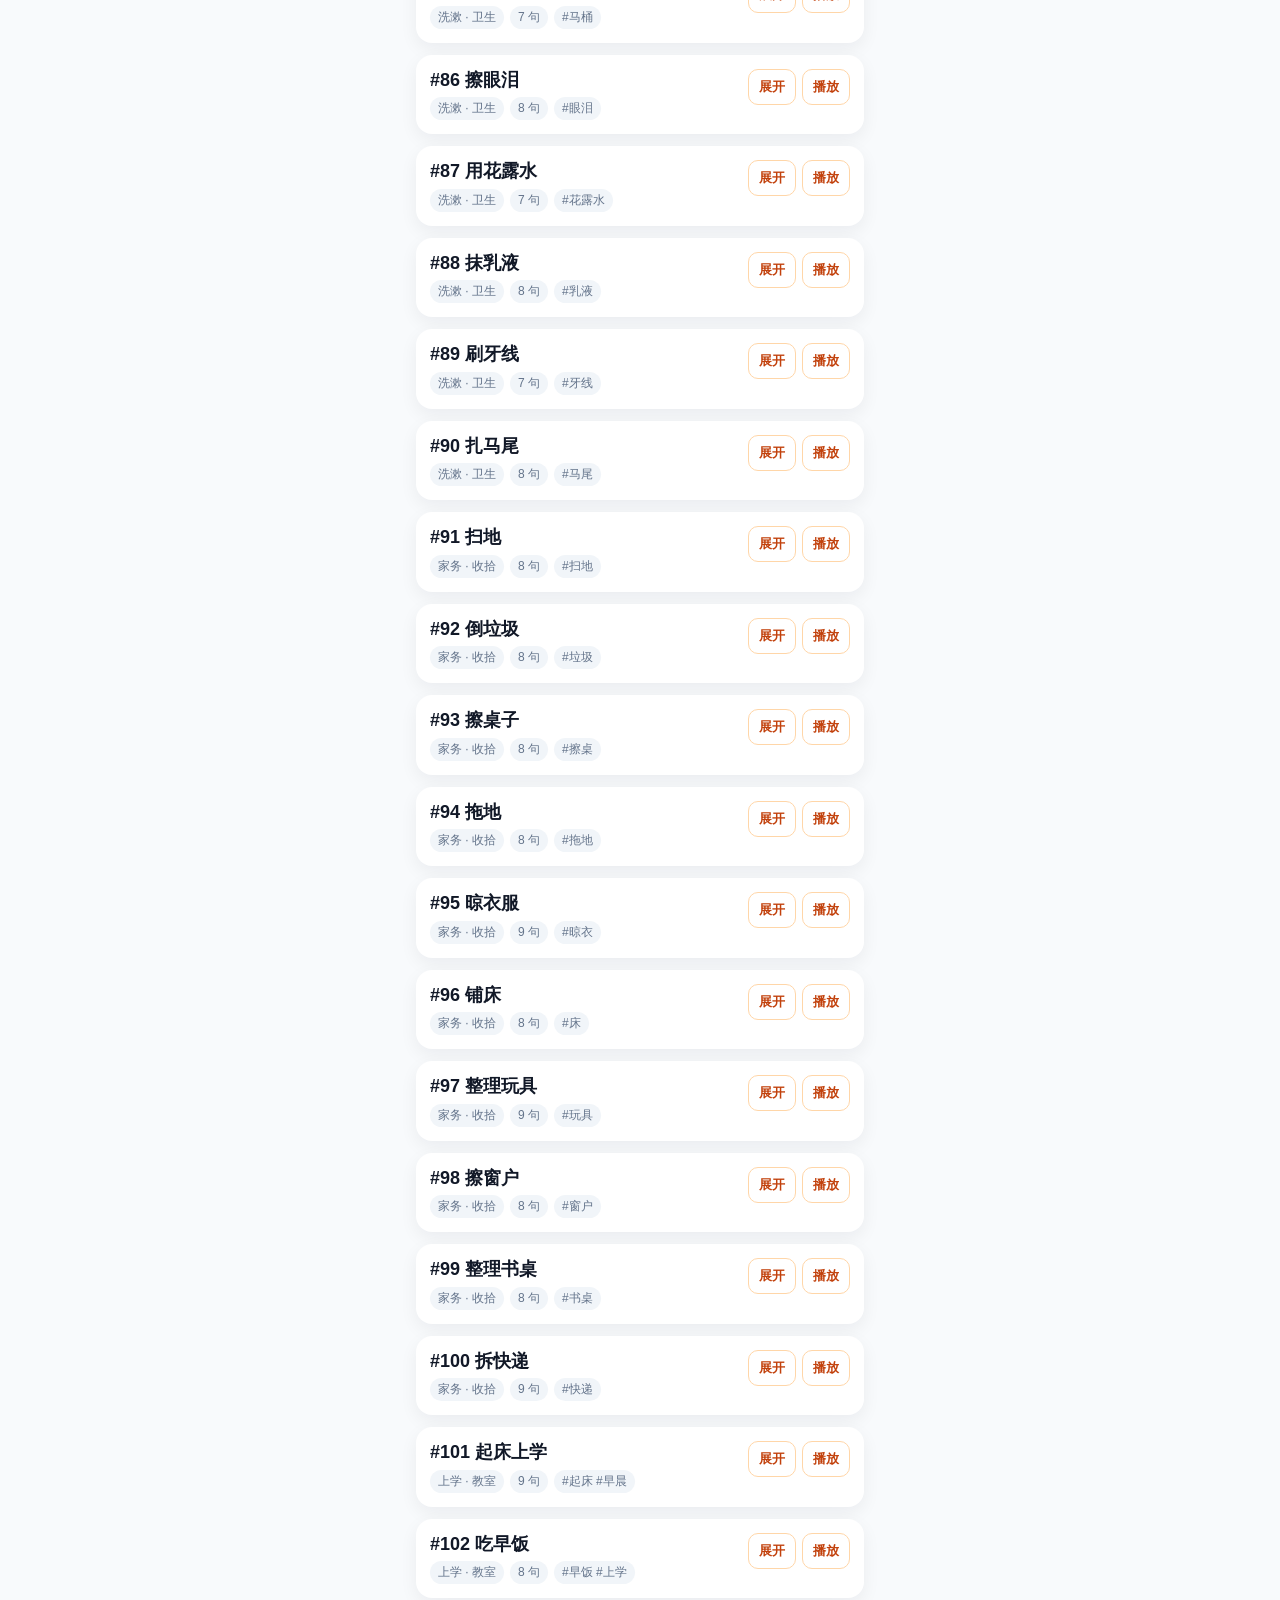
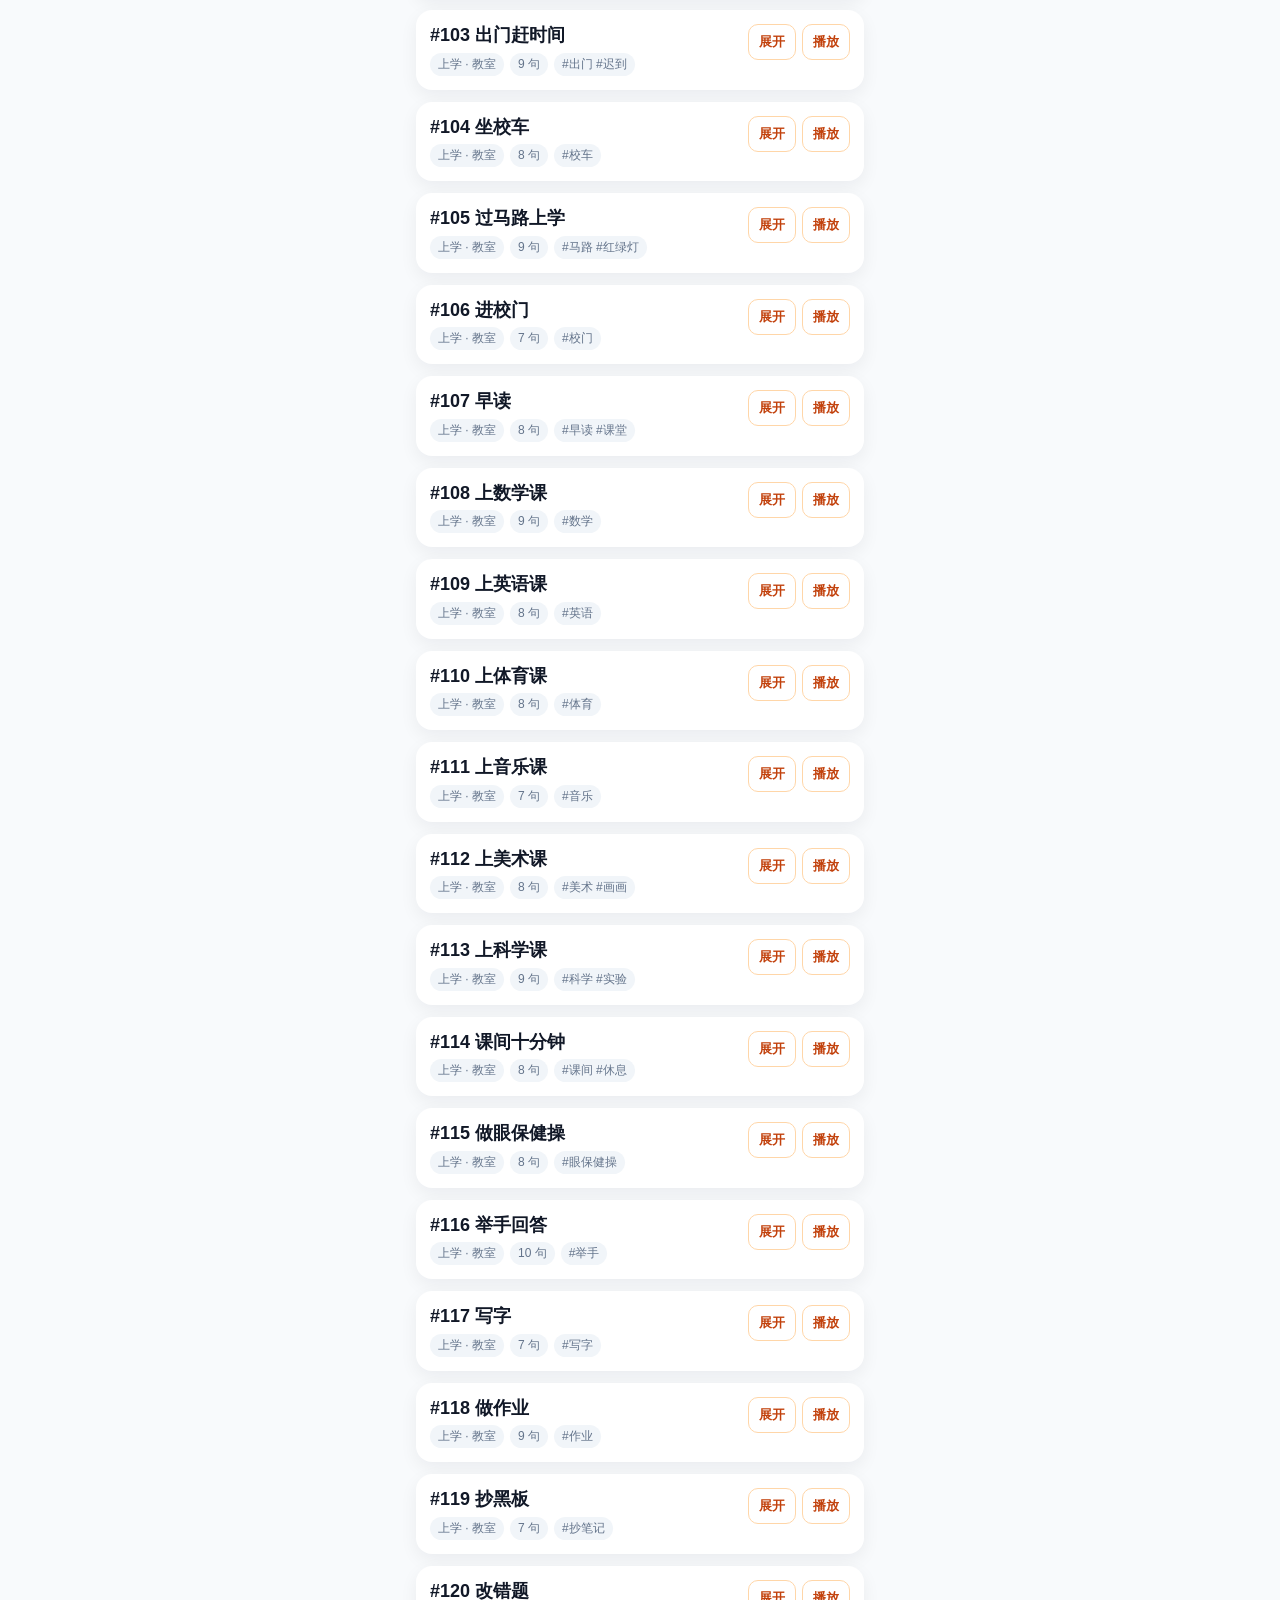
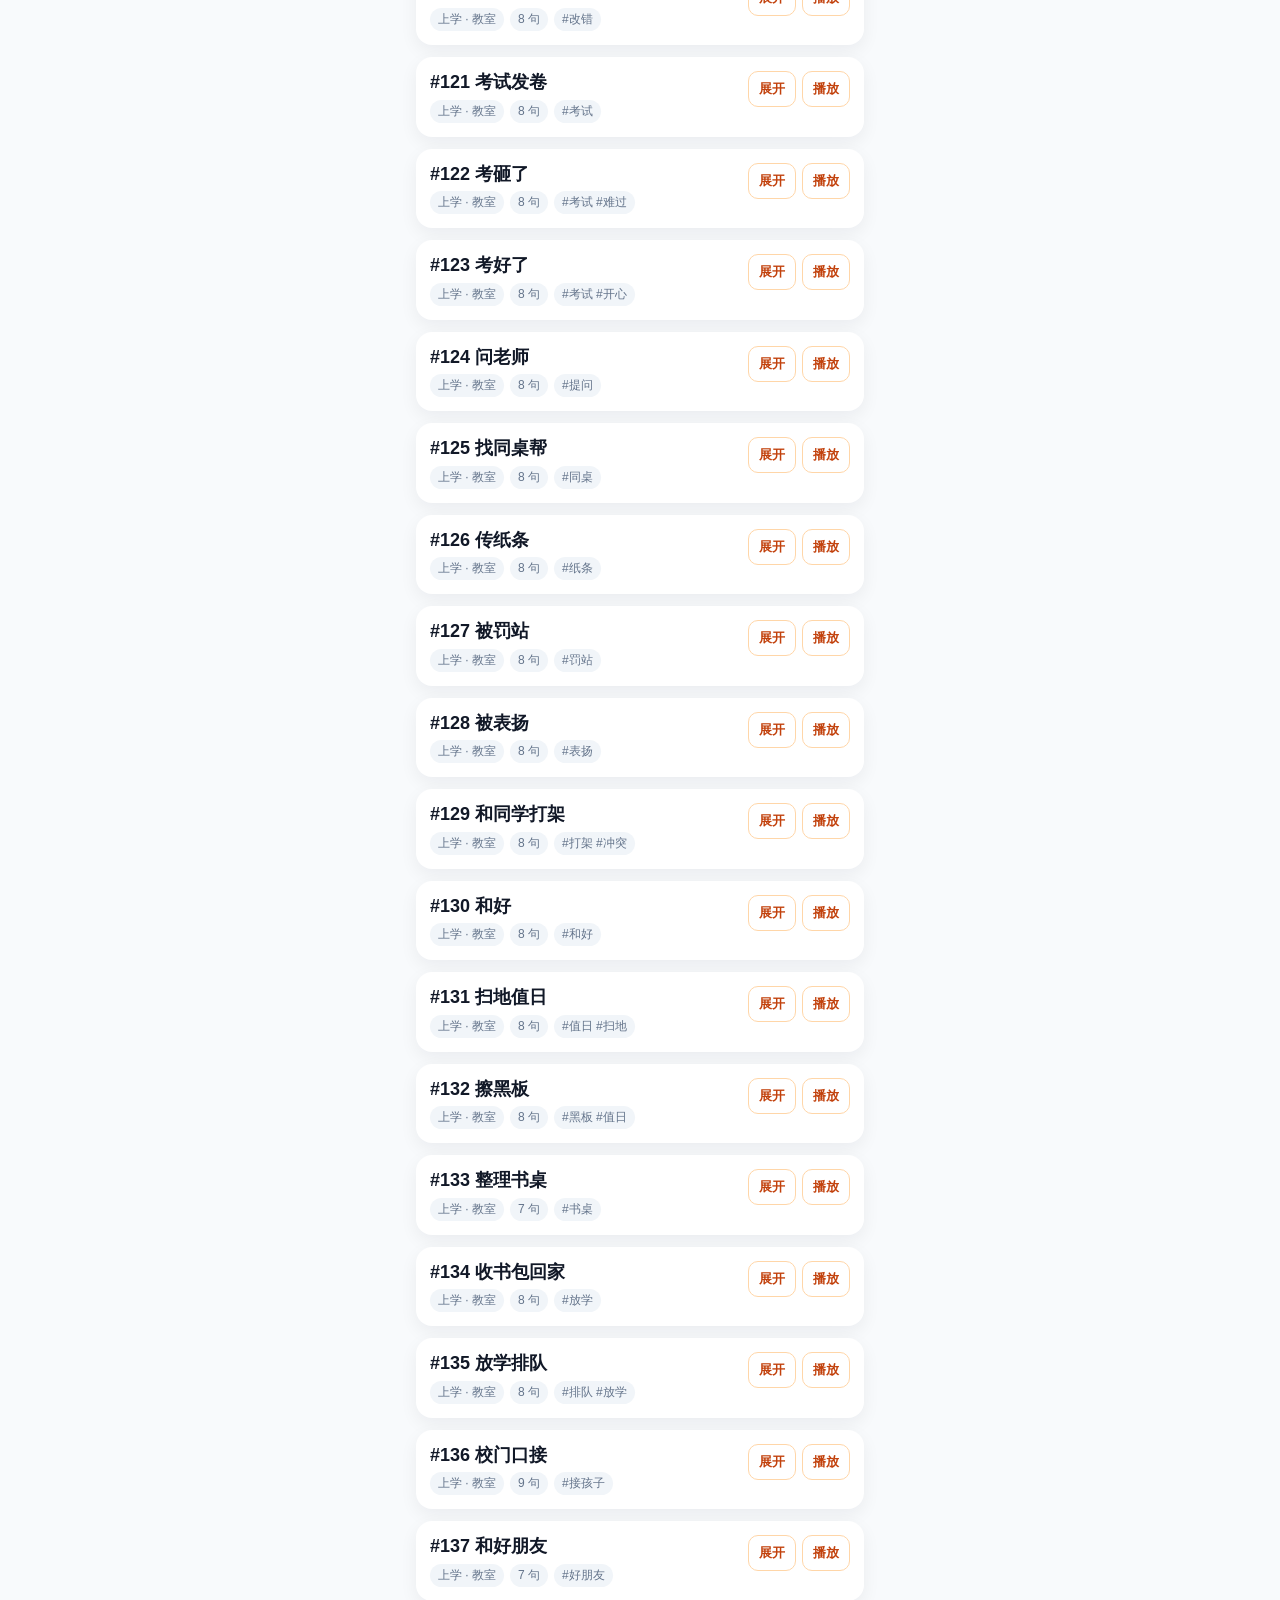
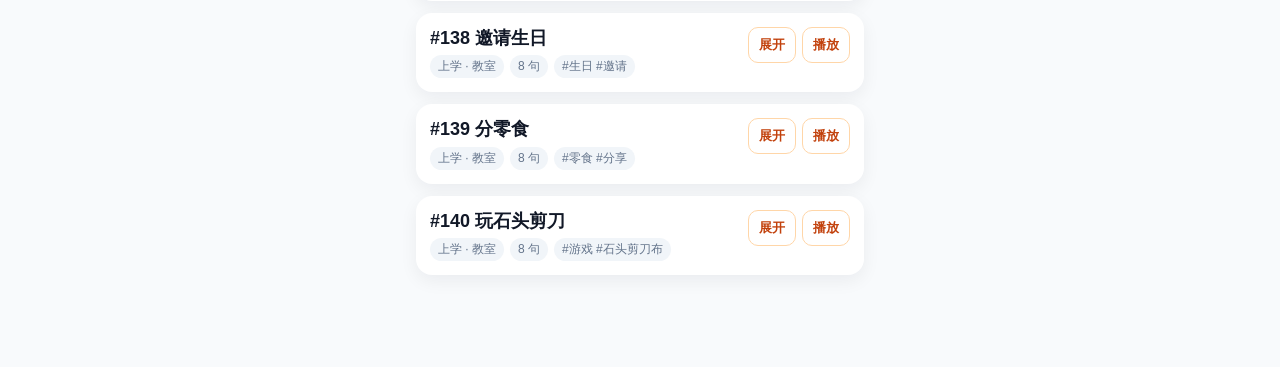
<file: pages/scenes2.html>
<!DOCTYPE html>
<html lang="zh-CN">
<head>
<meta charset="UTF-8">
<meta name="viewport" content="width=device-width, initial-scale=1, maximum-scale=1">
<title>生活场景库</title>
<link rel="stylesheet" href="../css/style.css">
<style>
  body { background: #f8fafc; }
  .phase-switch {
    display: grid;
    grid-template-columns: 1fr 1fr;
    gap: 8px;
    margin-bottom: 10px;
  }
  .phase-switch button {
    border: 1px solid #d8dee9;
    border-radius: 12px;
    background: #fff;
    color: #475569;
    padding: 12px 8px;
    font-weight: 900;
  }
  .phase-switch button.active {
    border-color: #fb923c;
    background: #fff7ed;
    color: #c2410c;
  }
  .scene-toolbar {
    position: sticky;
    top: 0;
    z-index: 3;
    background: rgba(248,250,252,.96);
    padding: 8px 0 12px;
  }
  .search {
    width: 100%;
    border: 1px solid #d8dee9;
    border-radius: 14px;
    padding: 12px 14px;
    font-size: 16px;
    outline: none;
    background: white;
  }
  .tabs {
    display: flex;
    gap: 8px;
    overflow-x: auto;
    padding: 10px 0 2px;
  }
  .tabs button {
    flex: 0 0 auto;
    border: 1px solid #d8dee9;
    border-radius: 999px;
    background: white;
    padding: 9px 12px;
    color: #475569;
    font-weight: 700;
  }
  .tabs button.active {
    background: #fff7ed;
    border-color: #fb923c;
    color: #c2410c;
  }
  .scene-card {
    background: white;
    border-radius: 16px;
    padding: 14px;
    margin-bottom: 12px;
    box-shadow: 0 6px 18px rgba(15,23,42,.06);
  }
  .scene-head {
    display: flex;
    gap: 10px;
    align-items: flex-start;
    justify-content: space-between;
  }
  .scene-title {
    font-size: 18px;
    font-weight: 900;
    color: #111827;
    line-height: 1.25;
  }
  .scene-meta {
    display: flex;
    gap: 6px;
    flex-wrap: wrap;
    margin-top: 6px;
    color: #64748b;
    font-size: 12px;
  }
  .pill {
    border-radius: 999px;
    background: #f1f5f9;
    padding: 3px 8px;
  }
  .pill.mode { background: #ecfeff; color: #0e7490; font-weight: 800; }
  .scene-actions {
    display: flex;
    gap: 6px;
    flex-shrink: 0;
  }
  .scene-actions button {
    border: 1px solid #ffd6a8;
    background: #fff;
    color: #c2410c;
    border-radius: 10px;
    padding: 8px 10px;
    font-weight: 800;
  }
  .scene-lines {
    display: none;
    margin-top: 12px;
    border-top: 1px solid #edf2f7;
    padding-top: 8px;
  }
  .scene-card.open .scene-lines { display: block; }
  .line {
    display: grid;
    grid-template-columns: 56px 1fr auto;
    gap: 6px;
    padding: 8px 0;
    border-bottom: 1px solid #f1f5f9;
    align-items: start;
  }
  .role {
    font-size: 12px;
    font-weight: 900;
  }
  .role.mom { color: #b45309; }
  .role.dad { color: #1d4ed8; }
  .role.sister { color: #be185d; }
  .role.brother { color: #047857; }
  .role.grandma, .role.grandpa { color: #7c3aed; }
  .en {
    font-size: 15px;
    font-weight: 800;
    color: #1f2937;
    line-height: 1.35;
  }
  .zh {
    margin-top: 2px;
    color: #64748b;
    font-size: 13px;
    line-height: 1.4;
  }
  .empty {
    text-align: center;
    color: #64748b;
    padding: 40px 16px;
  }
</style>
</head>
<body>
<div class="wrap">
  <div class="top">
    <button class="icon-btn" onclick="location.href='../index.html?v=20260524-scenes2-mobile2'">←</button>
    <h1>生活场景库</h1>
    <button class="icon-btn" onclick="render()">刷新</button>
  </div>

  <div class="scene-toolbar">
    <div class="phase-switch">
      <button id="phase1Btn" onclick="setPhase('phase1')">日常对话</button>
      <button id="phase2Btn" onclick="setPhase('phase2')">妈妈语音</button>
    </div>
    <input class="search" id="search" placeholder="搜索：电饭锅、起床、刷牙..." oninput="render()">
    <div class="tabs" id="tabs"></div>
  </div>

  <div class="tiny" id="summary" style="margin:4px 0 12px;"></div>
  <div id="list"></div>
</div>

<script src="../js/core.js?v=20260530-listen"></script>
<script src="../js/shadow-widget.js?v=20260530-listen"></script>
<script src="../data/scenes.js?v=20260530-listen"></script>
<script src="../data/scenes2.js?v=20260530-listen"></script>
<script>
let activePhase = 'phase1';
let currentCategory = 'all';
let playing = false;
let currentAudio = null;
let sceneAudio = new Audio();
sceneAudio.setAttribute('playsinline', '');

const roleNames = {
  mom: '妈妈',
  dad: '爸爸',
  sister: '姐姐',
  brother: '弟弟',
  teacher: '老师',
  doctor: '医生',
  grandma: '奶奶',
  grandpa: '爷爷',
  classmate: '同学',
  kid: '孩子'
};

const fallbackVoices = {
  mom: 'shimmer',
  dad: 'onyx',
  sister: 'coral',
  brother: 'echo',
  grandma: 'nova',
  grandpa: 'onyx',
  teacher: 'sage',
  kid: 'echo'
};

function activeLibrary() {
  if (activePhase === 'phase2') {
    const cats = {};
    (window.CATEGORIES2 || []).forEach((cat) => { cats[cat.id] = cat.label; });
    return {
      phase: 'phase2',
      label: '妈妈语音',
      scenes: window.SCENES2 || [],
      categories: cats,
      defaultSpeakers: window.DEFAULT_SPEAKERS2 || {}
    };
  }
  return {
    phase: 'phase1',
    label: '日常对话',
    scenes: (window.SCENES && window.SCENES.scenes) || [],
    categories: (window.SCENES && window.SCENES.categories) || {},
    defaultSpeakers: (window.SCENES && window.SCENES.defaultSpeakers) || {}
  };
}

function setPhase(phase) {
  activePhase = phase;
  currentCategory = 'all';
  document.getElementById('search').value = '';
  render();
}

function categories() {
  return Object.entries(activeLibrary().categories || {});
}

function renderTabs() {
  const tabs = document.getElementById('tabs');
  const items = [['all', '全部'], ...categories()];
  tabs.innerHTML = items.map(([key, label]) =>
    `<button class="${key === currentCategory ? 'active' : ''}" onclick="setCategory('${key}')">${label}</button>`
  ).join('');
}

function setCategory(category) {
  currentCategory = category;
  render();
}

function filteredScenes() {
  const lib = activeLibrary();
  const q = document.getElementById('search').value.trim().toLowerCase();
  return lib.scenes.filter((scene) => {
    if (currentCategory !== 'all' && scene.category !== currentCategory) return false;
    if (!q) return true;
    const text = [
      scene.title,
      scene.category,
      ...(scene.tags || []),
      ...(scene.sentences || []).flatMap((s) => [s.en, s.zh, s.speaker])
    ].join(' ').toLowerCase();
    return text.includes(q);
  });
}

function render() {
  const lib = activeLibrary();
  document.getElementById('phase1Btn').classList.toggle('active', activePhase === 'phase1');
  document.getElementById('phase2Btn').classList.toggle('active', activePhase === 'phase2');
  renderTabs();
  const scenes = filteredScenes();
  document.getElementById('summary').textContent =
    `${lib.label}: 共 ${lib.scenes.length} 个场景，当前显示 ${scenes.length} 个`;
  const list = document.getElementById('list');
  if (!scenes.length) {
    list.innerHTML = '<div class="empty">没有找到这个场景</div>';
    return;
  }
  list.innerHTML = scenes.slice(0, 140).map(sceneCard).join('');
}

function modeLabel(scene) {
  if (activePhase !== 'phase2') return '';
  if (scene.mode === 'duo') return '💬 母子对话';
  return '🗣️ 妈妈独白';
}

function sceneCard(scene) {
  const lib = activeLibrary();
  const category = (lib.categories || {})[scene.category] || scene.category || '生活场景';
  const tags = (scene.tags || []).map((tag) => `#${tag}`).join(' ');
  const mode = modeLabel(scene);
  return `<div class="scene-card" id="scene_${activePhase}_${scene.id}">
    <div class="scene-head">
      <div>
        <div class="scene-title">#${scene.id} ${scene.title}</div>
        <div class="scene-meta">
          ${mode ? `<span class="pill mode">${mode}</span>` : ''}
          <span class="pill">${category}</span>
          <span class="pill">${(scene.sentences || []).length} 句</span>
          ${tags ? `<span class="pill">${tags}</span>` : ''}
        </div>
      </div>
      <div class="scene-actions">
        <button onclick="toggleScene(${scene.id})">展开</button>
        <button onclick="playScene(${scene.id})">播放</button>
      </div>
    </div>
    <div class="scene-lines">
      ${(scene.sentences || []).map((s) => `<div class="line" data-speaker="${s.speaker || ''}" data-type="${s.type || 'neutral'}">
        <div class="role ${s.speaker || ''}">${roleNames[s.speaker] || s.speaker || ''}</div>
        <div>
          <div class="en">${s.en}</div>
          <div class="zh">${s.zh}</div>
        </div>
        <div class="line-actions">
          <button class="line-listen" data-en="${(s.en || '').replace(/"/g, '&quot;')}" onclick="ShadowMic.listen(this, false)" title="听一遍">🔊</button>
          <button class="line-slow" data-en="${(s.en || '').replace(/"/g, '&quot;')}" onclick="ShadowMic.listen(this, true)" title="慢速听">🐢</button>
          <button class="line-mic" data-en="${(s.en || '').replace(/"/g, '&quot;')}" onclick="ShadowMic.onClick(this)" title="跟读这句">🎤</button>
        </div>
      </div>`).join('')}
    </div>
  </div>`;
}

function toggleScene(id) {
  const card = document.getElementById(`scene_${activePhase}_${id}`);
  if (!card) return;
  card.classList.toggle('open');
}

function userVoiceFor(speaker) {
  if (!speaker) return '';
  const phaseKey = `scene_voice_${activePhase}_${speaker}`;
  const genericKey = `scene_voice_${speaker}`;
  try {
    return localStorage.getItem(phaseKey) || localStorage.getItem(genericKey) || '';
  } catch {
    return '';
  }
}

function silentWav() {
  return '[data-uri]';
}

async function unlockSceneAudio() {
  try {
    sceneAudio.pause();
    sceneAudio.src = silentWav();
    sceneAudio.currentTime = 0;
    await sceneAudio.play();
    sceneAudio.pause();
    sceneAudio.currentTime = 0;
  } catch (e) {
    console.warn('mobile audio unlock failed', e);
  }
}

function voiceFor(speaker) {
  const lib = activeLibrary();
  return userVoiceFor(speaker)
    || (lib.defaultSpeakers && lib.defaultSpeakers[speaker])
    || fallbackVoices[speaker]
    || 'shimmer';
}

function instructionsFor(sentence) {
  if (activePhase === 'phase2') return '';
  return '';
}

async function speakSentence(sentence) {
  const voice = voiceFor(sentence.speaker);
  if (!DE.Config || !DE.Config.isReady()) throw new Error('??????? Worker ?????');
  const resp = await fetch(DE.Config.workerUrl.replace(/\/$/, '') + '/tts', {
    method: 'POST',
    headers: { 'Content-Type': 'application/json' },
    body: JSON.stringify({
      text: sentence.en,
      voice_id: voice,
      voice,
      emotion: sentence.type || 'neutral',
      password: DE.Config.password,
    }),
  });
  if (!resp.ok) {
    const detail = await resp.text();
    throw new Error('TTS ' + resp.status + ': ' + detail.slice(0, 120));
  }
  const blob = await resp.blob();
  const url = URL.createObjectURL(blob);
  await new Promise((resolve) => {
    sceneAudio.pause();
    sceneAudio.src = url;
    sceneAudio.currentTime = 0;
    currentAudio = sceneAudio;
    sceneAudio.onended = resolve;
    sceneAudio.onerror = resolve;
    const playPromise = sceneAudio.play();
    if (playPromise && playPromise.catch) {
      playPromise.catch((err) => {
        console.warn('scene audio play blocked', err);
        resolve();
      });
    }
  });
  URL.revokeObjectURL(url);
  currentAudio = null;
}

async function playScene(id) {
  if (playing) {
    try { if (currentAudio) currentAudio.pause(); } catch {}
    try { if (sceneAudio) sceneAudio.pause(); } catch {}
    try { if (DE.TTS && DE.TTS.stop) DE.TTS.stop(); } catch {}
    playing = false;
    return;
  }
  await unlockSceneAudio();
  const lib = activeLibrary();
  const scene = lib.scenes.find((s) => s.id === id);
  if (!scene) return;
  const card = document.getElementById(`scene_${activePhase}_${id}`);
  if (card) card.classList.add('open');
  if (!DE.Config.isReady()) {
    alert('请先在首页设置 Worker 地址和密码，才能播放声音。');
    return;
  }
  playing = true;
  try {
    for (const sentence of scene.sentences || []) {
      if (!playing) break;
      await speakSentence(sentence);
      await new Promise((resolve) => setTimeout(resolve, 80));
    }
  } catch (e) {
    alert('播放失败：' + e.message);
  } finally {
    playing = false;
  }
}

render();
</script>
</body>
</html>
</file>
<file: css/style.css>
* { box-sizing: border-box; margin: 0; padding: 0; -webkit-tap-highlight-color: transparent; }
html, body { font-family: -apple-system, BlinkMacSystemFont, 'Helvetica Neue', sans-serif; background: linear-gradient(135deg, #FFE5EC 0%, #FFF5E1 100%); min-height: 100vh; color: #333; }
.wrap { max-width: 480px; margin: 0 auto; padding: 16px; min-height: 100vh; padding-bottom: 80px; }
.top { display: flex; justify-content: space-between; align-items: center; padding: 8px 4px 16px; }
.top h1 { font-size: 20px; color: #E91E63; }
.icon-btn { background: white; border: none; width: 36px; height: 36px; border-radius: 50%; font-size: 18px; box-shadow: 0 2px 6px rgba(0,0,0,.08); cursor: pointer; }
.card { background: white; border-radius: 20px; padding: 20px; box-shadow: 0 4px 16px rgba(0,0,0,.06); margin-bottom: 16px; }
.day-hero { background: linear-gradient(135deg, #FF6B9D 0%, #FFA17A 100%); color: white; padding: 24px; border-radius: 24px; text-align: center; margin-bottom: 16px; }
.day-hero .day-num { font-size: 14px; opacity: .9; }
.day-hero .day-theme { font-size: 26px; font-weight: 700; margin: 6px 0; }
.day-hero .day-desc { font-size: 13px; opacity: .9; }
.streak-row { display: flex; justify-content: space-around; padding: 14px 0; background: white; border-radius: 16px; margin-bottom: 16px; }
.streak-row .item { text-align: center; }
.streak-row .num { font-size: 24px; font-weight: 700; color: #E91E63; }
.streak-row .label { font-size: 11px; color: #999; margin-top: 2px; }
.big-btn { display: block; width: 100%; background: linear-gradient(135deg, #FF6B9D, #FFA17A); color: white; border: none; padding: 18px; border-radius: 18px; font-size: 18px; font-weight: 700; box-shadow: 0 6px 16px rgba(255,107,157,.35); cursor: pointer; margin: 16px 0; }
.big-btn:active { transform: scale(.98); }
.sub-btn { background: white; color: #E91E63; border: 2px solid #FFE5EC; padding: 12px; border-radius: 14px; font-size: 14px; cursor: pointer; width: 100%; margin-bottom: 8px; }

.progress { background: #FFE5EC; height: 8px; border-radius: 4px; overflow: hidden; margin-bottom: 12px; }
.progress > div { background: linear-gradient(90deg,#FF6B9D,#FFA17A); height: 100%; transition: width .3s; }
.step-row { display: flex; justify-content: space-between; margin: 16px 0; }
.step { flex: 1; text-align: center; padding: 8px 4px; font-size: 11px; color: #ccc; position: relative; }
.step.active { color: #E91E63; font-weight: 700; }
.step.done { color: #4CAF50; }
.step .dot { width: 28px; height: 28px; border-radius: 50%; background: #f0f0f0; margin: 0 auto 4px; display: flex; align-items: center; justify-content: center; font-size: 14px; }
.step.active .dot { background: #FF6B9D; color: white; }
.step.done .dot { background: #4CAF50; color: white; }

.sentence-en { font-size: 24px; font-weight: 700; line-height: 1.4; text-align: center; margin: 24px 0 12px; color: #222; }
.sentence-zh { font-size: 16px; color: #888; text-align: center; padding: 12px; background: #F5F5F5; border-radius: 12px; margin: 12px 0; cursor: pointer; user-select: none; min-height: 48px; display: flex; align-items: center; justify-content: center; }
.sentence-zh.hidden { color: transparent; background: #FFE5EC; }
.sentence-zh.hidden::after { content: '👆 点击查看翻译'; color: #E91E63; font-size: 14px; }
.speaker-tag { display: inline-block; background: #FFF3E0; color: #FF9800; padding: 3px 10px; border-radius: 12px; font-size: 12px; margin-bottom: 8px; }

.mic-btn { display: block; width: 96px; height: 96px; border-radius: 50%; background: linear-gradient(135deg,#FF6B9D,#FFA17A); color: white; border: none; font-size: 40px; margin: 16px auto; box-shadow: 0 8px 24px rgba(255,107,157,.4); cursor: pointer; }
.mic-btn.listening { animation: pulse 1s infinite; background: #E91E63; }
@keyframes pulse { 0%,100%{transform:scale(1)} 50%{transform:scale(1.08)} }
.mic-hint { text-align: center; color: #999; font-size: 13px; margin-top: 4px; }

.result { padding: 16px; border-radius: 14px; margin: 12px 0; text-align: center; }
.result.pass { background: linear-gradient(135deg,#A8E6CF,#DCEDC8); color: #2E7D32; }
.result.fail { background: #FFEBEE; color: #C62828; }
.result .score { font-size: 36px; font-weight: 700; }
.result .heard { font-size: 13px; opacity: .85; margin-top: 6px; }

.calendar { display: grid; grid-template-columns: repeat(7, 1fr); gap: 6px; padding: 4px; }
.cal-cell { aspect-ratio: 1; border-radius: 8px; background: #F5F5F5; display: flex; align-items: center; justify-content: center; font-size: 11px; color: #aaa; }
.cal-cell.done { background: linear-gradient(135deg,#A8E6CF,#81C784); color: white; font-weight: 700; }
.cal-cell.today { box-shadow: 0 0 0 2px #FF6B9D; }

.form-row { margin-bottom: 12px; }
.form-row label { display: block; font-size: 13px; color: #666; margin-bottom: 6px; }
.form-row input { width: 100%; padding: 12px; border: 2px solid #FFE5EC; border-radius: 12px; font-size: 14px; outline: none; }
.form-row input:focus { border-color: #FF6B9D; }
.tiny { font-size: 12px; color: #999; margin-top: 6px; }
.ok-msg { color: #2E7D32; font-size: 13px; }
.err-msg { color: #C62828; font-size: 13px; }
</file>
